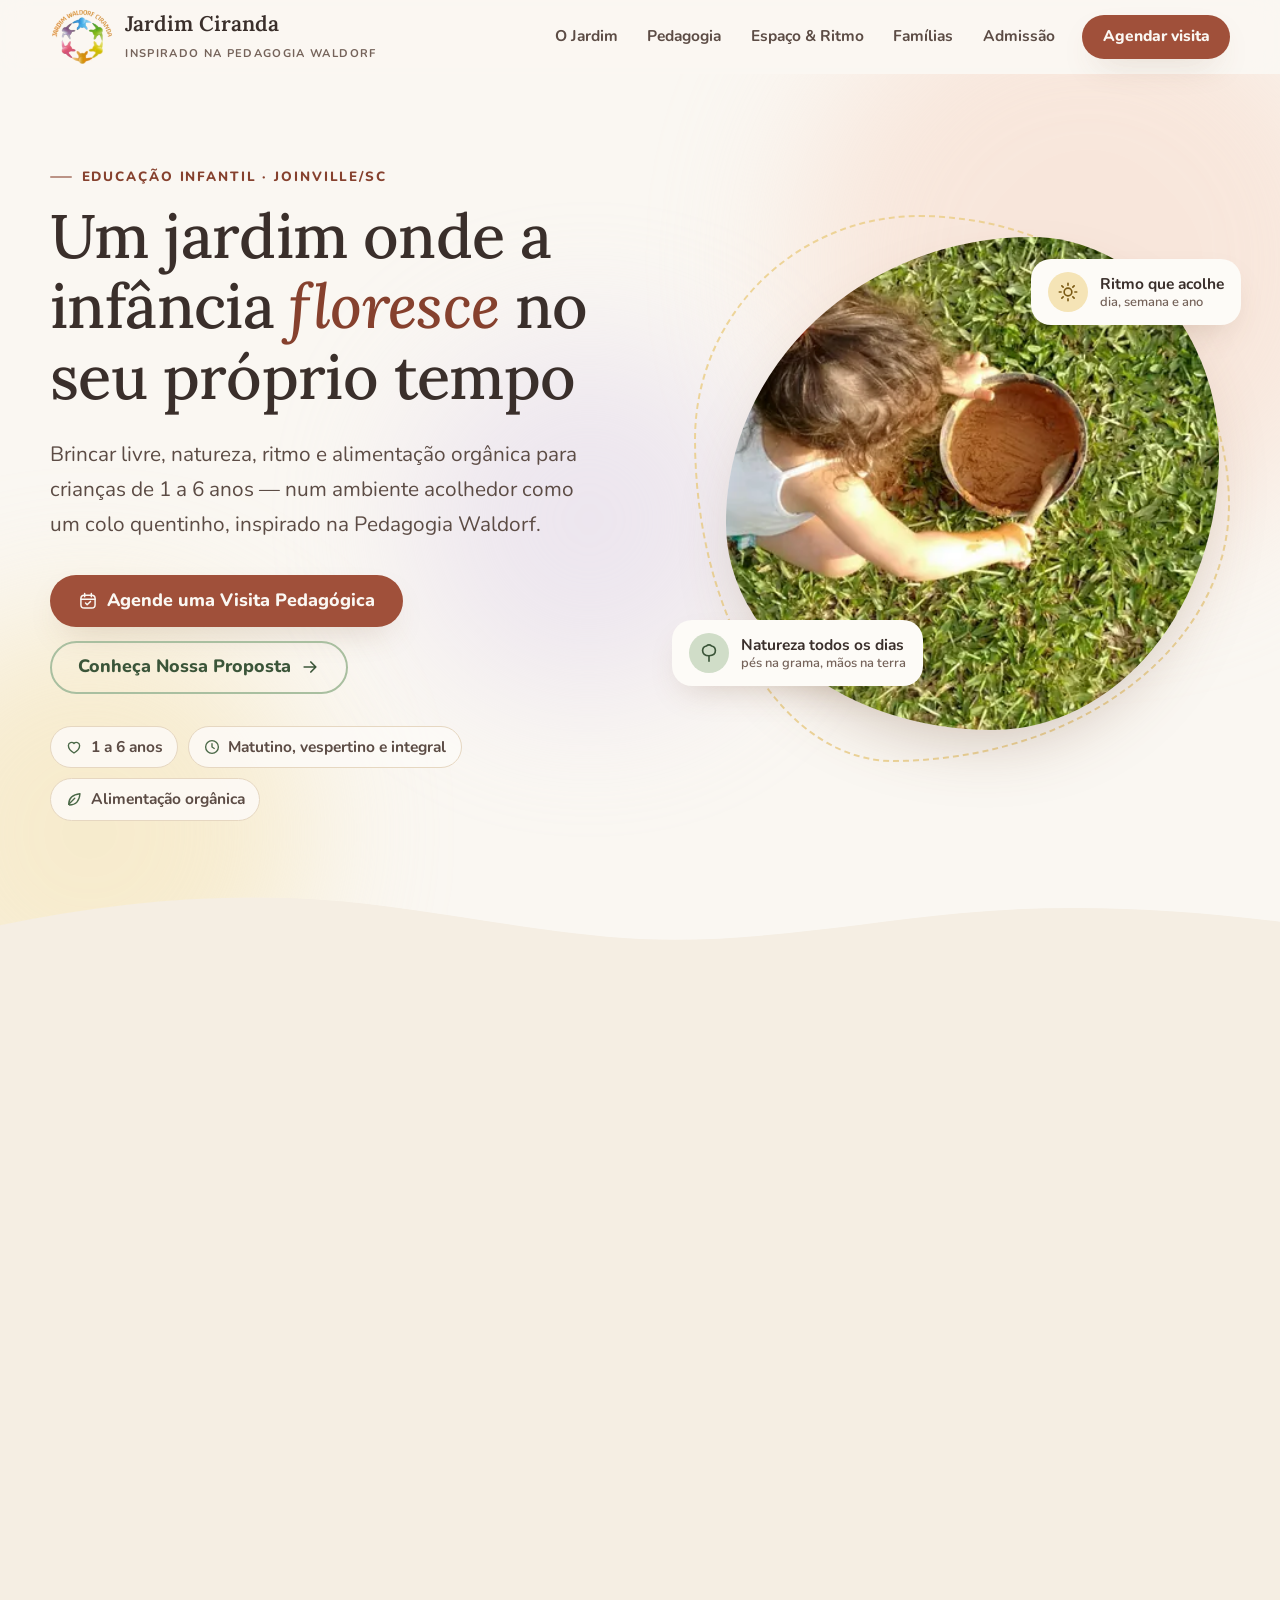
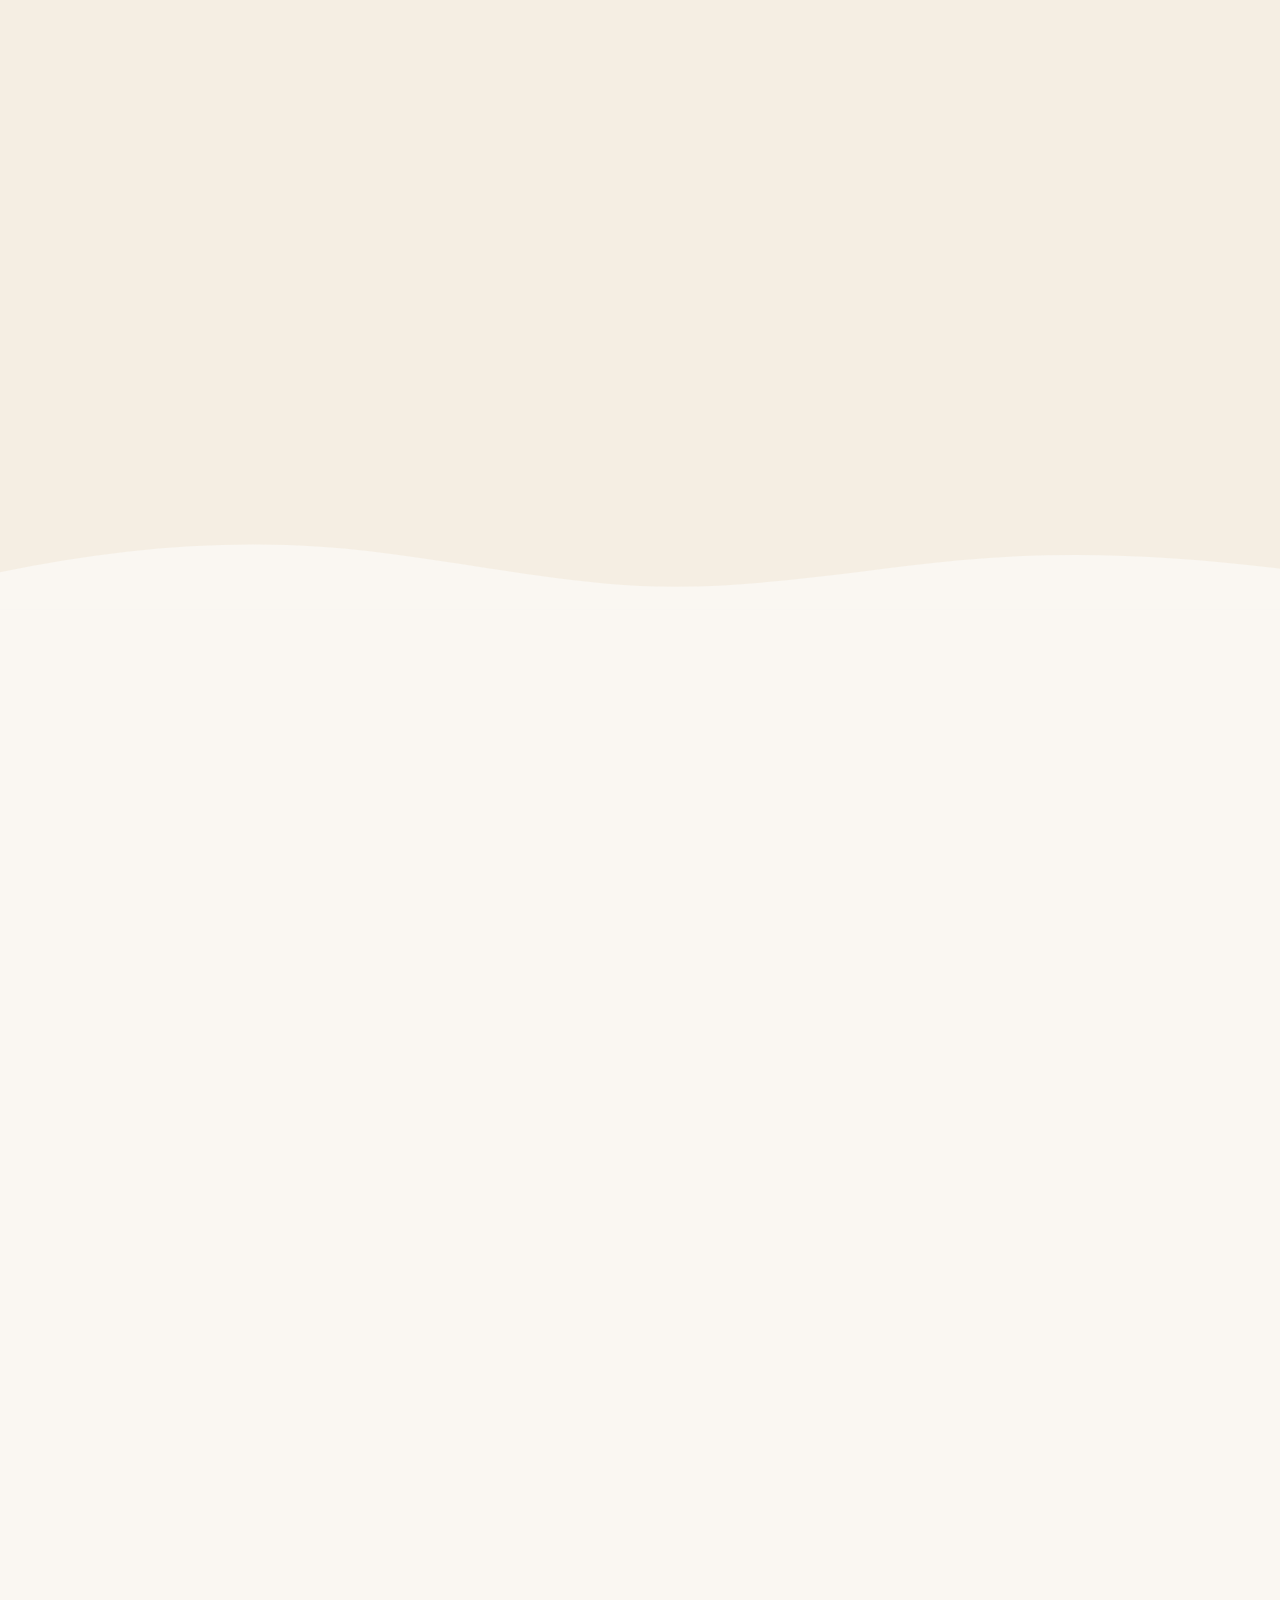
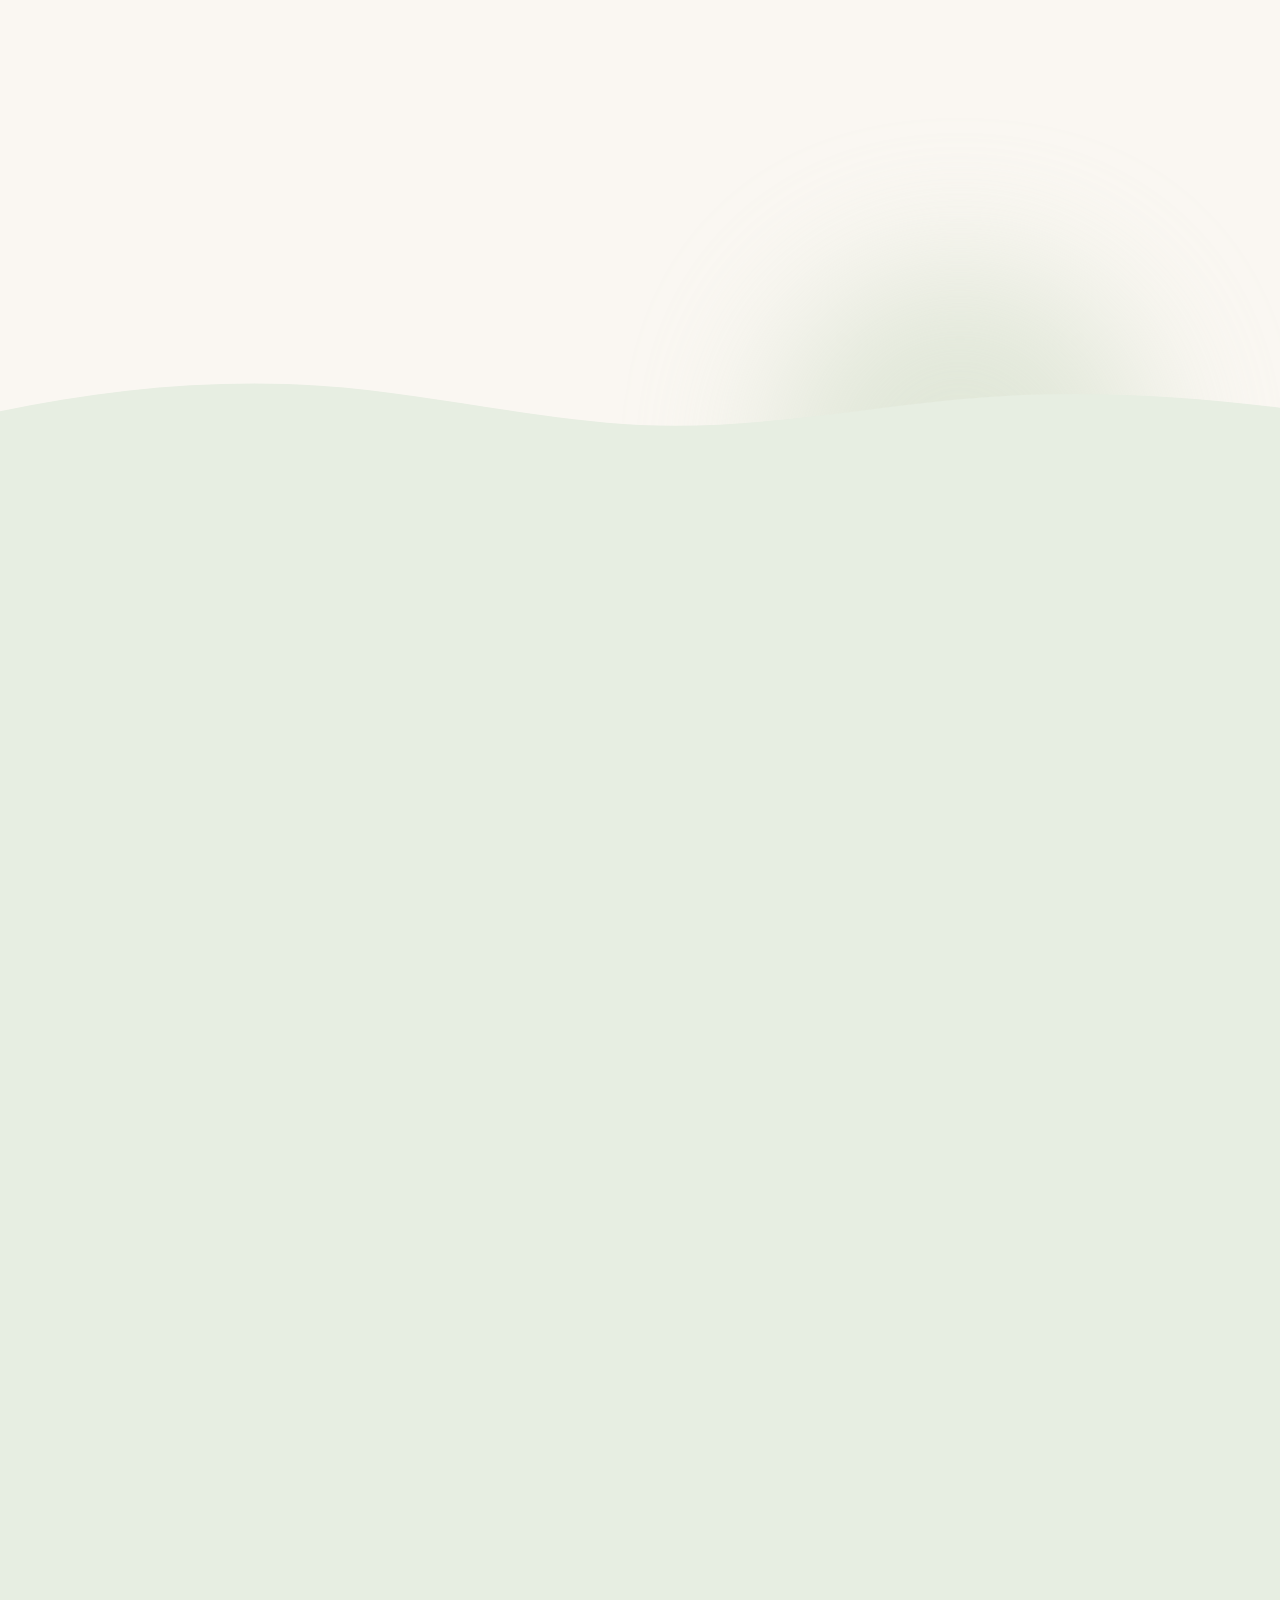
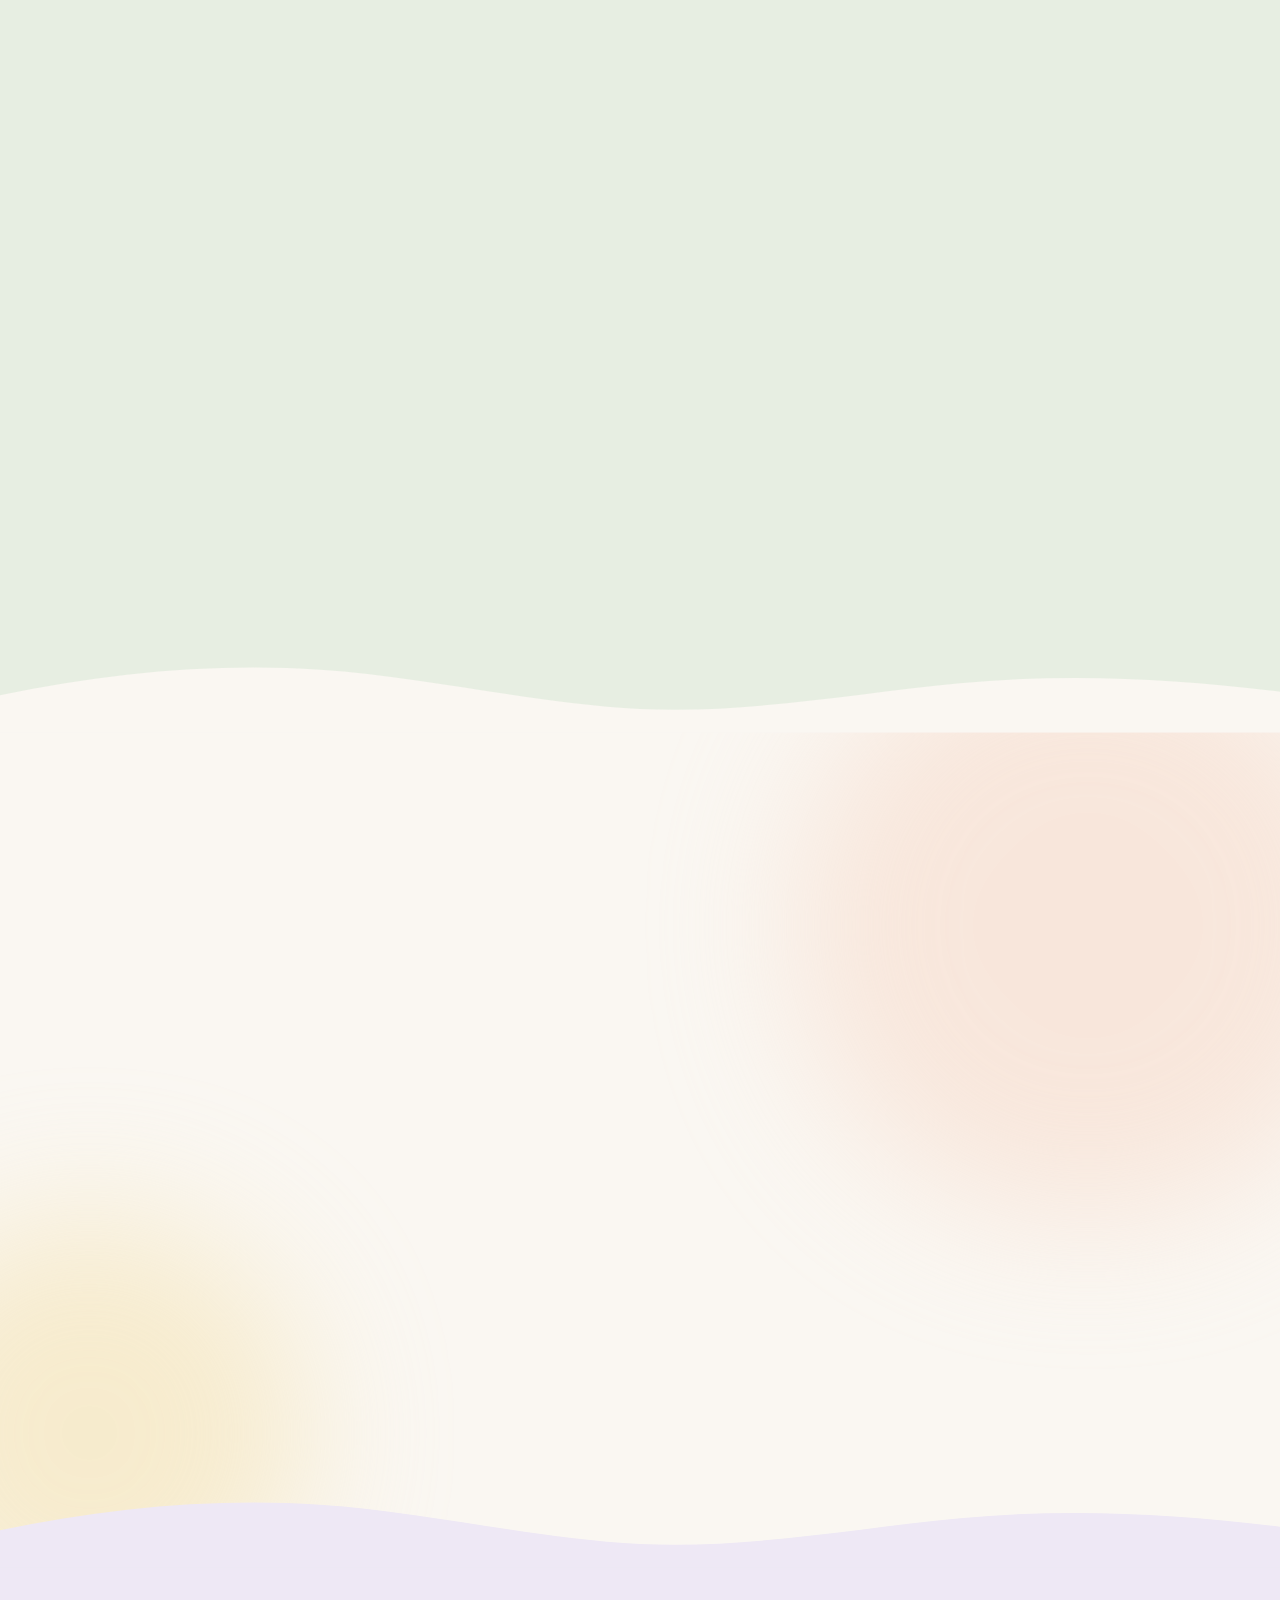
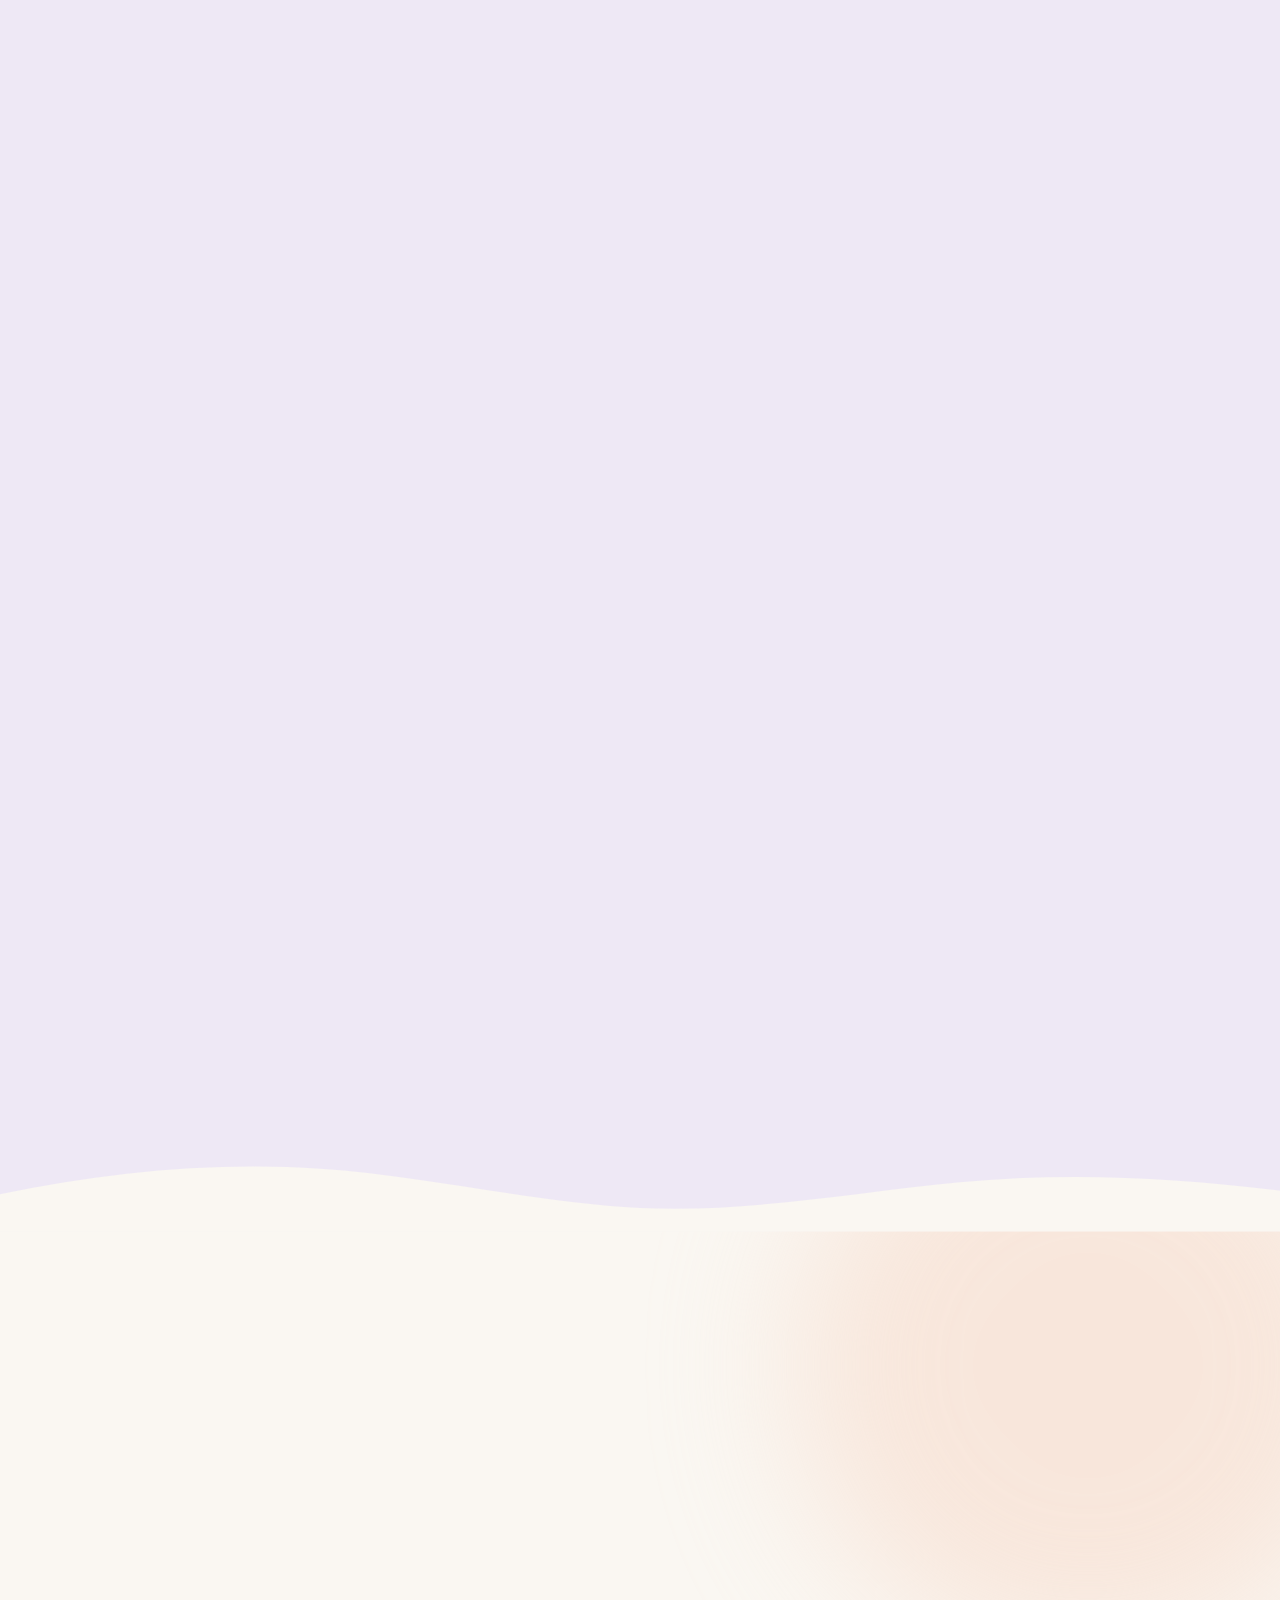
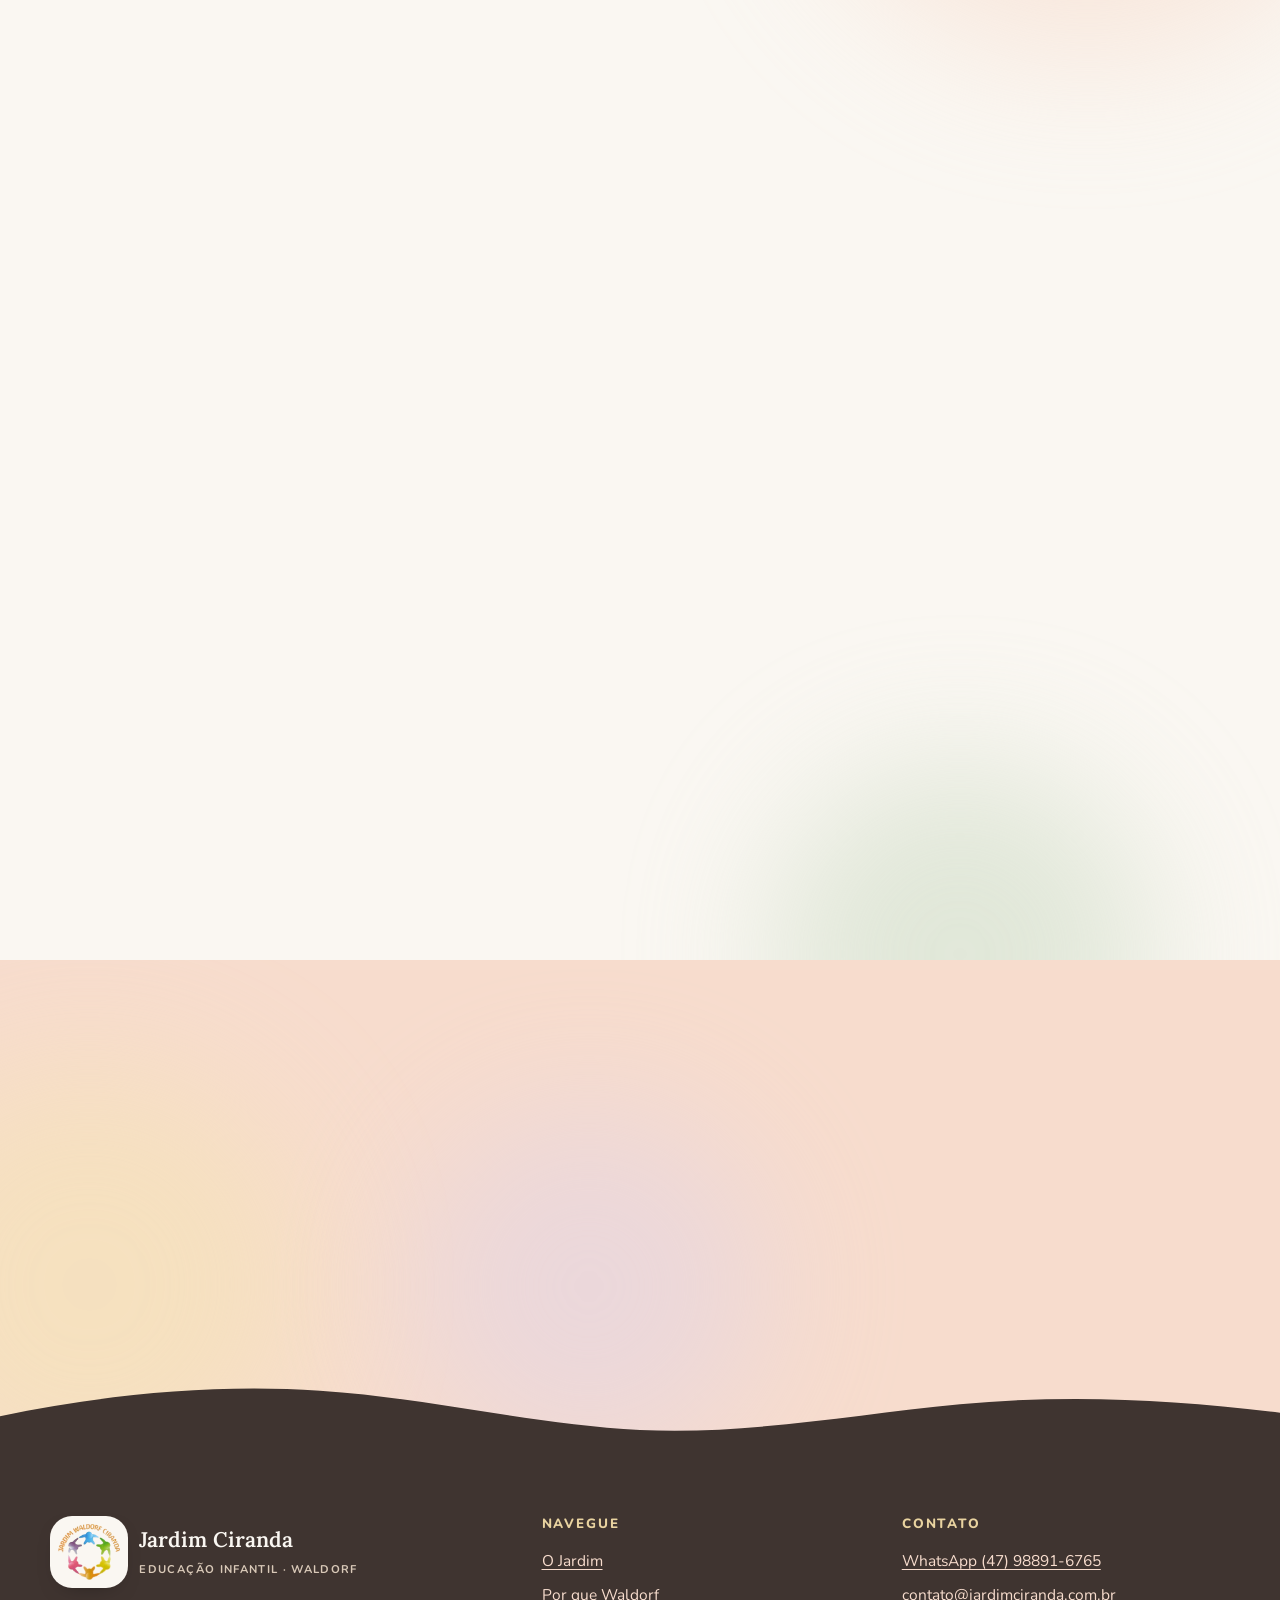
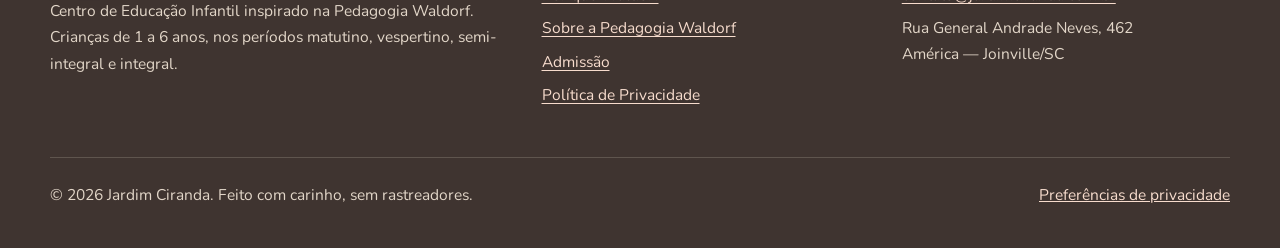
<file: index.html>
<!doctype html>
<html lang="pt-BR">

<head>
  <meta charset="utf-8">
  <meta name="viewport" content="width=device-width, initial-scale=1">

  <!-- =========================================================
       SEGURANÇA (GitHub Pages não permite cabeçalhos HTTP próprios)
       CSP estrita: nenhum script/estilo inline, nada de terceiros
       exceto os endpoints de formulário e iframes sob demanda.
       ========================================================= -->
  <meta http-equiv="Content-Security-Policy"
    content="default-src 'self'; script-src 'self'; style-src 'self'; img-src 'self' data:; font-src 'self'; connect-src 'self' https://api.web3forms.com https://formspree.io; frame-src https://www.openstreetmap.org; form-action 'self' https://api.web3forms.com https://formspree.io; base-uri 'self'; object-src 'none'; manifest-src 'self'; worker-src 'none'; upgrade-insecure-requests">
  <meta name="referrer" content="strict-origin-when-cross-origin">

  <!-- =========================== SEO =========================== -->
  <title>Jardim Ciranda | Educação Infantil Waldorf em Joinville/SC</title>
  <meta name="description"
    content="Jardim de infância inspirado na Pedagogia Waldorf em Joinville/SC. Brincar livre, natureza, ritmo e alimentação orgânica para crianças de 1 a 6 anos. Agende uma visita pedagógica.">
  <link rel="canonical" href="https://jardimciranda.com.br/">
  <link rel="alternate" hreflang="pt-BR" href="https://jardimciranda.com.br/">
  <meta name="robots" content="index, follow, max-image-preview:large">
  <meta name="theme-color" content="#faf7f2">
  <meta name="color-scheme" content="light">
  <meta name="format-detection" content="telephone=no">
  <meta name="geo.region" content="BR-SC">
  <meta name="geo.placename" content="Joinville">
  <meta name="geo.position" content="-26.2799649;-48.8545398">
  <meta name="ICBM" content="-26.2799649, -48.8545398">

  <!-- Open Graph (pré-visualização no WhatsApp, Facebook, Instagram) -->
  <meta property="og:type" content="website">
  <meta property="og:locale" content="pt_BR">
  <meta property="og:site_name" content="Jardim Ciranda">
  <meta property="og:url" content="https://jardimciranda.com.br/">
  <meta property="og:title" content="Jardim Ciranda — Educação Infantil Waldorf em Joinville">
  <meta property="og:description"
    content="Um jardim onde a infância floresce no seu próprio tempo: brincar livre, natureza, ritmo e alimentação orgânica. Agende uma visita.">
  <meta property="og:image" content="https://jardimciranda.com.br/assets/img/og-jardim-ciranda.jpg">
  <meta property="og:image:secure_url" content="https://jardimciranda.com.br/assets/img/og-jardim-ciranda.jpg">
  <meta property="og:image:type" content="image/jpeg">
  <meta property="og:image:width" content="1200">
  <meta property="og:image:height" content="630">
  <meta property="og:image:alt"
    content="Criança de costas brincando com terra e colher de pau sobre a grama do Jardim Ciranda">
  <meta name="twitter:card" content="summary_large_image">
  <meta name="twitter:title" content="Jardim Ciranda — Educação Infantil Waldorf em Joinville">
  <meta name="twitter:description"
    content="Brincar livre, natureza, ritmo e alimentação orgânica para crianças de 1 a 6 anos.">
  <meta name="twitter:image" content="https://jardimciranda.com.br/assets/img/og-jardim-ciranda.jpg">

  <!-- Ícones e manifesto -->
  <link rel="icon" href="assets/img/favicon.ico" sizes="any">
  <link rel="icon" href="assets/img/favicon-64.png" type="image/png">
  <link rel="apple-touch-icon" href="assets/img/apple-touch-icon.png">
  <link rel="manifest" href="site.webmanifest">

  <!-- Performance: fontes e imagem LCP pré-carregadas (mesmo domínio) -->
  <link rel="preload" href="assets/fonts/lora-var.woff2" as="font" type="font/woff2" crossorigin>
  <link rel="preload" href="assets/fonts/nunito-var.woff2" as="font" type="font/woff2" crossorigin>
  <link rel="preload" as="image" type="image/webp"
    imagesrcset="assets/img/jardim-crianca-brincando-terra-640.webp 640w, assets/img/jardim-crianca-brincando-terra-1280.webp 1280w"
    imagesizes="(max-width: 900px) 90vw, 560px" fetchpriority="high">

  <link rel="stylesheet" href="assets/css/styles.css">
  <script src="assets/js/config.js" defer></script>
  <script src="assets/js/main.js" defer></script>
  <script src="assets/js/form.js" defer></script>

  <!-- Dados estruturados (Schema.org) — bloco de dados, não é executado pelo navegador -->
  <script type="application/ld+json">
  {
    "@context": "https://schema.org",
    "@graph": [
      {
        "@type": ["Preschool", "ChildCare"],
        "@id": "https://jardimciranda.com.br/#escola",
        "name": "Jardim Ciranda",
        "alternateName": "Jardim Waldorf Ciranda",
        "description": "Centro de Educação Infantil inspirado na Pedagogia Waldorf para crianças de 1 a 6 anos, com brincar livre, contato com a natureza e alimentação orgânica, inclusiva e integral.",
        "url": "https://jardimciranda.com.br/",
        "logo": "https://jardimciranda.com.br/assets/img/logo-jardim-ciranda.png",
        "image": [
          "https://jardimciranda.com.br/assets/img/og-jardim-ciranda.jpg",
          "https://jardimciranda.com.br/assets/img/jardim-crianca-explorando-grama-1280.webp"
        ],
        "telephone": "+55-47-98891-6765",
        "email": "contato@jardimciranda.com.br",
        "address": {
          "@type": "PostalAddress",
          "streetAddress": "Rua General Andrade Neves, 462 - América",
          "addressLocality": "Joinville",
          "addressRegion": "SC",
          "postalCode": "89204-390",
          "addressCountry": "BR"
        },
        "geo": { "@type": "GeoCoordinates", "latitude": -26.2799649, "longitude": -48.8545398 },
        "hasMap": "https://www.openstreetmap.org/?mlat=-26.2799649&mlon=-48.8545398#map=18/-26.2799649/-48.8545398",
        "areaServed": { "@type": "City", "name": "Joinville" },
        "openingHoursSpecification": [{
          "@type": "OpeningHoursSpecification",
          "dayOfWeek": ["Monday", "Tuesday", "Wednesday", "Thursday", "Friday"],
          "opens": "07:30",
          "closes": "18:30"
        }],
        "audience": { "@type": "EducationalAudience", "educationalRole": "student", "audienceType": "Crianças de 1 a 6 anos" },
        "knowsAbout": ["Pedagogia Waldorf", "Antroposofia", "Educação Infantil", "Brincar livre", "Alimentação orgânica"],
        "contactPoint": {
          "@type": "ContactPoint",
          "telephone": "+55-47-98891-6765",
          "contactType": "admissions",
          "availableLanguage": "Portuguese"
        },
        "potentialAction": {
          "@type": "ReserveAction",
          "name": "Agendar visita pedagógica",
          "target": "https://jardimciranda.com.br/#contato"
        }
      },
      {
        "@type": "WebSite",
        "@id": "https://jardimciranda.com.br/#website",
        "url": "https://jardimciranda.com.br/",
        "name": "Jardim Ciranda",
        "inLanguage": "pt-BR",
        "publisher": { "@id": "https://jardimciranda.com.br/#escola" }
      },
      {
        "@type": "FAQPage",
        "mainEntity": [
          { "@type": "Question", "name": "Qual a idade das crianças atendidas?", "acceptedAnswer": { "@type": "Answer", "text": "Acolhemos crianças de 1 a 6 anos, em grupos organizados conforme a fase de desenvolvimento." } },
          { "@type": "Question", "name": "Quais são os horários?", "acceptedAnswer": { "@type": "Answer", "text": "Oferecemos os períodos matutino, vespertino, semi-integral e integral." } },
          { "@type": "Question", "name": "Como é a alimentação?", "acceptedAnswer": { "@type": "Answer", "text": "A alimentação é principalmente orgânica, inclusiva e integral, preparada com carinho e com um cardápio que segue um ritmo semanal." } }
        ]
      }
    ]
  }
  </script>
</head>

<body>
  <a class="skip-link" href="#conteudo">Pular para o conteúdo</a>

  <!-- Sprite de ícones (SVG inline é permitido pela CSP) -->
  <svg xmlns="http://www.w3.org/2000/svg" class="sr-only" aria-hidden="true" focusable="false">
    <symbol id="i-whatsapp" viewBox="0 0 24 24">
      <path fill="currentColor"
        d="M12.04 2a9.9 9.9 0 0 0-8.5 15l-1.4 5.1 5.2-1.4A9.9 9.9 0 1 0 12.04 2Zm0 18.1a8.2 8.2 0 0 1-4.2-1.2l-.3-.2-3.1.8.8-3-.2-.3a8.2 8.2 0 1 1 7 3.9Zm4.5-6.1c-.2-.1-1.5-.7-1.7-.8-.2-.1-.4-.1-.6.1l-.8 1c-.1.2-.3.2-.5.1a6.7 6.7 0 0 1-3.3-2.9c-.3-.4.3-.4.7-1.3.1-.2 0-.3 0-.4l-.8-1.8c-.2-.5-.4-.4-.6-.4h-.5a1 1 0 0 0-.7.3 3 3 0 0 0-.9 2.2 5.2 5.2 0 0 0 1.1 2.7 11.8 11.8 0 0 0 4.5 4c1.7.7 2.3.8 3.2.6a2.7 2.7 0 0 0 1.8-1.2 2.2 2.2 0 0 0 .1-1.3c0-.1-.2-.2-.5-.3Z" />
    </symbol>
    <symbol id="i-calendar" viewBox="0 0 24 24" fill="none" stroke="currentColor" stroke-width="1.8"
      stroke-linecap="round" stroke-linejoin="round">
      <rect x="3.5" y="5" width="17" height="15.5" rx="4" />
      <path d="M8 3v4M16 3v4M3.5 10h17M9 14.5l2 2 4-4" />
    </symbol>
    <symbol id="i-leaf" viewBox="0 0 24 24" fill="none" stroke="currentColor" stroke-width="1.8" stroke-linecap="round"
      stroke-linejoin="round">
      <path d="M5 19c0-8 5-13 15-14-1 10-6 15-14 15" />
      <path d="M5 19 13 11" />
    </symbol>
    <symbol id="i-sun" viewBox="0 0 24 24" fill="none" stroke="currentColor" stroke-width="1.8" stroke-linecap="round">
      <circle cx="12" cy="12" r="4.2" />
      <path
        d="M12 2.5v2M12 19.5v2M2.5 12h2M19.5 12h2M5.3 5.3l1.4 1.4M17.3 17.3l1.4 1.4M5.3 18.7l1.4-1.4M17.3 6.7l1.4-1.4" />
    </symbol>
    <symbol id="i-rhythm" viewBox="0 0 24 24" fill="none" stroke="currentColor" stroke-width="1.8"
      stroke-linecap="round">
      <path d="M2.5 12c2.4-6 4.8-6 7.1 0s4.8 6 7.2 0 3.6-3 4.7-1.5" />
    </symbol>
    <symbol id="i-play" viewBox="0 0 24 24" fill="none" stroke="currentColor" stroke-width="1.8" stroke-linecap="round"
      stroke-linejoin="round">
      <path d="M4 20h16M6 20V10l6-5 6 5v10" />
      <rect x="10" y="13" width="4" height="7" rx="1" />
    </symbol>
    <symbol id="i-tree" viewBox="0 0 24 24" fill="none" stroke="currentColor" stroke-width="1.8" stroke-linecap="round"
      stroke-linejoin="round">
      <path d="M12 21v-6" />
      <path
        d="M12 15c-4.5 0-7-2.4-7-5.6A5.3 5.3 0 0 1 9 4.4a4.6 4.6 0 0 1 6 0 5.3 5.3 0 0 1 4 5c0 3.2-2.5 5.6-7 5.6Z" />
    </symbol>
    <symbol id="i-bread" viewBox="0 0 24 24" fill="none" stroke="currentColor" stroke-width="1.8" stroke-linecap="round"
      stroke-linejoin="round">
      <path
        d="M5 11a4 4 0 0 1 1-7.5C8 3 10 4 12 4s4-1 6-.5A4 4 0 0 1 19 11v8a1.5 1.5 0 0 1-1.5 1.5h-11A1.5 1.5 0 0 1 5 19Z" />
      <path d="M9 9l1.5 1.5M13 8l1.5 1.5" />
    </symbol>
    <symbol id="i-heart" viewBox="0 0 24 24" fill="none" stroke="currentColor" stroke-width="1.8" stroke-linecap="round"
      stroke-linejoin="round">
      <path d="M12 20s-7.5-4.4-7.5-10A4.3 4.3 0 0 1 12 7.4 4.3 4.3 0 0 1 19.5 10c0 5.6-7.5 10-7.5 10Z" />
    </symbol>
    <symbol id="i-family" viewBox="0 0 24 24" fill="none" stroke="currentColor" stroke-width="1.8"
      stroke-linecap="round" stroke-linejoin="round">
      <circle cx="7" cy="6" r="2.3" />
      <circle cx="17" cy="6" r="2.3" />
      <circle cx="12" cy="12.5" r="1.8" />
      <path d="M3.5 20v-5a3.5 3.5 0 0 1 7 0M13.5 15a3.5 3.5 0 0 1 7 0v5M9.5 20v-2a2.5 2.5 0 0 1 5 0v2" />
    </symbol>
    <symbol id="i-pin" viewBox="0 0 24 24" fill="none" stroke="currentColor" stroke-width="1.8" stroke-linecap="round"
      stroke-linejoin="round">
      <path d="M12 21s-7-6.1-7-11.5a7 7 0 0 1 14 0C19 14.9 12 21 12 21Z" />
      <circle cx="12" cy="9.5" r="2.5" />
    </symbol>
    <symbol id="i-mail" viewBox="0 0 24 24" fill="none" stroke="currentColor" stroke-width="1.8" stroke-linecap="round"
      stroke-linejoin="round">
      <rect x="3" y="5" width="18" height="14" rx="3.5" />
      <path d="m4 7 8 6 8-6" />
    </symbol>
    <symbol id="i-clock" viewBox="0 0 24 24" fill="none" stroke="currentColor" stroke-width="1.8"
      stroke-linecap="round">
      <circle cx="12" cy="12" r="8.5" />
      <path d="M12 7.5V12l3 2" />
    </symbol>
    <symbol id="i-shield" viewBox="0 0 24 24" fill="none" stroke="currentColor" stroke-width="1.8"
      stroke-linecap="round" stroke-linejoin="round">
      <path d="M12 3 5 6v5.5c0 4.4 3 8 7 9.5 4-1.5 7-5.1 7-9.5V6Z" />
      <path d="m9 12 2 2 4-4" />
    </symbol>
    <symbol id="i-star" viewBox="0 0 24 24">
      <path fill="currentColor" d="m12 3 2.7 5.6 6.1.9-4.4 4.3 1 6.1L12 17l-5.4 2.9 1-6.1-4.4-4.3 6.1-.9Z" />
    </symbol>
    <symbol id="i-arrow" viewBox="0 0 24 24" fill="none" stroke="currentColor" stroke-width="2" stroke-linecap="round"
      stroke-linejoin="round">
      <path d="M5 12h14M13 6l6 6-6 6" />
    </symbol>
    <symbol id="i-wave" viewBox="0 0 1440 90" preserveAspectRatio="none">
      <path d="M0 46c120-26 240-38 360-30s240 40 360 46 240-18 360-30 240-6 360 10V90H0Z" />
    </symbol>
  </svg>

  <!-- ============================ CABEÇALHO ============================ -->
  <header class="site-header" id="topo">
    <div class="container">
      <a class="brand" href="./" aria-label="Jardim Ciranda — página inicial">
        <img class="brand__logo" src="assets/img/logo-jardim-ciranda.webp" width="212" height="192" alt=""
          decoding="async">
        <span>
          <span class="brand__name">Jardim Ciranda</span>
          <span class="brand__tag">Inspirado na Pedagogia Waldorf</span>
        </span>
      </a>

      <button class="nav-toggle" type="button" aria-expanded="false" aria-controls="menu-principal"
        aria-label="Abrir menu">
        <span></span>
      </button>

      <nav class="nav" id="menu-principal" aria-label="Menu principal">
        <ul class="nav__list" role="list">
          <li><a href="#sobre">O Jardim</a></li>
          <li><a href="#pedagogia">Pedagogia</a></li>
          <li><a href="#espaco">Espaço &amp; Ritmo</a></li>
          <li><a href="#familias">Famílias</a></li>
          <li><a href="#admissao">Admissão</a></li>
        </ul>
        <a class="btn btn--sm" href="#contato">Agendar visita</a>
      </nav>
    </div>
  </header>

  <main id="conteudo" tabindex="-1">

    <!-- ============================ 1. HERO ============================ -->
    <section class="hero" aria-labelledby="hero-titulo">
      <div class="lazur" aria-hidden="true"><span class="l1"></span><span class="l2"></span><span class="l3"></span>
      </div>

      <div class="container hero__grid">
        <div>
          <p class="eyebrow">Educação Infantil · Joinville/SC</p>
          <h1 id="hero-titulo">Um jardim onde a infância <em>floresce</em> no seu próprio tempo</h1>
          <p class="hero__lead">
            Brincar livre, natureza, ritmo e alimentação orgânica para crianças de 1 a 6 anos —
            num ambiente acolhedor como um colo quentinho, inspirado na Pedagogia Waldorf.
          </p>
          <div class="hero__ctas">
            <a class="btn" href="#contato" id="cta-hero-visita">
              <svg aria-hidden="true">
                <use href="#i-calendar" />
              </svg>
              Agende uma Visita Pedagógica
            </a>
            <a class="btn btn--ghost" href="#pedagogia" id="cta-hero-proposta">
              Conheça Nossa Proposta
              <svg aria-hidden="true">
                <use href="#i-arrow" />
              </svg>
            </a>
          </div>
          <ul class="hero__chips" role="list">
            <li class="chip"><svg aria-hidden="true">
                <use href="#i-heart" />
              </svg>1 a 6 anos</li>
            <li class="chip"><svg aria-hidden="true">
                <use href="#i-clock" />
              </svg>Matutino, vespertino e integral</li>
            <li class="chip"><svg aria-hidden="true">
                <use href="#i-leaf" />
              </svg>Alimentação orgânica</li>
          </ul>
        </div>

        <div class="hero__media">
          <span class="hero__ring" aria-hidden="true"></span>
          <div class="hero__blob">
            <!-- Imagem original do site (criança de costas, sem rosto) — LCP: sem lazy-loading -->
            <img src="assets/img/jardim-crianca-brincando-terra-1280.webp"
              srcset="assets/img/jardim-crianca-brincando-terra-640.webp 640w, assets/img/jardim-crianca-brincando-terra-1280.webp 1280w"
              sizes="(max-width: 900px) 90vw, 560px" width="1280" height="806"
              alt="Vista de cima de uma criança, de costas, mexendo terra numa panela com colher de pau sobre a grama"
              fetchpriority="high" decoding="async">
          </div>
          <div class="hero__card hero__card--a" aria-hidden="true">
            <span class="dot"><svg>
                <use href="#i-tree" />
              </svg></span>
            <span>Natureza todos os dias<small>pés na grama, mãos na terra</small></span>
          </div>
          <div class="hero__card hero__card--b" aria-hidden="true">
            <span class="dot"><svg>
                <use href="#i-sun" />
              </svg></span>
            <span>Ritmo que acolhe<small>dia, semana e ano</small></span>
          </div>
        </div>
      </div>

      <svg class="wave wave--bottom wave--to-alt" aria-hidden="true" viewBox="0 0 1440 90" preserveAspectRatio="none">
        <use href="#i-wave" />
      </svg>
    </section>

    <!-- ============================ MANIFESTO / SOBRE ============================ -->
    <section class="section section--alt" id="sobre" aria-labelledby="sobre-titulo">
      <div class="container manifesto">
        <div class="manifesto__media reveal">
          <img src="assets/img/jardim-crianca-explorando-grama-1280.webp"
            srcset="assets/img/jardim-crianca-explorando-grama-640.webp 640w, assets/img/jardim-crianca-explorando-grama-1280.webp 1280w"
            sizes="(max-width: 860px) 92vw, 480px" width="1280" height="960"
            alt="Criança descalça, com o rosto voltado para baixo, apoiando as mãos numa tábua de madeira inclinada sobre a grama ensolarada"
            loading="lazy" decoding="async">
          <span class="stamp" aria-hidden="true">Aqui é assim!</span>
        </div>

        <div class="manifesto__text reveal d1">
          <p class="eyebrow">O Jardim Ciranda</p>
          <h2 id="sobre-titulo">Imagine…</h2>
          <p>
            …um Jardim de Infância daqueles que traz o cheiro da flor e da terra, da brisa do vento e do calor do sol,
            da música de roda e do aconchego. Que segue o ritmo tranquilo da vida, que permite o sono que restabelece
            e a alimentação que revigora.
          </p>
          <p>
            Um Jardim com colo quentinho que acolhe, que conta uma história e deixa a criança brincar. Onde a criança
            sente-se em casa, com brinquedos feitos com o carinho das mãos e em materiais naturais.
          </p>
          <p class="highlight">Aqui tudo vibra em alegria, respira brincar livre e se envolve na Natureza.</p>
          <p>
            Fundado para trazer às crianças de Joinville uma educação inspirada na Pedagogia Waldorf, o Jardim Ciranda
            existe para contribuir com a formação de seres humanos livres. E os pais? Participam ativamente,
            trazendo o exemplo do cuidado e do trabalho comunitário — fazendo do nosso jardim um lugar ainda mais vivo.
          </p>
          <figure class="quote">
            <blockquote>
              <p>“A nossa mais elevada tarefa deve ser a de formar seres humanos livres que sejam capazes de, por si
                mesmos, encontrar propósito e direção para suas vidas.”</p>
            </blockquote>
            <figcaption><cite>— Rudolf Steiner</cite></figcaption>
          </figure>
        </div>
      </div>
      <svg class="wave wave--bottom wave--to-cream" aria-hidden="true" viewBox="0 0 1440 90" preserveAspectRatio="none">
        <use href="#i-wave" />
      </svg>
    </section>

    <!-- ============================ 2. POR QUE WALDORF ============================ -->
    <section class="section" id="pedagogia" aria-labelledby="pedagogia-titulo">
      <div class="lazur" aria-hidden="true"><span class="l4"></span></div>
      <div class="container">
        <header class="section-head reveal">
          <p class="eyebrow">Por que a Pedagogia Waldorf</p>
          <h2 id="pedagogia-titulo">Uma infância inteira, vivida com <em>presença</em></h2>
          <p>
            No primeiro setênio (0 a 7 anos), a criança aprende pela imitação, pelo movimento e pelos sentidos.
            Por isso cuidamos do ambiente, do ritmo e do exemplo — e não da antecipação de conteúdos.
          </p>
        </header>

        <ul class="pillars" role="list">
          <li class="pillar tint-ochre reveal">
            <span class="pillar__icon" aria-hidden="true"><svg>
                <use href="#i-rhythm" />
              </svg></span>
            <h3>Ritmo que dá segurança</h3>
            <p>A alternância entre concentração e expansão — o “inspirar e expirar” do dia — traz previsibilidade, calma
              e confiança para a criança.</p>
          </li>
          <li class="pillar tint-peach reveal d1">
            <span class="pillar__icon" aria-hidden="true"><svg>
                <use href="#i-play" />
              </svg></span>
            <h3>Brincar livre</h3>
            <p>Brinquedos simples e naturais, muitos feitos à mão, convidam a fantasia a dar o “acabamento” — a
              imaginação é a grande professora.</p>
          </li>
          <li class="pillar tint-sage reveal d2">
            <span class="pillar__icon" aria-hidden="true"><svg>
                <use href="#i-tree" />
              </svg></span>
            <h3>Natureza todos os dias</h3>
            <p>Explorar, correr, subir, balançar, pisar na grama e mexer na terra: o corpo saudável é a base de um
              pensar vivo e ativo.</p>
          </li>
          <li class="pillar tint-rose reveal">
            <span class="pillar__icon" aria-hidden="true"><svg>
                <use href="#i-bread" />
              </svg></span>
            <h3>Alimentação que revigora</h3>
            <p>Comida principalmente orgânica, inclusiva e integral, com cereais, frutas, legumes e mel — preparada com
              as crianças, num cardápio com ritmo semanal.</p>
          </li>
          <li class="pillar tint-lavender reveal d1">
            <span class="pillar__icon" aria-hidden="true"><svg>
                <use href="#i-heart" />
              </svg></span>
            <h3>Respeito ao tempo da infância</h3>
            <p>Sem aceleração nem ensino formal precoce. Cada conquista — andar, falar, pensar — é vivida plenamente,
              com qualidade acima de quantidade.</p>
          </li>
          <li class="pillar tint-sky reveal d2">
            <span class="pillar__icon" aria-hidden="true"><svg>
                <use href="#i-family" />
              </svg></span>
            <h3>Escola e família juntas</h3>
            <p>Encontros, festas, mutirões e grupos de estudo: os pais participam ativamente e caminham conosco na
              educação de seus filhos.</p>
          </li>
        </ul>

        <div class="cta-inline reveal">
          <p>Quer sentir esse ambiente de perto?</p>
          <a class="btn" href="#contato" id="cta-pedagogia-visita">
            <svg aria-hidden="true">
              <use href="#i-calendar" />
            </svg>
            Agende uma Visita Pedagógica
          </a>
          <p class="note"><a href="pedagogia-waldorf/">Leia mais sobre a Pedagogia Waldorf e Rudolf Steiner →</a></p>
        </div>
      </div>
      <svg class="wave wave--bottom wave--to-sage" aria-hidden="true" viewBox="0 0 1440 90" preserveAspectRatio="none">
        <use href="#i-wave" />
      </svg>
    </section>

    <!-- ============================ 3. ESPAÇO & RITMO ============================ -->
    <section class="section section--sage" id="espaco" aria-labelledby="espaco-titulo">
      <div class="container">
        <header class="section-head reveal">
          <p class="eyebrow">Nosso espaço e rotina</p>
          <h2 id="espaco-titulo">Um lugar pensado para os <em>sentidos</em></h2>
          <p>Cada objeto tem seu valor e seu lugar. Materiais naturais, cores suaves e muito verde: um prolongamento do
            lar.</p>
        </header>

        <!-- Galeria: imagens sem rostos geradas por IA (mãos, costas, materiais e infância) -->
        <div class="gallery">
          <figure class="tall wide reveal">
            <img src="assets/img/caminho-no-jardim-1280.webp"
              srcset="assets/img/caminho-no-jardim-640.webp 640w, assets/img/caminho-no-jardim-1280.webp 1280w"
              sizes="(max-width: 860px) 92vw, 580px" width="1280" height="714"
              alt="Três crianças de costas, de mãos dadas, caminhando descalças por uma trilha de grama em direção a uma grande mangueira ao entardecer"
              loading="lazy" decoding="async">
          </figure>
          <figure class="reveal d1">
            <img src="assets/img/brinquedos-naturais-640.webp"
              srcset="assets/img/brinquedos-naturais-640.webp 640w, assets/img/brinquedos-naturais-1280.webp 1200w"
              sizes="(max-width: 860px) 46vw, 280px" width="1200" height="896"
              alt="Sala com brinquedos de madeira natural, arco-íris de madeira, sedas coloridas, cesto de bolas de lã e boneca Waldorf de pano"
              loading="lazy" decoding="async">
          </figure>
          <figure class="tall reveal d2">
            <img src="assets/img/horta-colheita-640.webp"
              srcset="assets/img/horta-colheita-640.webp 640w, assets/img/horta-colheita-1280.webp 1200w"
              sizes="(max-width: 860px) 46vw, 280px" width="1200" height="896"
              alt="Mãos pequenas sujas de terra segurando cenouras e alface recém-colhidas na horta" loading="lazy"
              decoding="async">
          </figure>
          <figure class="reveal d1">
            <img src="assets/img/mesa-da-epoca-640.webp"
              srcset="assets/img/mesa-da-epoca-640.webp 640w, assets/img/mesa-da-epoca-1280.webp 1200w"
              sizes="(max-width: 860px) 46vw, 280px" width="1200" height="896"
              alt="Mesa da época com sedas em tons pêssego e sálvia, pinhas, folhas de outono, pedras, vela de cera e gnomos de feltro"
              loading="lazy" decoding="async">
          </figure>
          <figure class="wide reveal">
            <img src="assets/img/maos-amassando-pao-640.webp"
              srcset="assets/img/maos-amassando-pao-640.webp 640w, assets/img/maos-amassando-pao-1280.webp 1200w"
              sizes="(max-width: 860px) 92vw, 580px" width="1200" height="700"
              alt="Mãos de criança amassando pão integral sobre mesa de madeira polvilhada de farinha" loading="lazy"
              decoding="async">
          </figure>
          <figure class="reveal d1">
            <img src="assets/img/pintura-aquarela-640.webp"
              srcset="assets/img/pintura-aquarela-640.webp 640w, assets/img/pintura-aquarela-1280.webp 1200w"
              sizes="(max-width: 860px) 46vw, 280px" width="1200" height="896"
              alt="Pintura em aquarela molhado sobre molhado com tons suaves de amarelo, rosa e azul"
              loading="lazy" decoding="async">
          </figure>
          <figure class="reveal d2">
            <img src="assets/img/maos-tecendo-la-640.webp"
              srcset="assets/img/maos-tecendo-la-640.webp 640w, assets/img/maos-tecendo-la-1280.webp 1200w"
              sizes="(max-width: 860px) 46vw, 280px" width="1200" height="896"
              alt="Mãos de criança tricotando com os dedos fios de lã natural creme e rosa, ao lado de um cesto de novelos"
              loading="lazy" decoding="async">
          </figure>
        </div>

        <div class="rhythm rhythm--single">
          <div class="reveal">
            <h3><svg aria-hidden="true">
                <use href="#i-sun" />
              </svg>Um dia no Jardim</h3>
            <p class="rhythm__intro">O dia respira como uma canção: momentos de expansão alternam com momentos de
              recolhimento.</p>
            <ol class="timeline">
              <li><strong>Acolhida</strong><span>Chegada tranquila, com cantigas e o abraço de quem espera.</span></li>
              <li><strong>Brincar livre</strong><span>Dentro e fora da sala, com materiais naturais e muita
                  imaginação.</span></li>
              <li><strong>Roda rítmica</strong><span>Cirandas, versos e gestos inspirados na natureza e nas
                  estações.</span></li>
              <li><strong>Lanche partilhado</strong><span>Preparado junto com as crianças, com gratidão à mesa.</span>
              </li>
              <li><strong>Jardim e parque</strong><span>Terra, areia, água, árvores e balanços — corpo em
                  movimento.</span></li>
              <li><strong>Momento da história</strong><span>A história do dia, contada (nunca lida) com calma e
                  repetição.</span></li>
              <li><strong>Descanso e despedida</strong><span>Para o integral: almoço, sono reparador e brincar da
                  tarde.</span></li>
            </ol>
          </div>

          <!-- OCULTO por enquanto (a pedido): para reexibir, remova o atributo `hidden` abaixo
               e a classe `rhythm--single` do .rhythm acima. -->
          <div class="reveal d1" hidden>
            <h3><svg aria-hidden="true">
                <use href="#i-calendar" />
              </svg>O ritmo da semana</h3>
            <p class="rhythm__intro">Cada dia tem sua atividade artística — a repetição traz segurança e profundidade.
            </p>
            <ul class="week" role="list">
              <li class="week__day">
                <img src="assets/img/pintura-aquarela-640.webp" width="640" height="478" alt="" loading="lazy"
                  decoding="async">
                <div><b>Segunda</b><span>Pintura em aquarela (úmido sobre úmido)</span></div>
              </li>
              <li class="week__day">
                <img src="assets/img/maos-amassando-pao-640.webp" width="640" height="373" alt="" loading="lazy"
                  decoding="async">
                <div><b>Terça</b><span>Dia do pão: amassar, esperar, assar</span></div>
              </li>
              <li class="week__day">
                <img src="assets/img/modelagem-cera-640.webp" width="640" height="480" alt="" loading="lazy"
                  decoding="async">
                <div><b>Quarta</b><span>Modelagem com cera de abelha</span></div>
              </li>
              <li class="week__day">
                <img src="assets/img/horta-colheita-640.webp" width="640" height="478" alt="" loading="lazy"
                  decoding="async">
                <div><b>Quinta</b><span>Horta e cuidado com o jardim</span></div>
              </li>
              <li class="week__day">
                <img src="assets/img/maos-tecendo-la-640.webp" width="640" height="478" alt="" loading="lazy"
                  decoding="async">
                <div><b>Sexta</b><span>Trabalhos manuais e arrumação amorosa da sala</span></div>
              </li>
            </ul>
            <!-- ⚠️ CONFIRMAR com a equipe pedagógica o ritmo semanal exato antes de publicar -->
            <p class="note">* Ritmo ilustrativo; pode variar conforme a turma e a época do ano.</p>
          </div>
        </div>
      </div>
      <svg class="wave wave--bottom wave--to-cream" aria-hidden="true" viewBox="0 0 1440 90" preserveAspectRatio="none">
        <use href="#i-wave" />
      </svg>
    </section>

    <!-- ============================ 4. DEPOIMENTOS ============================ -->
    <!--
      ⚠️ ATENÇÃO — CONTEÚDO DE EXEMPLO
      Os depoimentos abaixo são TEXTOS MODELO para diagramação. Antes de publicar, substitua-os por
      relatos REAIS, com autorização por escrito das famílias (LGPD art. 7º, I). Não identifique as crianças
      pelo nome completo; prefira "Mãe da L., 4 anos" ou apenas o primeiro nome do responsável.
      Publicar depoimentos fictícios configura publicidade enganosa (CDC art. 37).
    -->
    <section class="section" id="familias" aria-labelledby="familias-titulo">
      <div class="lazur" aria-hidden="true"><span class="l1"></span><span class="l2"></span></div>
      <div class="container">
        <header class="section-head reveal">
          <p class="eyebrow">Palavra das famílias</p>
          <h2 id="familias-titulo">O que muda quando a infância é <em>respeitada</em></h2>
          <p>Relatos de quem vive o Jardim Ciranda no dia a dia.</p>
        </header>

        <div class="testimonials">
          <figure class="testimonial reveal">
            <div class="stars" aria-label="5 de 5 estrelas"><svg aria-hidden="true">
                <use href="#i-star" />
              </svg><svg aria-hidden="true">
                <use href="#i-star" />
              </svg><svg aria-hidden="true">
                <use href="#i-star" />
              </svg><svg aria-hidden="true">
                <use href="#i-star" />
              </svg><svg aria-hidden="true">
                <use href="#i-star" />
              </svg></div>
            <blockquote>
              <p>Nosso filho chegava em casa agitado de outra escola. Aqui ele encontrou ritmo: dorme melhor, come de
                tudo e canta as cantigas da roda o dia inteiro.</p>
            </blockquote>
            <figcaption><span class="avatar tint-peach"
                aria-hidden="true">M</span><span><strong>Mariana</strong><span>mãe do P., 4 anos</span></span>
            </figcaption>
          </figure>
          <figure class="testimonial reveal d1">
            <div class="stars" aria-label="5 de 5 estrelas"><svg aria-hidden="true">
                <use href="#i-star" />
              </svg><svg aria-hidden="true">
                <use href="#i-star" />
              </svg><svg aria-hidden="true">
                <use href="#i-star" />
              </svg><svg aria-hidden="true">
                <use href="#i-star" />
              </svg><svg aria-hidden="true">
                <use href="#i-star" />
              </svg></div>
            <blockquote>
              <p>A adaptação foi feita com tanto cuidado que nos sentimos acolhidos também. Ver a nossa filha voltar com
                as mãos sujas de terra e o coração feliz não tem preço.</p>
            </blockquote>
            <figcaption><span class="avatar tint-sage" aria-hidden="true">R</span><span><strong>Rafael</strong><span>pai
                  da L., 2 anos</span></span></figcaption>
          </figure>
          <figure class="testimonial reveal d2">
            <div class="stars" aria-label="5 de 5 estrelas"><svg aria-hidden="true">
                <use href="#i-star" />
              </svg><svg aria-hidden="true">
                <use href="#i-star" />
              </svg><svg aria-hidden="true">
                <use href="#i-star" />
              </svg><svg aria-hidden="true">
                <use href="#i-star" />
              </svg><svg aria-hidden="true">
                <use href="#i-star" />
              </svg></div>
            <blockquote>
              <p>Participar dos mutirões e das festas transformou a nossa família. A escola nos ensinou a desacelerar e
                a olhar para a infância com mais presença.</p>
            </blockquote>
            <figcaption><span class="avatar tint-lavender"
                aria-hidden="true">C</span><span><strong>Camila</strong><span>mãe do T., 5 anos</span></span>
            </figcaption>
          </figure>
        </div>
      </div>
      <svg class="wave wave--bottom wave--to-lavender" aria-hidden="true" viewBox="0 0 1440 90"
        preserveAspectRatio="none">
        <use href="#i-wave" />
      </svg>
    </section>

    <!-- ============================ 5. ADMISSÃO ============================ -->
    <section class="section section--lavender" id="admissao" aria-labelledby="admissao-titulo">
      <div class="container">
        <header class="section-head reveal">
          <p class="eyebrow">Como ingressar</p>
          <h2 id="admissao-titulo">Três passos, sem pressa</h2>
          <p>Acreditamos em uma escolha consciente. Por isso, o caminho começa com um encontro.</p>
        </header>

        <ol class="steps" role="list">
          <li class="step tint-peach reveal">
            <span class="step__num" aria-hidden="true">1</span>
            <h3>Agende uma visita</h3>
            <p>Pelo formulário ou WhatsApp. Você conhece o espaço, sente o ambiente e tira suas primeiras dúvidas.</p>
          </li>
          <li class="step tint-ochre reveal d1">
            <span class="step__num" aria-hidden="true">2</span>
            <h3>Conversa pedagógica</h3>
            <p>Um encontro com a equipe para apresentar a proposta Waldorf e conhecer a história da sua criança e da sua
              família.</p>
          </li>
          <li class="step tint-sage reveal d2">
            <span class="step__num" aria-hidden="true">3</span>
            <h3>Vivência e matrícula</h3>
            <p>Combinamos uma adaptação gradual e respeitosa. Tudo no tempo da criança — e dos pais também.</p>
          </li>
        </ol>

        <div class="faq reveal">
          <h3>Perguntas frequentes</h3>
          <details>
            <summary>Qual a idade das crianças atendidas?</summary>
            <div>
              <p>Acolhemos crianças de <strong>1 a 6 anos</strong>, com ritmo e atividades adequados a cada fase do
                desenvolvimento.</p>
            </div>
          </details>
          <details>
            <summary>Quais são os períodos disponíveis?</summary>
            <div>
              <p>Matutino, vespertino, semi-integral e integral. Consulte as vagas disponíveis para cada turma.</p>
            </div>
          </details>
          <details>
            <summary>Como é a alimentação?</summary>
            <div>
              <p>Principalmente orgânica, inclusiva e integral, evitando açúcar refinado. Restrições e alergias são
                acolhidas com atenção.</p>
            </div>
          </details>
          <details>
            <summary>Preciso conhecer a Pedagogia Waldorf para matricular?</summary>
            <div>
              <p>Não! Apresentamos a proposta com calma na conversa pedagógica e oferecemos encontros e grupos de estudo
                para as famílias.</p>
            </div>
          </details>
          <details>
            <summary>As crianças são alfabetizadas no jardim?</summary>
            <div>
              <p>Na Pedagogia Waldorf, o primeiro setênio é dedicado ao corpo, aos sentidos e à imaginação. A
                alfabetização formal acontece no Ensino Fundamental, quando a criança está madura para ela — e chega lá
                com bases sólidas.</p>
            </div>
          </details>
        </div>
      </div>
      <svg class="wave wave--bottom wave--to-cream" aria-hidden="true" viewBox="0 0 1440 90" preserveAspectRatio="none">
        <use href="#i-wave" />
      </svg>
    </section>

    <!-- ============================ 6. CONTATO / CAPTAÇÃO ============================ -->
    <section class="section" id="contato" aria-labelledby="contato-titulo">
      <div class="lazur" aria-hidden="true"><span class="l1"></span><span class="l4"></span></div>
      <div class="container">
        <header class="section-head reveal">
          <p class="eyebrow">Agende sua visita</p>
          <h2 id="contato-titulo">Será uma alegria receber sua família</h2>
          <p>Conte um pouquinho sobre vocês. Respondemos com carinho, geralmente no mesmo dia útil.</p>
        </header>

        <div class="contact">
          <div class="form-card reveal">
            <h3>Visita pedagógica</h3>
            <p>Preencha os campos e escolha como prefere falar com a secretaria.</p>

            <!--
              Sem JavaScript, o formulário é enviado nativamente ao Web3Forms (fallback).
              Com JavaScript, form.js intercepta o envio: valida, sanitiza e
              (a) abre o WhatsApp com mensagem pronta, ou (b) envia via fetch() sem recarregar.
            -->
            <form id="form-visita" action="https://api.web3forms.com/submit" method="POST" accept-charset="UTF-8"
              autocomplete="on">
              <!-- Chave pública do Web3Forms (é segura no front-end; restrinja o domínio no painel). -->
              <input type="hidden" name="access_key" value="0b811835-ebb6-4576-9d59-e49eecf11194">
              <input type="hidden" name="subject" value="Novo pedido de visita pedagógica — site Jardim Ciranda">
              <input type="hidden" name="from_name" value="Site Jardim Ciranda">

              <!-- Honeypot anti-spam: invisível para humanos (classe CSS, sem style inline por causa da CSP) -->
              <div class="hp-field" aria-hidden="true">
                <label for="botcheck">Não marque este campo</label>
                <input type="checkbox" name="botcheck" id="botcheck" class="hidden" tabindex="-1" autocomplete="off">
              </div>

              <div class="form-grid">
                <div class="field field--full">
                  <label for="nome">Seu nome</label>
                  <input id="nome" name="nome" type="text" required minlength="3" maxlength="80"
                    pattern="[A-Za-zÀ-ÖØ-öø-ÿ' .\-]{3,80}" autocomplete="name" placeholder="Ex.: Ana Souza"
                    aria-describedby="nome-erro">
                  <span class="field__error" id="nome-erro" role="alert"></span>
                </div>

                <div class="field">
                  <label for="idade">Idade da criança</label>
                  <select id="idade" name="idade" required aria-describedby="idade-erro">
                    <option value="">Selecione…</option>
                    <option>1 a 2 anos</option>
                    <option>2 a 3 anos</option>
                    <option>3 a 4 anos</option>
                    <option>4 a 5 anos</option>
                    <option>5 a 6 anos</option>
                  </select>
                  <span class="field__error" id="idade-erro" role="alert"></span>
                </div>

                <div class="field">
                  <label for="turno">Turno de interesse</label>
                  <select id="turno" name="turno" required aria-describedby="turno-erro">
                    <option value="">Selecione…</option>
                    <option>Matutino</option>
                    <option>Vespertino</option>
                    <option>Semi-integral</option>
                    <option>Integral</option>
                    <option>Ainda não sei</option>
                  </select>
                  <span class="field__error" id="turno-erro" role="alert"></span>
                </div>

                <div class="field">
                  <label for="telefone">WhatsApp <span class="opt">(opcional)</span></label>
                  <input id="telefone" name="telefone" type="tel" inputmode="tel" maxlength="16"
                    pattern="\(?[1-9]{2}\)? ?9?[0-9]{4}-?[0-9]{4}" autocomplete="tel-national"
                    placeholder="(47) 99999-9999" aria-describedby="telefone-erro">
                  <span class="field__error" id="telefone-erro" role="alert"></span>
                </div>

                <div class="field">
                  <label for="email">E-mail <span class="opt">(p/ envio por e-mail)</span></label>
                  <input id="email" name="email" type="email" maxlength="120" autocomplete="email"
                    placeholder="voce@email.com" aria-describedby="email-erro">
                  <span class="field__error" id="email-erro" role="alert"></span>
                </div>

                <div class="field field--full">
                  <label for="mensagem">Quer contar algo? <span class="opt">(opcional)</span></label>
                  <textarea id="mensagem" name="mensagem" maxlength="500" rows="3"
                    placeholder="Ex.: melhor dia para visita, dúvidas, alergias…"
                    aria-describedby="mensagem-dica"></textarea>
                  <span class="field__hint" id="mensagem-dica"><span data-counter="mensagem">0</span>/500 caracteres.
                    Não inclua dados de saúde ou documentos.</span>
                </div>

                <div class="field field--full">
                  <div class="consent">
                    <input id="consentimento" name="consentimento" type="checkbox" value="sim" required
                      aria-describedby="consentimento-erro">
                    <label for="consentimento">
                      Li e concordo com a <a href="politica-de-privacidade.html">Política de Privacidade</a> e autorizo
                      o
                      Jardim Ciranda a usar estes dados apenas para responder ao meu pedido de visita.
                    </label>
                  </div>
                  <span class="field__error" id="consentimento-erro" role="alert"></span>
                </div>
              </div>

              <div class="form-actions">
                <button class="btn btn--whatsapp" type="submit" name="canal" value="whatsapp" id="btn-enviar-whatsapp">
                  <svg aria-hidden="true">
                    <use href="#i-whatsapp" />
                  </svg>
                  Enviar pelo WhatsApp
                </button>
                <button class="btn btn--ghost" type="submit" name="canal" value="email" id="btn-enviar-email">
                  <svg aria-hidden="true">
                    <use href="#i-mail" />
                  </svg>
                  Enviar por e-mail
                </button>
              </div>

              <p class="form-secure">
                <svg aria-hidden="true">
                  <use href="#i-shield" />
                </svg>
                Seus dados não são armazenados neste site nem compartilhados com terceiros.
              </p>

              <div class="form-status" id="form-status" role="status" aria-live="polite" hidden></div>
            </form>
          </div>

          <aside class="contact-aside" aria-label="Informações de contato e localização">
            <div class="info-card reveal d1">
              <h3>Fale conosco</h3>
              <ul class="info-list" role="list">
                <li>
                  <span class="ic" aria-hidden="true"><svg>
                      <use href="#i-whatsapp" />
                    </svg></span>
                  <div><b>WhatsApp</b><a href="https://wa.me/5547988916765" target="_blank" rel="noopener noreferrer"
                      data-wa-link>(47) 98891-6765</a></div>
                </li>
                <li>
                  <span class="ic" aria-hidden="true"><svg>
                      <use href="#i-mail" />
                    </svg></span>
                  <div><b>E-mail</b><a href="mailto:contato@jardimciranda.com.br">contato@jardimciranda.com.br</a></div>
                </li>
                <li>
                  <span class="ic" aria-hidden="true"><svg>
                      <use href="#i-pin" />
                    </svg></span>
                  <div><b>Endereço</b><span>Rua General Andrade Neves, 462 — América, Joinville/SC · CEP
                      89204-390</span></div>
                </li>
                <li>
                  <span class="ic" aria-hidden="true"><svg>
                      <use href="#i-clock" />
                    </svg></span>
                  <!-- ⚠️ CONFIRMAR horário com a escola (também no JSON-LD) -->
                  <div><b>Atendimento</b><span>Segunda a sexta, das 7h30 às 18h30</span></div>
                </li>
              </ul>
            </div>

            <!-- Mapa: só carrega o iframe do OpenStreetMap após clique ou consentimento (privacidade + desempenho) -->
            <div class="map reveal d2" id="mapa">
              <div class="map__facade">
                <svg class="map__pin" aria-hidden="true">
                  <use href="#i-pin" />
                </svg>
                <button type="button" class="btn btn--sm" id="btn-carregar-mapa">Ver mapa interativo</button>
                <p>O mapa é fornecido pelo OpenStreetMap e só é carregado com a sua permissão.</p>
                <div class="map__links">
                  <a class="btn btn--ghost btn--sm"
                    href="https://www.google.com/maps/dir/?api=1&amp;destination=Rua%20General%20Andrade%20Neves%2C%20462%2C%20Am%C3%A9rica%2C%20Joinville%20-%20SC"
                    target="_blank" rel="noopener noreferrer">Como chegar</a>
                </div>
              </div>
            </div>
          </aside>
        </div>
      </div>
    </section>

    <!-- ============================ CTA FINAL ============================ -->
    <section class="final-cta" aria-labelledby="cta-final-titulo">
      <div class="lazur" aria-hidden="true"><span class="l2"></span><span class="l3"></span></div>
      <div class="container">
        <h2 id="cta-final-titulo" class="reveal">Venha nos conhecer. A ciranda está aberta para vocês. 🌻</h2>
        <p class="reveal d1">Agende uma visita e sinta, de perto, o ritmo tranquilo de um jardim de infância Waldorf.
        </p>
        <div class="hero__ctas reveal d2">
          <a class="btn" href="#contato" id="cta-final-visita"><svg aria-hidden="true">
              <use href="#i-calendar" />
            </svg>Agende uma Visita Pedagógica</a>
          <a class="btn btn--whatsapp" href="https://wa.me/5547988916765" target="_blank" rel="noopener noreferrer"
            data-wa-link id="cta-final-whatsapp"><svg aria-hidden="true">
              <use href="#i-whatsapp" />
            </svg>Conversar no WhatsApp</a>
        </div>
      </div>
      <svg class="wave wave--bottom wave--to-ink" aria-hidden="true" viewBox="0 0 1440 90" preserveAspectRatio="none">
        <use href="#i-wave" />
      </svg>
    </section>
  </main>

  <!-- ============================ RODAPÉ ============================ -->
  <footer class="site-footer">
    <div class="container">
      <div class="footer-grid">
        <div>
          <a class="brand" href="./" aria-label="Jardim Ciranda — voltar ao topo">
            <img class="brand__logo" src="assets/img/logo-jardim-ciranda.webp" width="212" height="192" alt=""
              loading="lazy" decoding="async">
            <span><span class="brand__name">Jardim Ciranda</span><span class="brand__tag">Educação Infantil ·
                Waldorf</span></span>
          </a>
          <p>Centro de Educação Infantil inspirado na Pedagogia Waldorf. Crianças de 1 a 6 anos, nos períodos matutino,
            vespertino, semi-integral e integral.</p>
        </div>
        <div>
          <h2>Navegue</h2>
          <ul role="list">
            <li><a href="#sobre">O Jardim</a></li>
            <li><a href="#pedagogia">Por que Waldorf</a></li>
            <li><a href="pedagogia-waldorf/">Sobre a Pedagogia Waldorf</a></li>
            <li><a href="#admissao">Admissão</a></li>
            <li><a href="politica-de-privacidade.html">Política de Privacidade</a></li>
          </ul>
        </div>
        <div>
          <h2>Contato</h2>
          <ul role="list">
            <li><a href="https://wa.me/5547988916765" target="_blank" rel="noopener noreferrer" data-wa-link>WhatsApp
                (47) 98891-6765</a></li>
            <li><a href="mailto:contato@jardimciranda.com.br">contato@jardimciranda.com.br</a></li>
            <li>Rua General Andrade Neves, 462<br>América — Joinville/SC</li>
          </ul>
        </div>
      </div>
      <div class="footer-bottom">
        <p>© <span data-year>2026</span> Jardim Ciranda. Feito com carinho, sem rastreadores.</p>
        <p><button type="button" data-open-consent>Preferências de privacidade</button></p>
      </div>
    </div>
  </footer>

  <!-- Botão flutuante de WhatsApp -->
  <a class="wa-float" href="https://wa.me/5547988916765" target="_blank" rel="noopener noreferrer" data-wa-link
    id="whatsapp-flutuante" aria-label="Conversar com a secretaria pelo WhatsApp (abre em nova aba)">
    <svg aria-hidden="true">
      <use href="#i-whatsapp" />
    </svg>
    <span class="wa-float__label">Fale conosco</span>
  </a>

  <!-- Aviso de privacidade (LGPD) — exibido por main.js -->
  <div class="consent-banner" id="aviso-privacidade" role="dialog" aria-modal="false" aria-labelledby="aviso-titulo"
    aria-describedby="aviso-texto" hidden>
    <h2 id="aviso-titulo">🌿 Sua privacidade importa</h2>
    <p id="aviso-texto">
      Este site <strong>não usa cookies nem rastreadores</strong>. Conteúdos externos (como o mapa do OpenStreetMap)
      só são carregados se você permitir. Saiba mais na <a href="politica-de-privacidade.html">Política de
        Privacidade</a>.
    </p>
    <div class="consent-banner__actions">
      <button type="button" class="btn btn--sm" data-consent="externos">Permitir conteúdos externos</button>
      <button type="button" class="btn btn--ghost btn--sm" data-consent="essencial">Apenas o essencial</button>
    </div>
  </div>
</body>

</html>
</file>
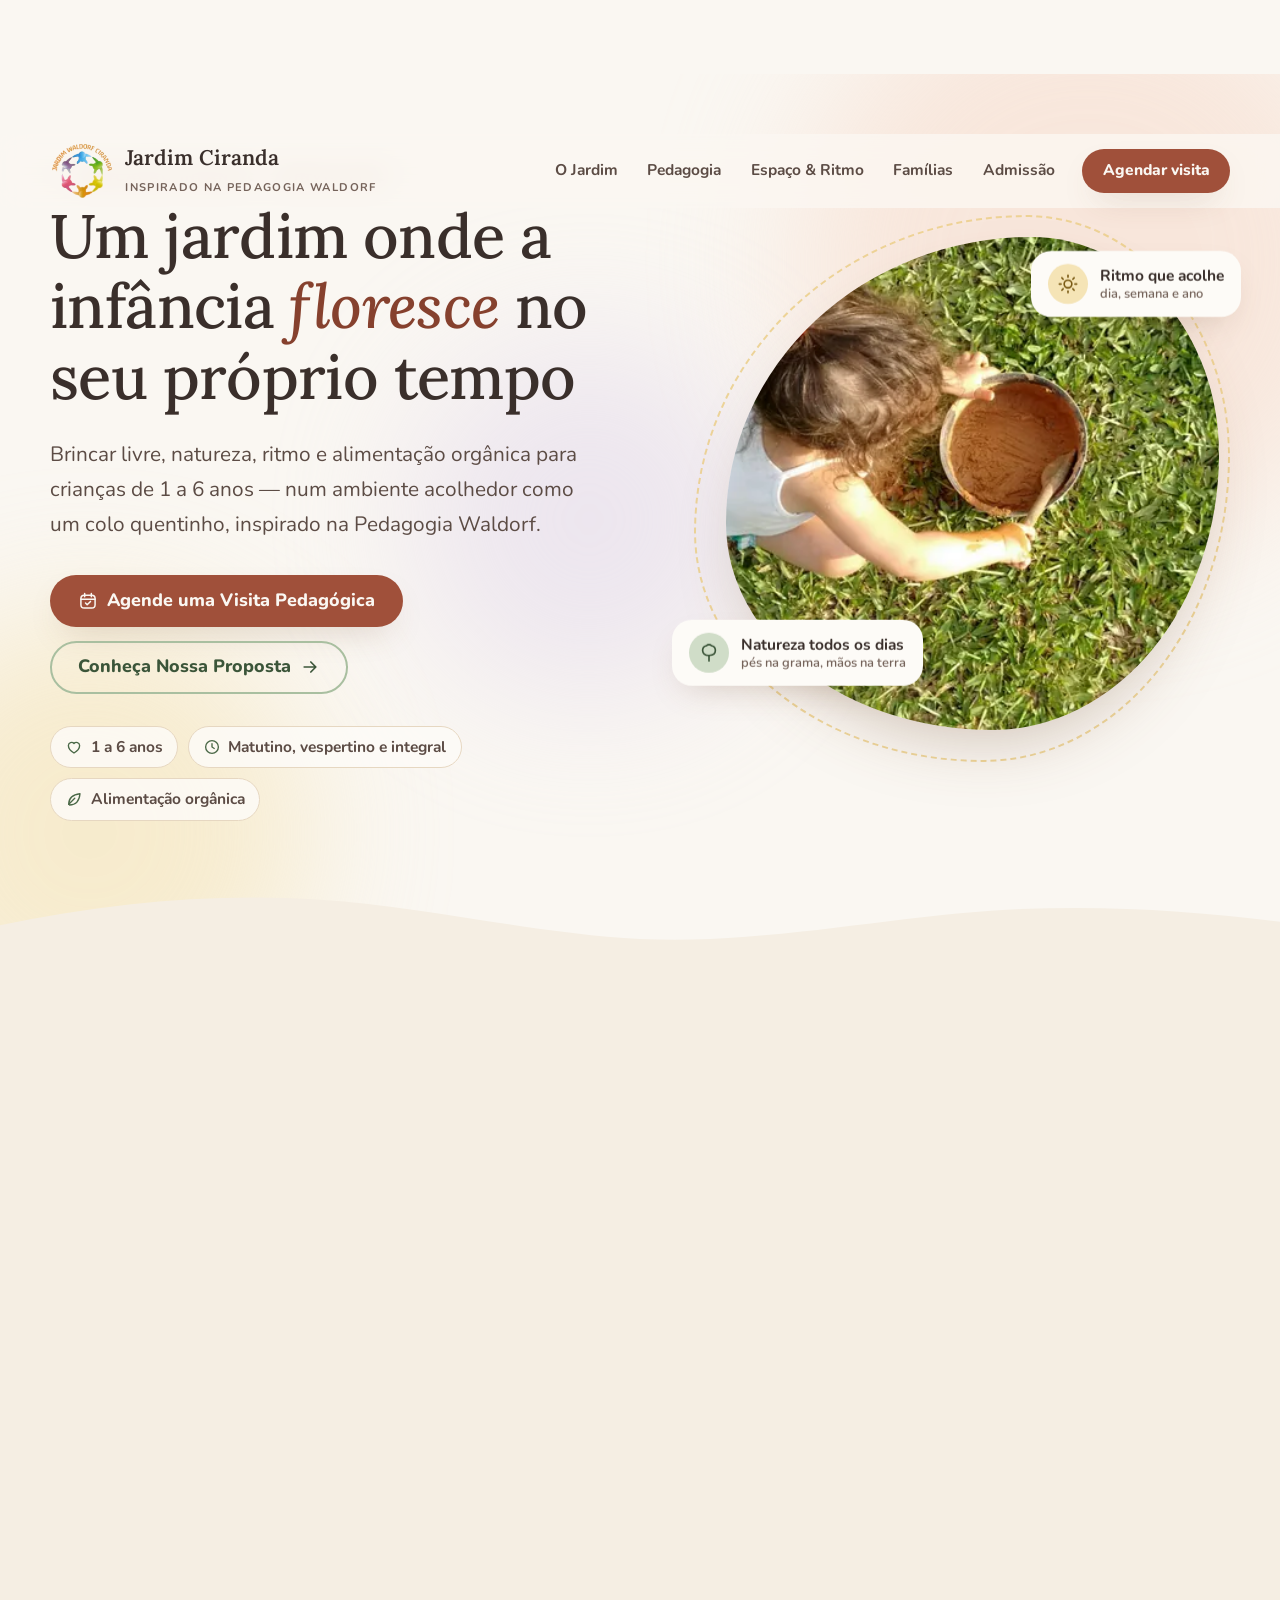
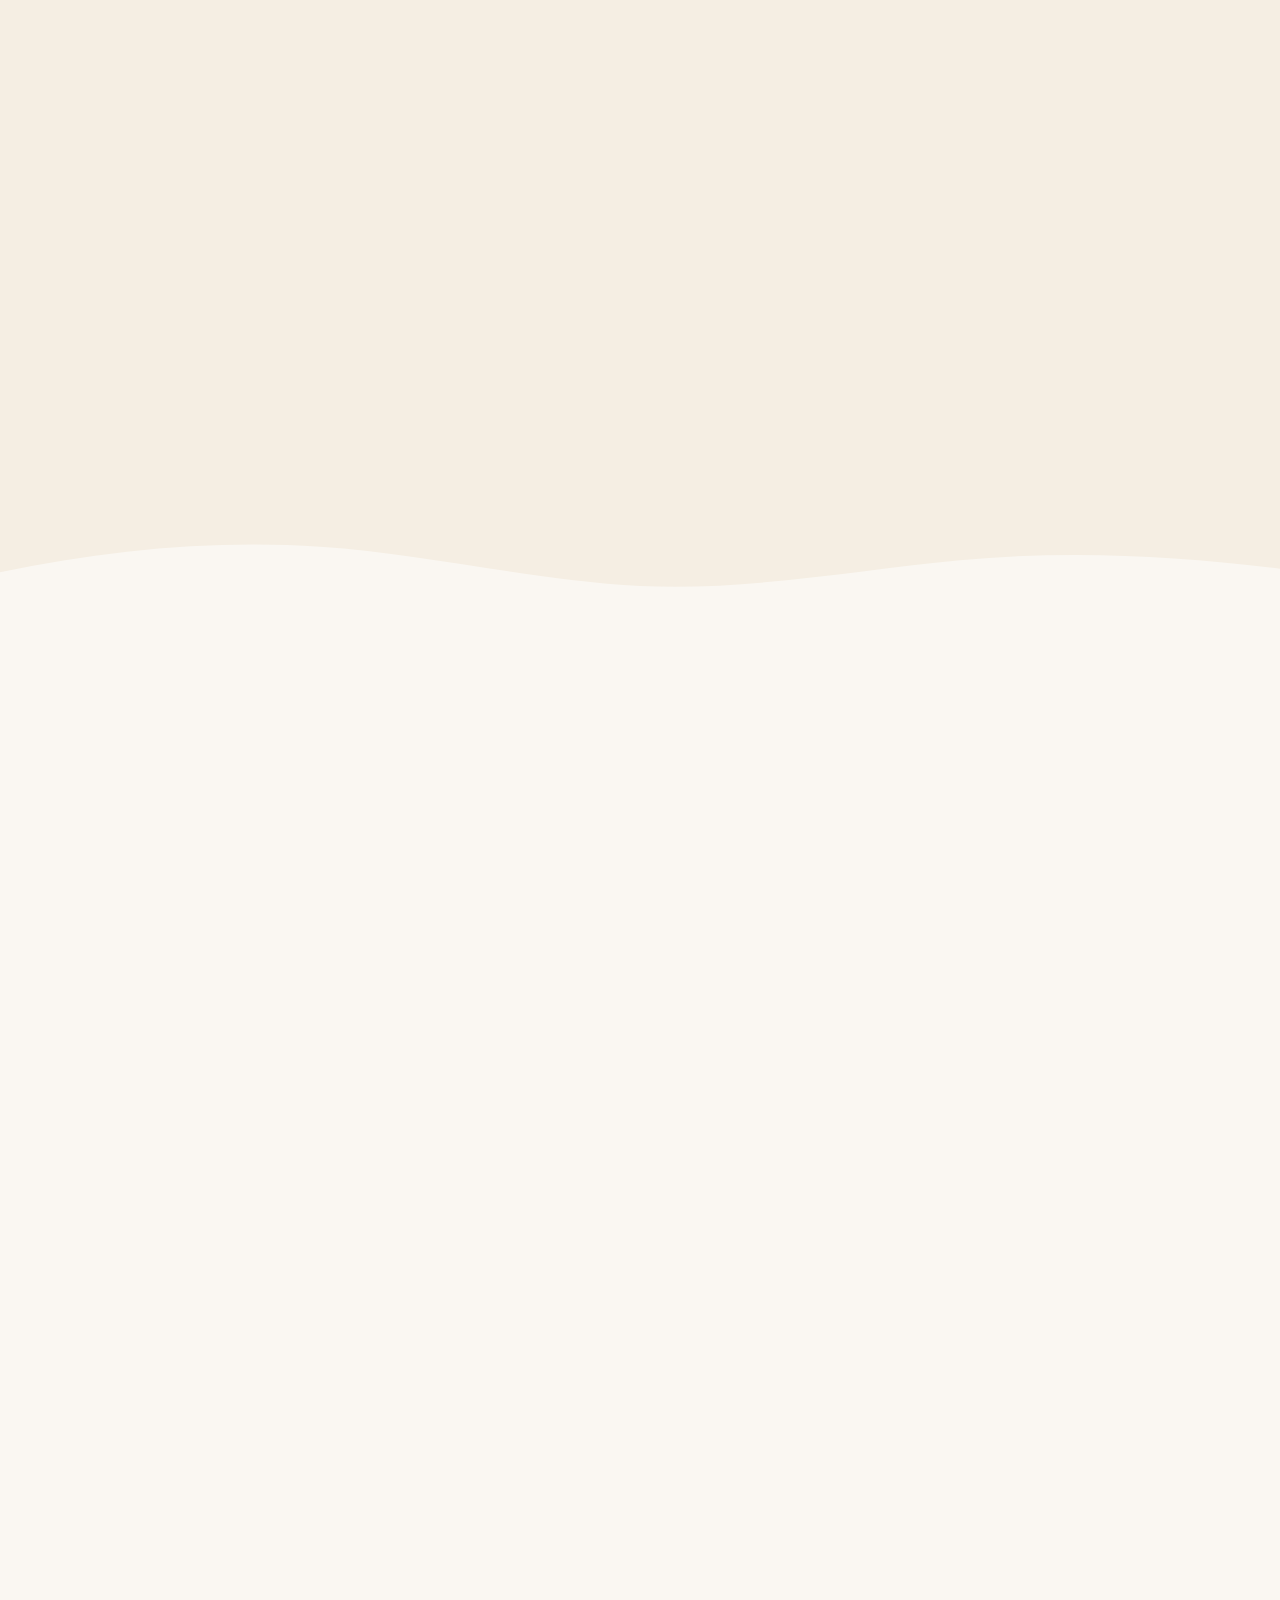
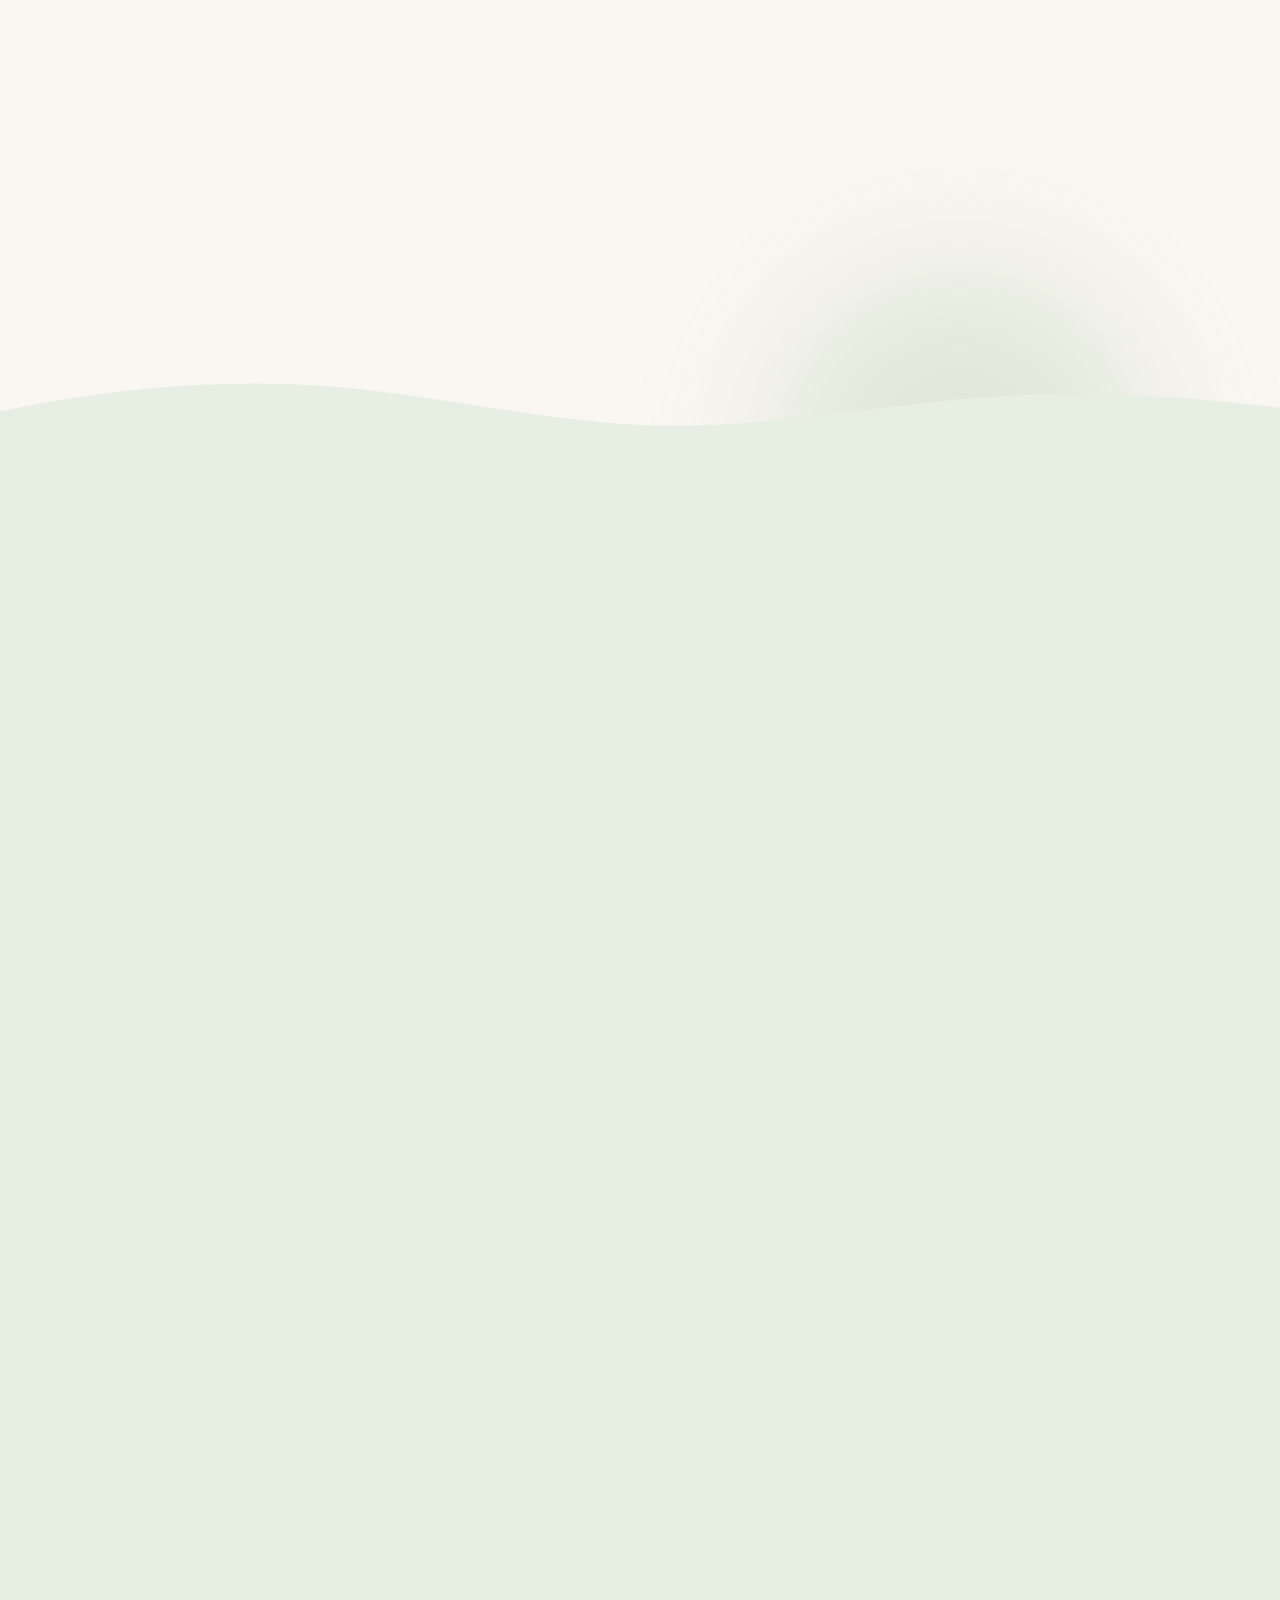
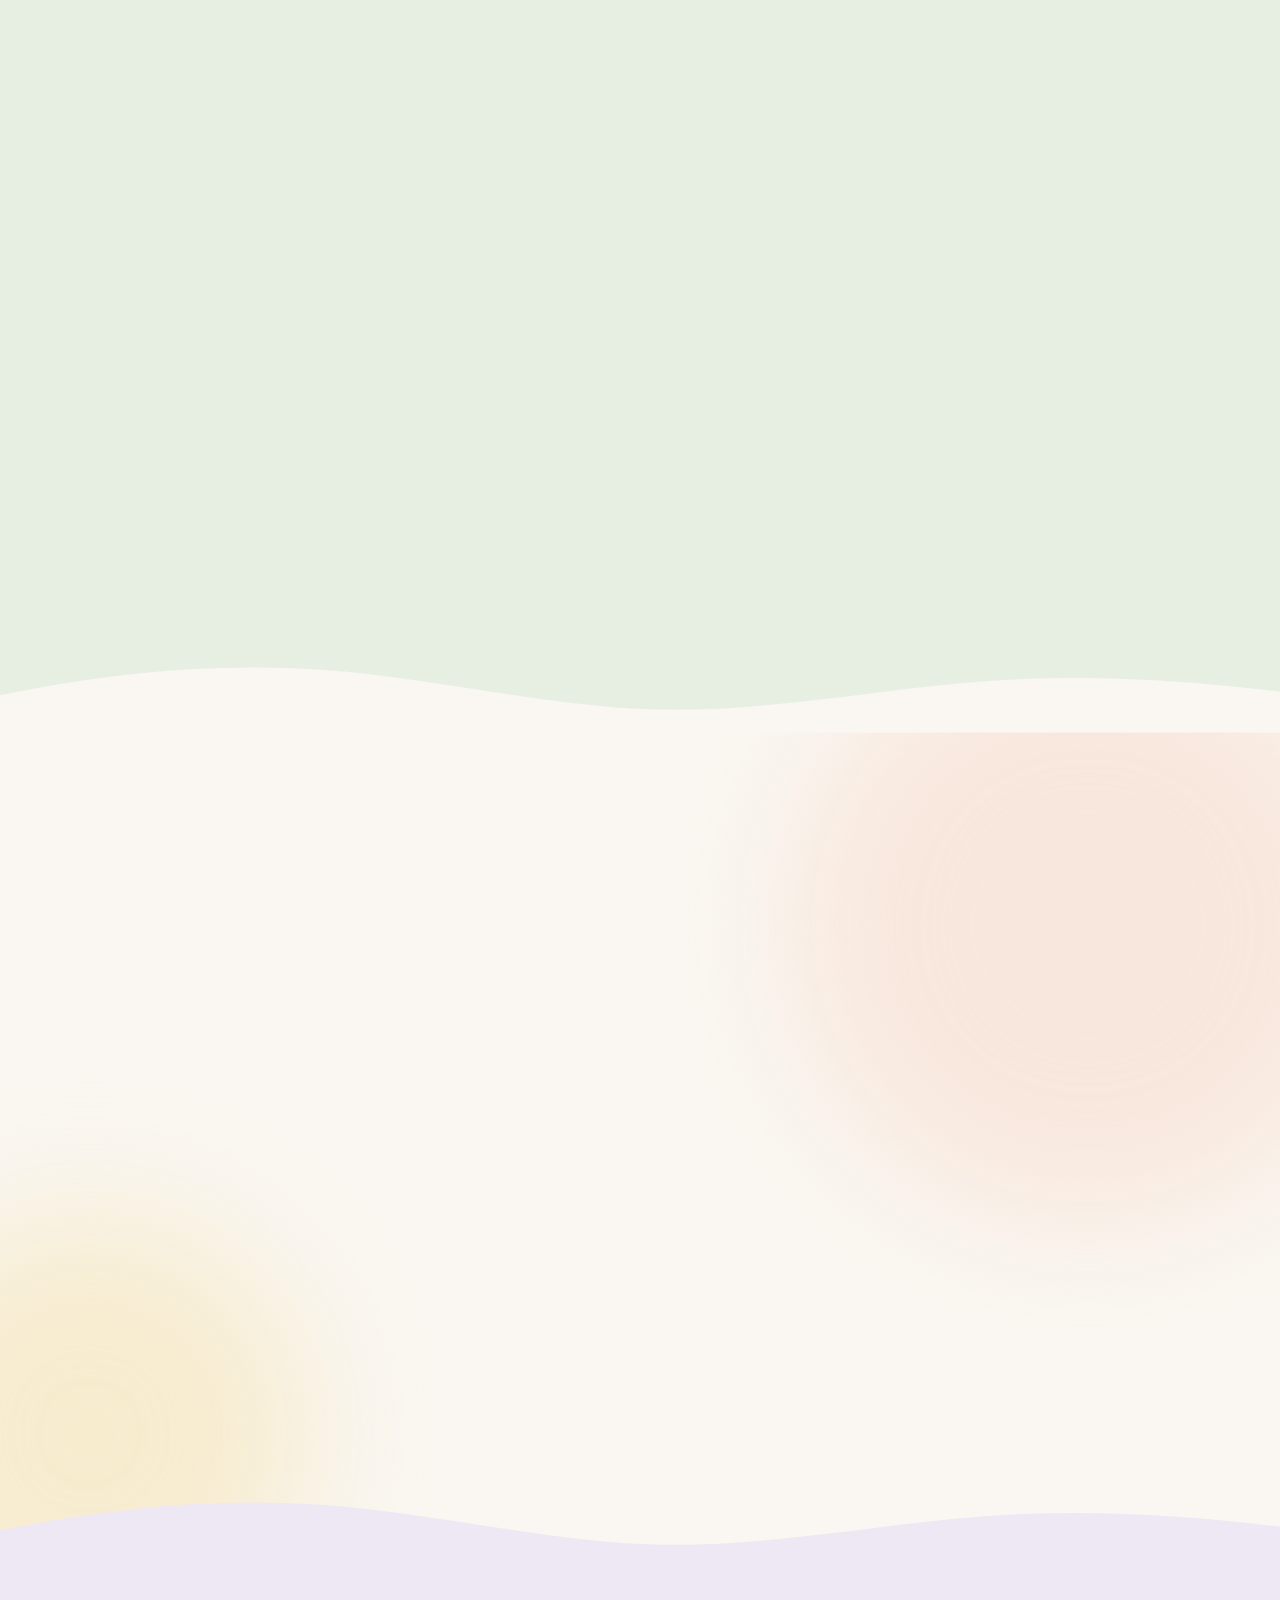
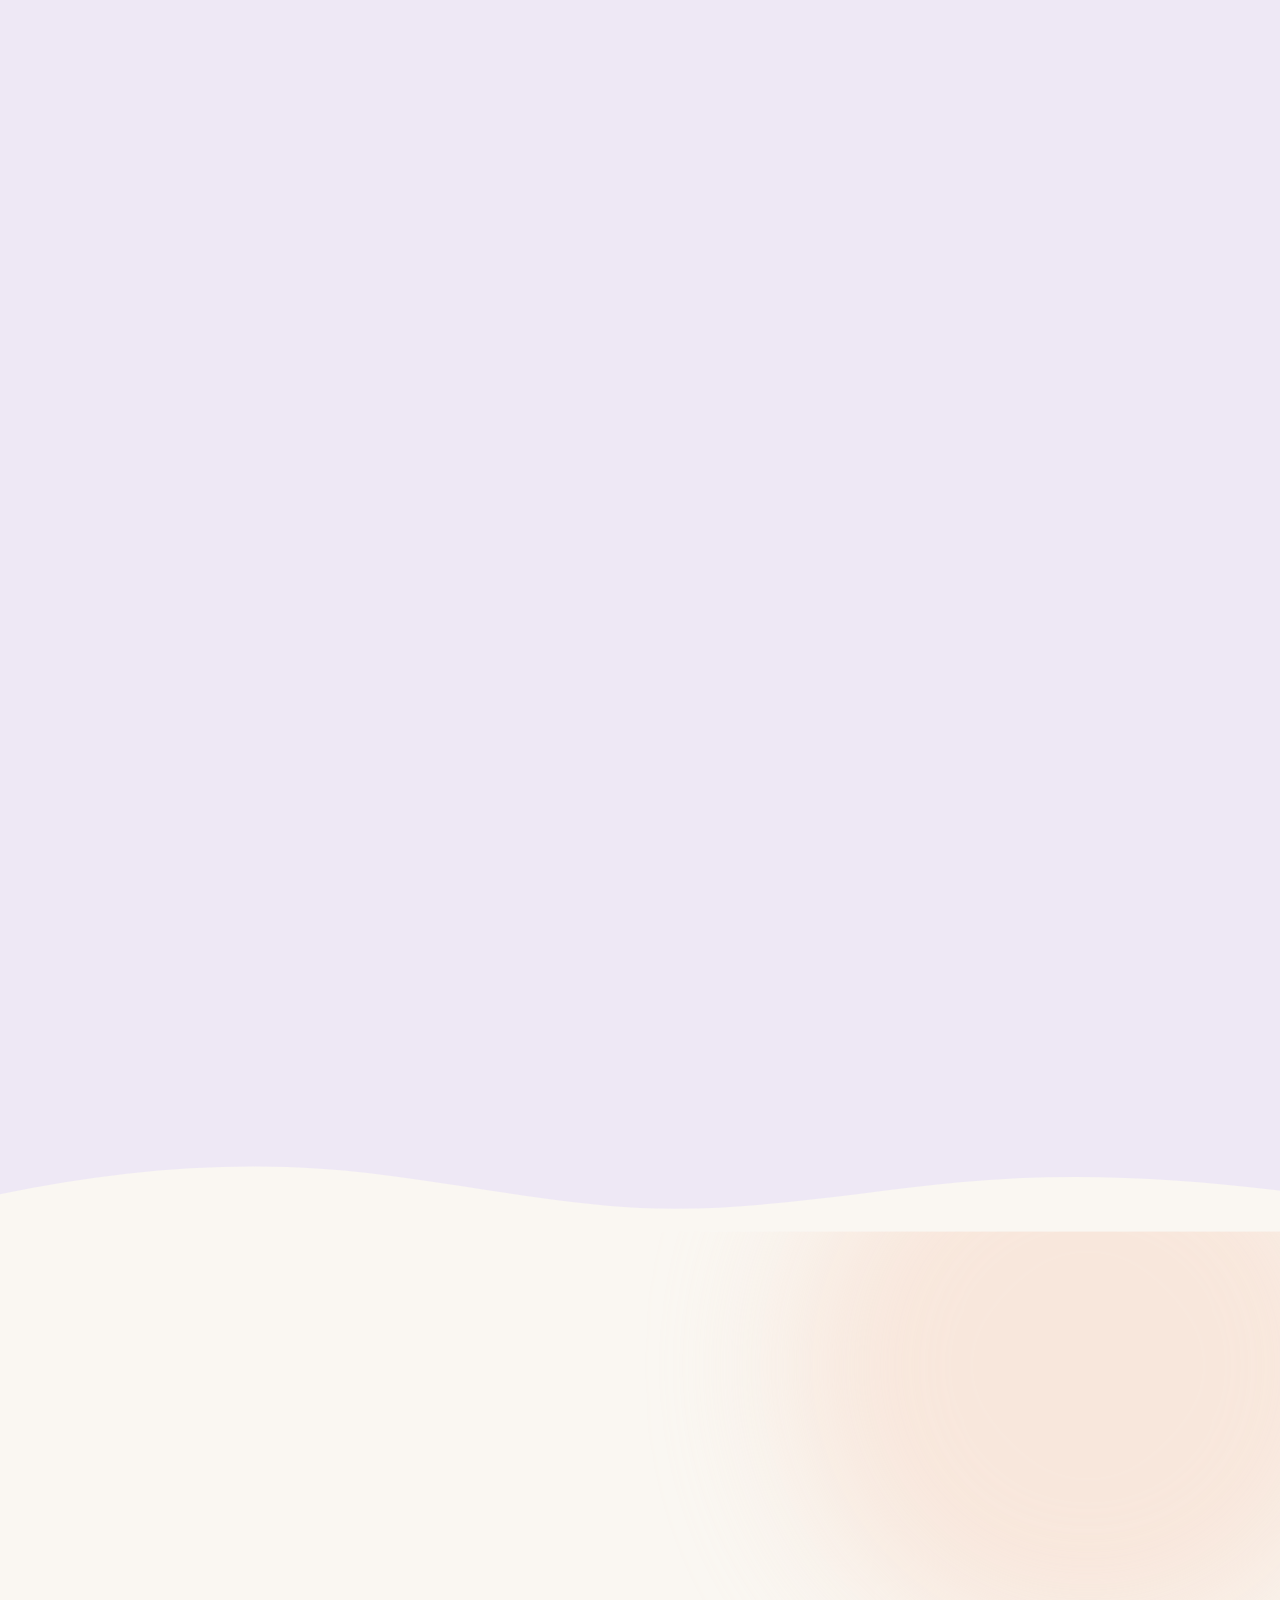
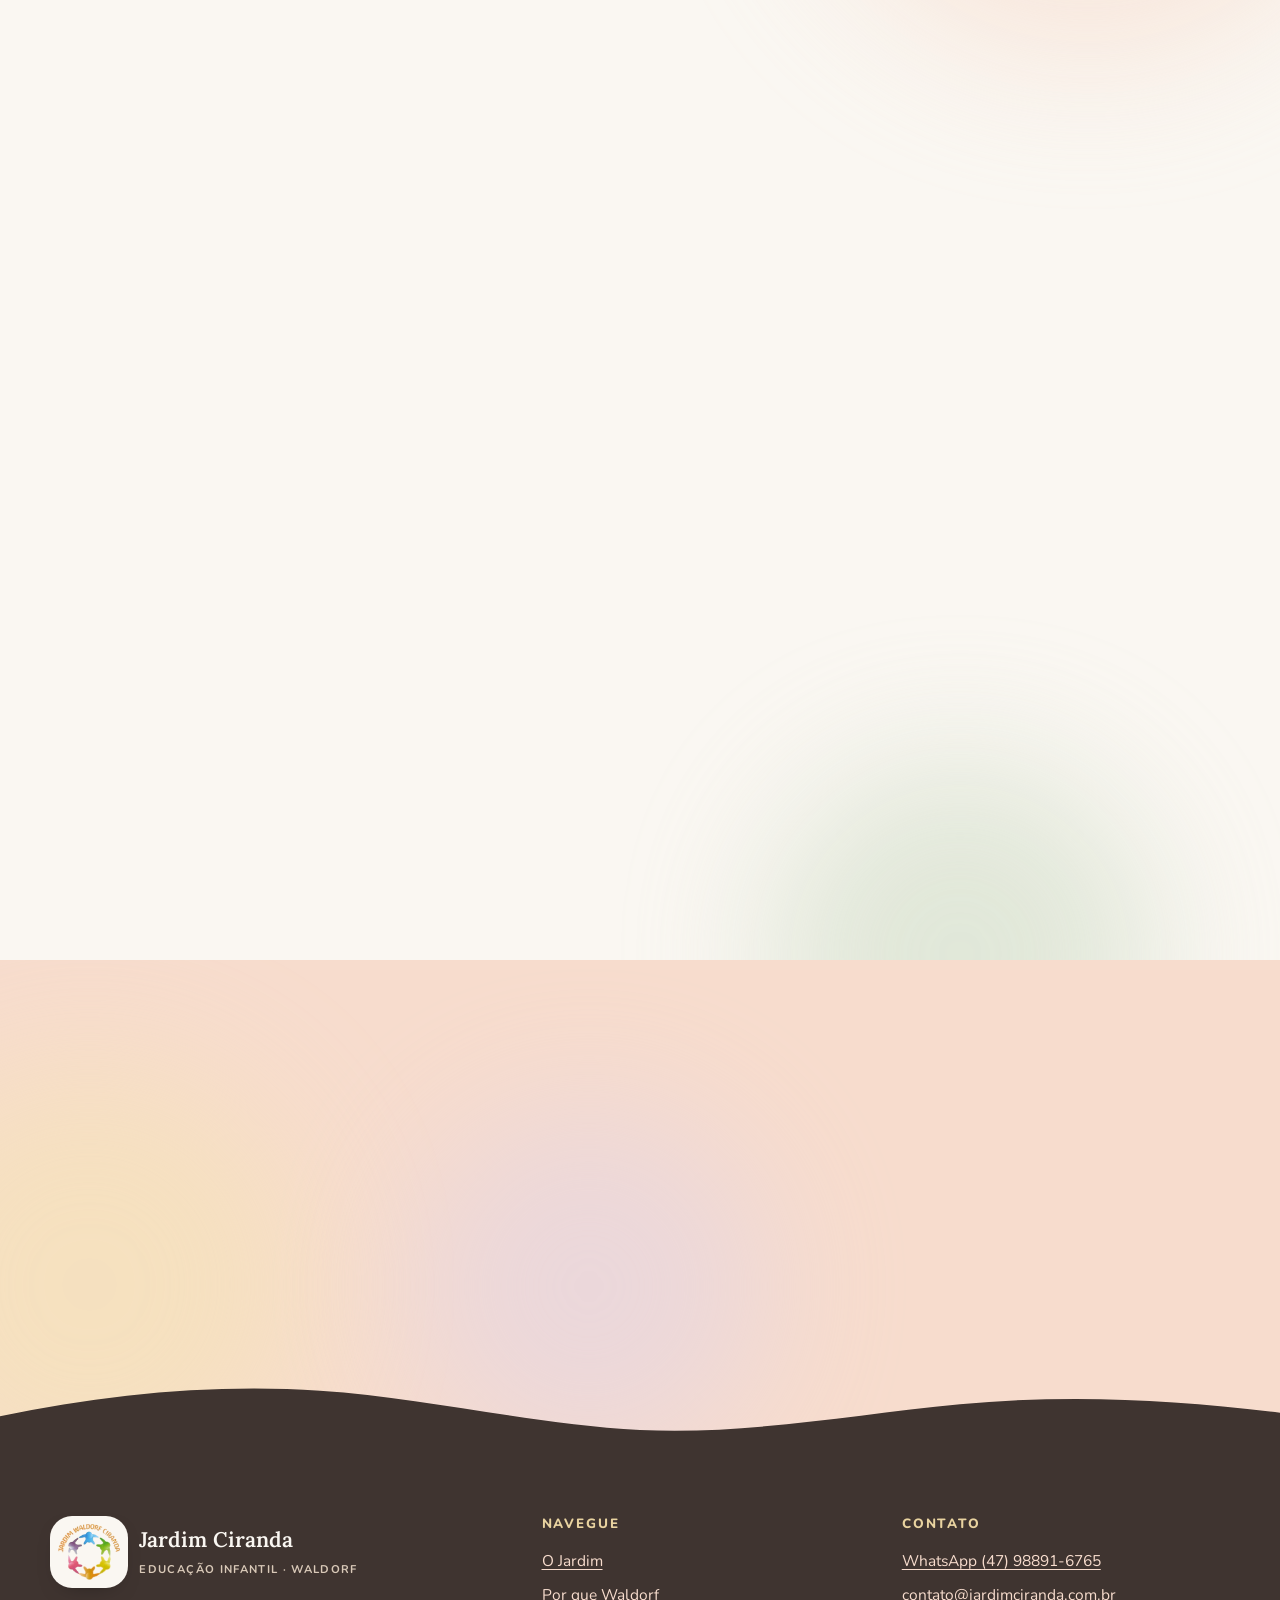
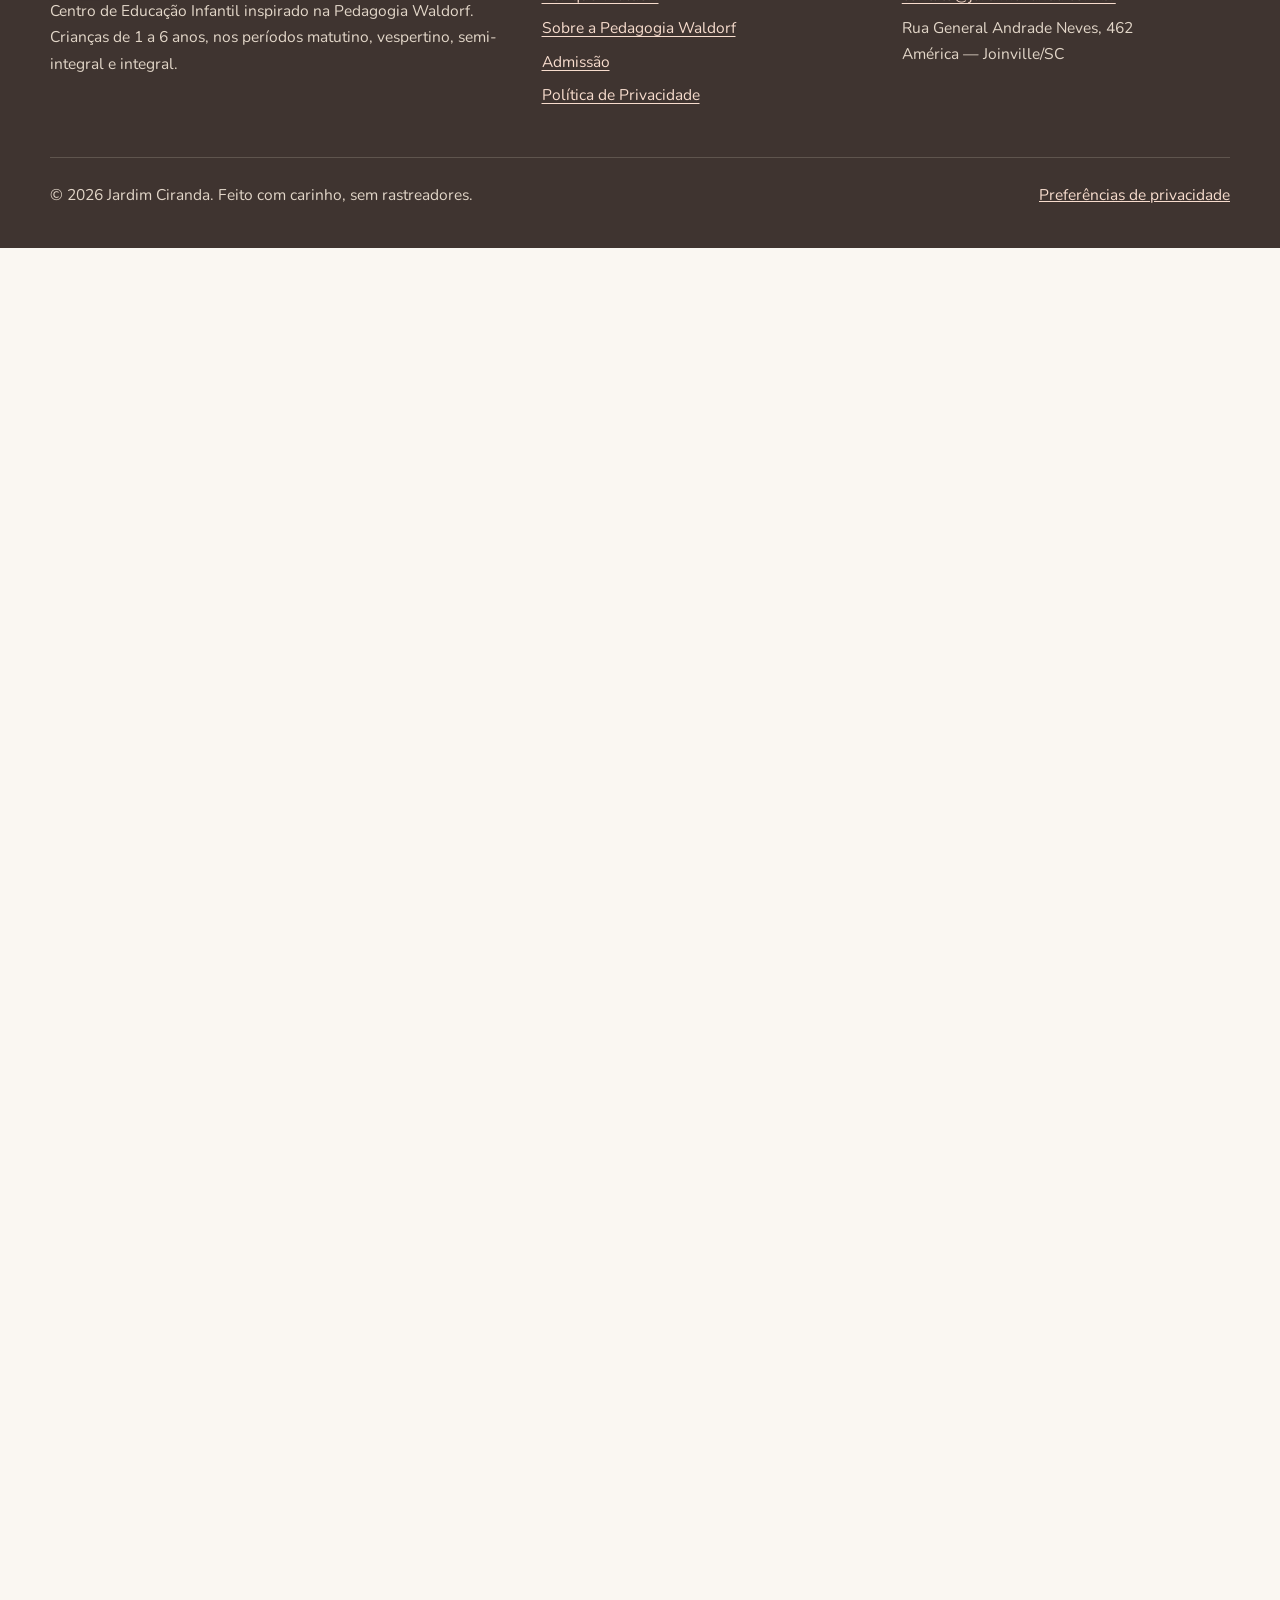
<file: contato/index.html>
<!doctype html>
<html lang="pt-BR">
<head>
  <meta charset="utf-8">
  <meta http-equiv="Content-Security-Policy" content="default-src 'none'; base-uri 'none'; form-action 'none'">
  <title>Contato — Jardim Ciranda</title>
  <!-- URL do site antigo preservada (SEO): GitHub Pages não faz 301, então usamos meta refresh + canonical -->
  <link rel="canonical" href="https://jardimciranda.com.br/#contato">
  <meta name="robots" content="noindex, follow">
  <meta http-equiv="refresh" content="0; url=../#contato">
</head>
<body>
  <p>Esta página mudou de endereço. <a href="../#contato">Clique aqui se não for redirecionado.</a></p>
</body>
</html>
</file>
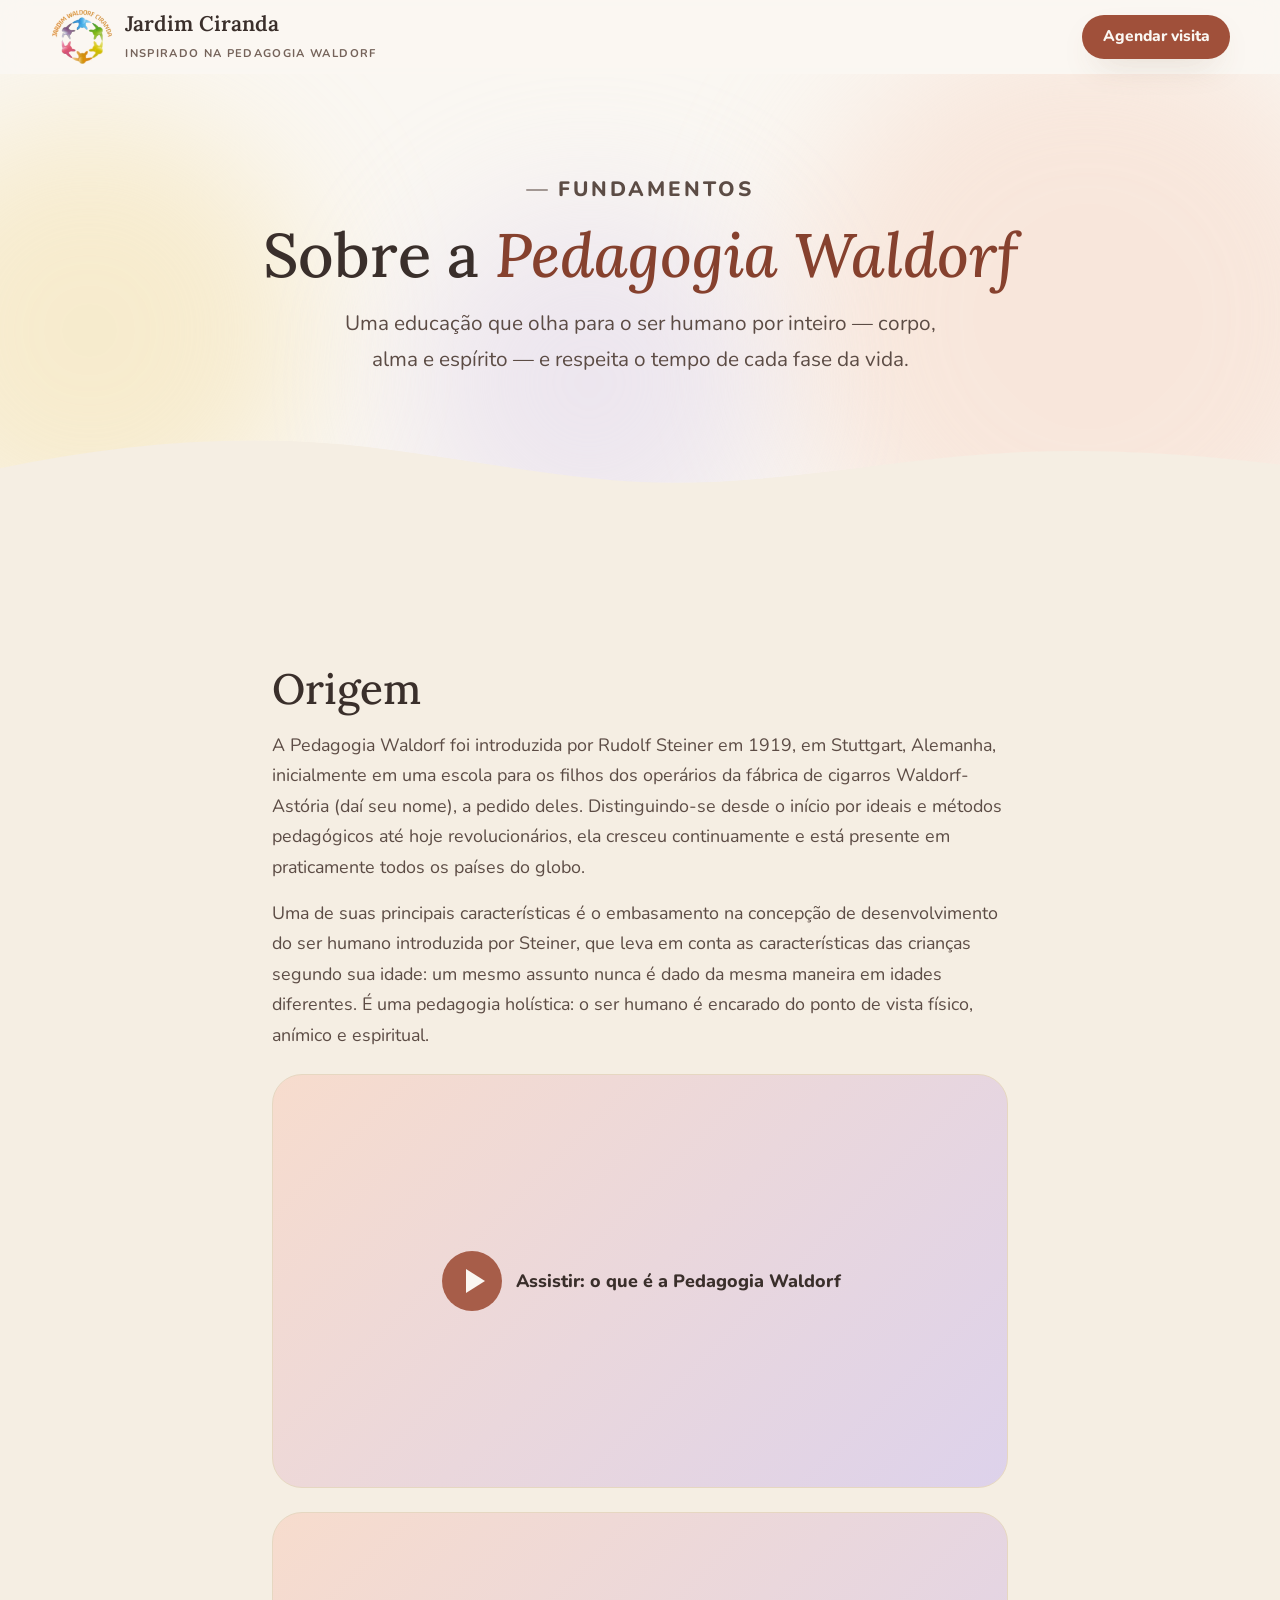
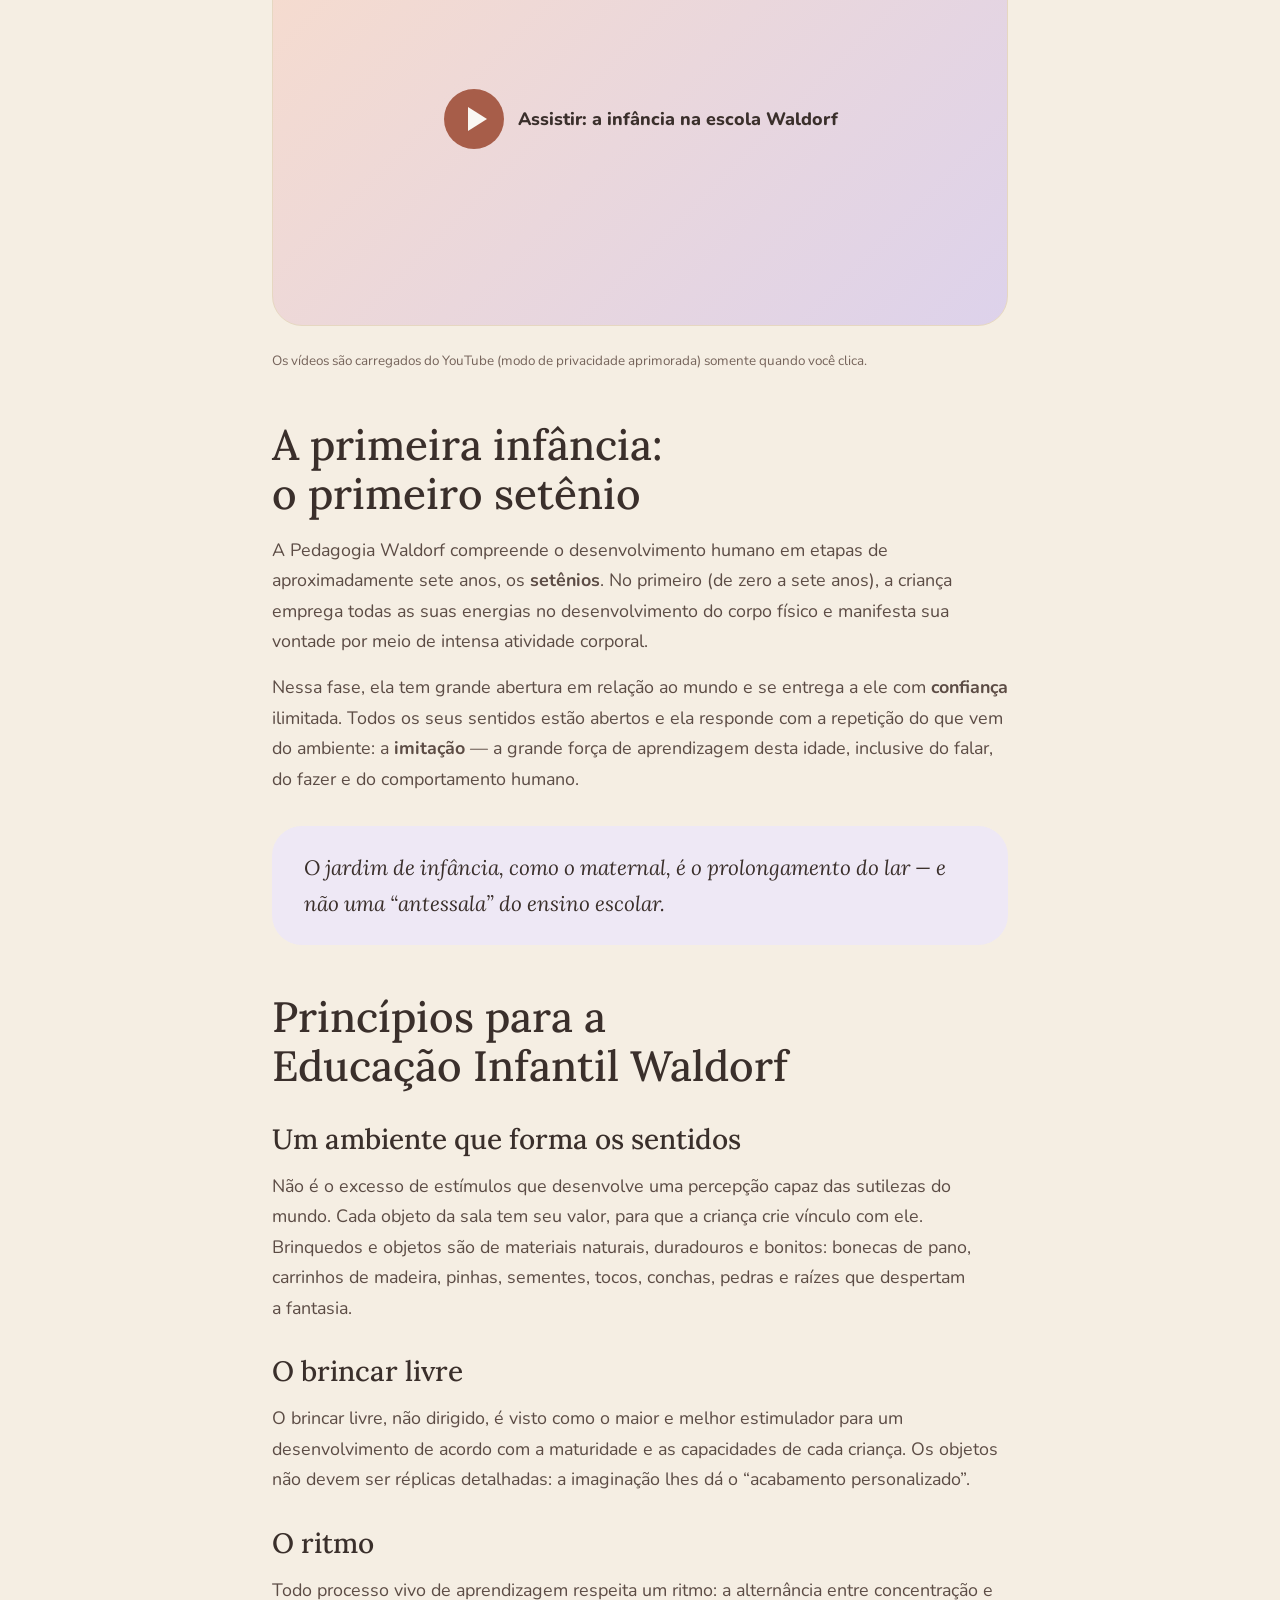
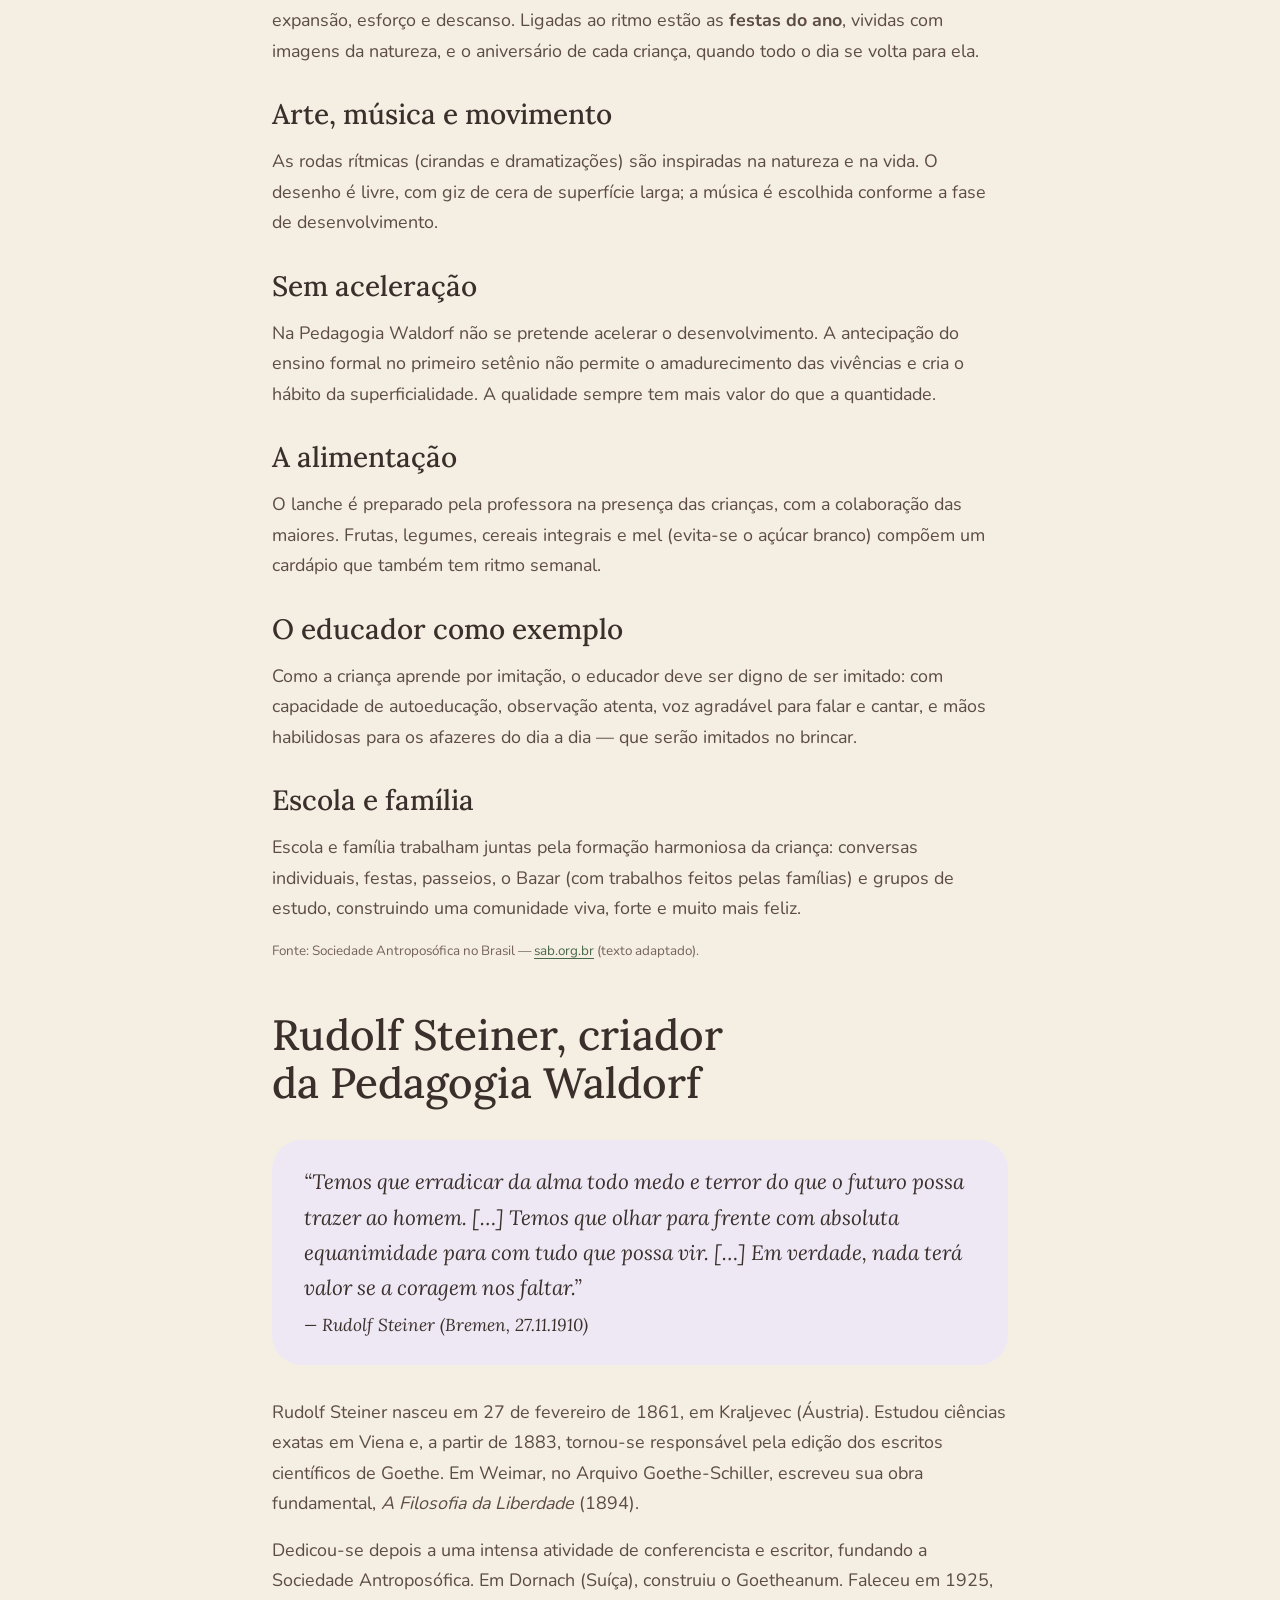
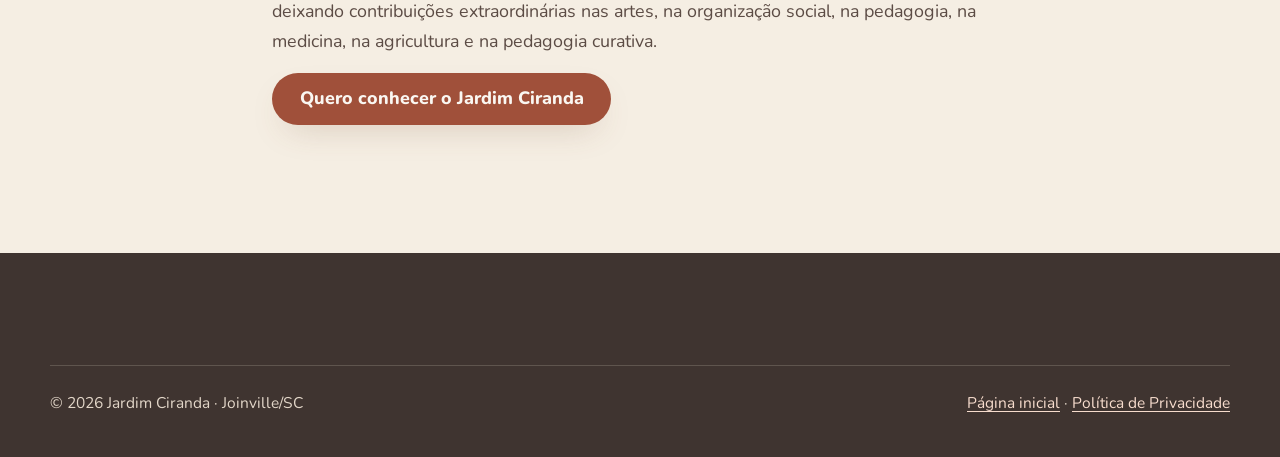
<file: pedagogia-waldorf/index.html>
<!doctype html>
<html lang="pt-BR">
<head>
  <meta charset="utf-8">
  <meta name="viewport" content="width=device-width, initial-scale=1">
  <meta http-equiv="Content-Security-Policy" content="default-src 'self'; script-src 'self'; style-src 'self'; img-src 'self' data:; font-src 'self'; connect-src 'self'; frame-src https://www.youtube-nocookie.com; form-action 'self'; base-uri 'self'; object-src 'none'; manifest-src 'self'; upgrade-insecure-requests">
  <meta name="referrer" content="strict-origin-when-cross-origin">
  <title>Pedagogia Waldorf na Primeira Infância | Jardim Ciranda</title>
  <meta name="description" content="Entenda a Pedagogia Waldorf: origem com Rudolf Steiner, o primeiro setênio, o brincar livre, o ritmo, as festas do ano e a parceria entre escola e família.">
  <link rel="canonical" href="https://jardimciranda.com.br/pedagogia-waldorf/">
  <meta name="robots" content="index, follow, max-image-preview:large">
  <meta name="theme-color" content="#faf7f2">
  <meta property="og:type" content="article">
  <meta property="og:locale" content="pt_BR">
  <meta property="og:site_name" content="Jardim Ciranda">
  <meta property="og:title" content="Pedagogia Waldorf na Primeira Infância — Jardim Ciranda">
  <meta property="og:description" content="Origem, princípios e o dia a dia de um jardim de infância Waldorf.">
  <meta property="og:url" content="https://jardimciranda.com.br/pedagogia-waldorf/">
  <meta property="og:image" content="https://jardimciranda.com.br/assets/img/og-jardim-ciranda.jpg">
  <meta property="og:image:width" content="1200">
  <meta property="og:image:height" content="630">
  <meta name="twitter:card" content="summary_large_image">
  <link rel="icon" href="../assets/img/favicon.ico" sizes="any">
  <link rel="icon" href="../assets/img/favicon-64.png" type="image/png">
  <link rel="apple-touch-icon" href="../assets/img/apple-touch-icon.png">
  <link rel="preload" href="../assets/fonts/lora-var.woff2" as="font" type="font/woff2" crossorigin>
  <link rel="preload" href="../assets/fonts/nunito-var.woff2" as="font" type="font/woff2" crossorigin>
  <link rel="stylesheet" href="../assets/css/styles.css">
  <script src="../assets/js/config.js" defer></script>
  <script src="../assets/js/main.js" defer></script>
  <script src="../assets/js/video.js" defer></script>
  <script type="application/ld+json">
  {
    "@context": "https://schema.org",
    "@type": "Article",
    "headline": "Pedagogia Waldorf na Primeira Infância",
    "inLanguage": "pt-BR",
    "about": ["Pedagogia Waldorf", "Rudolf Steiner", "Educação Infantil"],
    "image": "https://jardimciranda.com.br/assets/img/og-jardim-ciranda.jpg",
    "publisher": { "@id": "https://jardimciranda.com.br/#escola" },
    "mainEntityOfPage": "https://jardimciranda.com.br/pedagogia-waldorf/",
    "isBasedOn": "https://www.sab.org.br/"
  }
  </script>
</head>
<body>
  <a class="skip-link" href="#conteudo">Pular para o conteúdo</a>
  <svg xmlns="http://www.w3.org/2000/svg" class="sr-only" aria-hidden="true" focusable="false">
    <symbol id="i-whatsapp" viewBox="0 0 24 24"><path fill="currentColor" d="M12.04 2a9.9 9.9 0 0 0-8.5 15l-1.4 5.1 5.2-1.4A9.9 9.9 0 1 0 12.04 2Zm0 18.1a8.2 8.2 0 0 1-4.2-1.2l-.3-.2-3.1.8.8-3-.2-.3a8.2 8.2 0 1 1 7 3.9Zm4.5-6.1c-.2-.1-1.5-.7-1.7-.8-.2-.1-.4-.1-.6.1l-.8 1c-.1.2-.3.2-.5.1a6.7 6.7 0 0 1-3.3-2.9c-.3-.4.3-.4.7-1.3.1-.2 0-.3 0-.4l-.8-1.8c-.2-.5-.4-.4-.6-.4h-.5a1 1 0 0 0-.7.3 3 3 0 0 0-.9 2.2 5.2 5.2 0 0 0 1.1 2.7 11.8 11.8 0 0 0 4.5 4c1.7.7 2.3.8 3.2.6a2.7 2.7 0 0 0 1.8-1.2 2.2 2.2 0 0 0 .1-1.3c0-.1-.2-.2-.5-.3Z"/></symbol>
    <symbol id="i-play-video" viewBox="0 0 64 64"><circle cx="32" cy="32" r="30" fill="currentColor" opacity=".9"/><path d="M26 20v24l19-12Z" fill="#faf7f2"/></symbol>
    <symbol id="i-wave" viewBox="0 0 1440 90" preserveAspectRatio="none"><path d="M0 46c120-26 240-38 360-30s240 40 360 46 240-18 360-30 240-6 360 10V90H0Z"/></symbol>
  </svg>

  <header class="site-header">
    <div class="container">
      <a class="brand" href="../" aria-label="Jardim Ciranda — página inicial">
        <img class="brand__logo" src="../assets/img/logo-jardim-ciranda.webp" width="212" height="192" alt="" decoding="async">
        <span><span class="brand__name">Jardim Ciranda</span><span class="brand__tag">Inspirado na Pedagogia Waldorf</span></span>
      </a>
      <a class="btn btn--sm" href="../#contato">Agendar visita</a>
    </div>
  </header>

  <main id="conteudo" tabindex="-1">
    <section class="page-hero">
      <div class="lazur" aria-hidden="true"><span class="l1"></span><span class="l2"></span><span class="l3"></span></div>
      <div class="container">
        <p class="eyebrow">Fundamentos</p>
        <h1>Sobre a <em>Pedagogia Waldorf</em></h1>
        <p>Uma educação que olha para o ser humano por inteiro — corpo, alma e espírito — e respeita o tempo de cada fase da vida.</p>
      </div>
      <svg class="wave wave--bottom wave--to-alt" aria-hidden="true" viewBox="0 0 1440 90" preserveAspectRatio="none"><use href="#i-wave"/></svg>
    </section>

    <section class="section section--alt">
      <article class="container prose">
        <h2>Origem</h2>
        <p>
          A Pedagogia Waldorf foi introduzida por Rudolf Steiner em 1919, em Stuttgart, Alemanha, inicialmente em uma escola para os
          filhos dos operários da fábrica de cigarros Waldorf-Astória (daí seu nome), a pedido deles. Distinguindo-se desde o início por
          ideais e métodos pedagógicos até hoje revolucionários, ela cresceu continuamente e está presente em praticamente todos os países do globo.
        </p>
        <p>
          Uma de suas principais características é o embasamento na concepção de desenvolvimento do ser humano introduzida por Steiner,
          que leva em conta as características das crianças segundo sua idade: um mesmo assunto nunca é dado da mesma maneira em idades diferentes.
          É uma pedagogia holística: o ser humano é encarado do ponto de vista físico, anímico e espiritual.
        </p>

        <!-- Vídeos do site original: carregados apenas após clique, pelo domínio sem cookies do YouTube -->
        <button type="button" class="video-facade" data-video="shIelJdBSKQ" data-start="30" data-title="Vídeo sobre a Pedagogia Waldorf">
          <svg aria-hidden="true"><use href="#i-play-video"/></svg> Assistir: o que é a Pedagogia Waldorf
        </button>
        <button type="button" class="video-facade" data-video="S_zcEdvK9Io" data-title="Vídeo sobre a Pedagogia Waldorf na infância">
          <svg aria-hidden="true"><use href="#i-play-video"/></svg> Assistir: a infância na escola Waldorf
        </button>
        <p class="source">Os vídeos são carregados do YouTube (modo de privacidade aprimorada) somente quando você clica.</p>

        <h2>A primeira infância: o primeiro setênio</h2>
        <p>
          A Pedagogia Waldorf compreende o desenvolvimento humano em etapas de aproximadamente sete anos, os <strong>setênios</strong>.
          No primeiro (de zero a sete anos), a criança emprega todas as suas energias no desenvolvimento do corpo físico e manifesta
          sua vontade por meio de intensa atividade corporal.
        </p>
        <p>
          Nessa fase, ela tem grande abertura em relação ao mundo e se entrega a ele com <strong>confiança</strong> ilimitada. Todos os
          seus sentidos estão abertos e ela responde com a repetição do que vem do ambiente: a <strong>imitação</strong> — a grande força
          de aprendizagem desta idade, inclusive do falar, do fazer e do comportamento humano.
        </p>
        <blockquote>O jardim de infância, como o maternal, é o prolongamento do lar — e não uma “antessala” do ensino escolar.</blockquote>

        <h2>Princípios para a Educação Infantil Waldorf</h2>
        <h3>Um ambiente que forma os sentidos</h3>
        <p>
          Não é o excesso de estímulos que desenvolve uma percepção capaz das sutilezas do mundo. Cada objeto da sala tem seu valor,
          para que a criança crie vínculo com ele. Brinquedos e objetos são de materiais naturais, duradouros e bonitos: bonecas de pano,
          carrinhos de madeira, pinhas, sementes, tocos, conchas, pedras e raízes que despertam a fantasia.
        </p>
        <h3>O brincar livre</h3>
        <p>
          O brincar livre, não dirigido, é visto como o maior e melhor estimulador para um desenvolvimento de acordo com a maturidade e
          as capacidades de cada criança. Os objetos não devem ser réplicas detalhadas: a imaginação lhes dá o “acabamento personalizado”.
        </p>
        <h3>O ritmo</h3>
        <p>
          Todo processo vivo de aprendizagem respeita um ritmo: a alternância entre concentração e expansão, esforço e descanso. Ligadas
          ao ritmo estão as <strong>festas do ano</strong>, vividas com imagens da natureza, e o aniversário de cada criança, quando todo o
          dia se volta para ela.
        </p>
        <h3>Arte, música e movimento</h3>
        <p>
          As rodas rítmicas (cirandas e dramatizações) são inspiradas na natureza e na vida. O desenho é livre, com giz de cera de superfície
          larga; a música é escolhida conforme a fase de desenvolvimento.
        </p>
        <h3>Sem aceleração</h3>
        <p>
          Na Pedagogia Waldorf não se pretende acelerar o desenvolvimento. A antecipação do ensino formal no primeiro setênio não permite o
          amadurecimento das vivências e cria o hábito da superficialidade. A qualidade sempre tem mais valor do que a quantidade.
        </p>
        <h3>A alimentação</h3>
        <p>
          O lanche é preparado pela professora na presença das crianças, com a colaboração das maiores. Frutas, legumes, cereais integrais
          e mel (evita-se o açúcar branco) compõem um cardápio que também tem ritmo semanal.
        </p>
        <h3>O educador como exemplo</h3>
        <p>
          Como a criança aprende por imitação, o educador deve ser digno de ser imitado: com capacidade de autoeducação, observação atenta,
          voz agradável para falar e cantar, e mãos habilidosas para os afazeres do dia a dia — que serão imitados no brincar.
        </p>
        <h3>Escola e família</h3>
        <p>
          Escola e família trabalham juntas pela formação harmoniosa da criança: conversas individuais, festas, passeios, o Bazar
          (com trabalhos feitos pelas famílias) e grupos de estudo, construindo uma comunidade viva, forte e muito mais feliz.
        </p>
        <p class="source">Fonte: Sociedade Antroposófica no Brasil — <a href="https://www.sab.org.br/" target="_blank" rel="noopener noreferrer">sab.org.br</a> (texto adaptado).</p>

        <h2>Rudolf Steiner, criador da Pedagogia Waldorf</h2>
        <blockquote>
          “Temos que erradicar da alma todo medo e terror do que o futuro possa trazer ao homem. […] Temos que olhar para frente com
          absoluta equanimidade para com tudo que possa vir. […] Em verdade, nada terá valor se a coragem nos faltar.”
          <br><small>— Rudolf Steiner (Bremen, 27.11.1910)</small>
        </blockquote>
        <p>
          Rudolf Steiner nasceu em 27 de fevereiro de 1861, em Kraljevec (Áustria). Estudou ciências exatas em Viena e, a partir de 1883,
          tornou-se responsável pela edição dos escritos científicos de Goethe. Em Weimar, no Arquivo Goethe-Schiller, escreveu sua obra
          fundamental, <em>A Filosofia da Liberdade</em> (1894).
        </p>
        <p>
          Dedicou-se depois a uma intensa atividade de conferencista e escritor, fundando a Sociedade Antroposófica. Em Dornach (Suíça),
          construiu o Goetheanum. Faleceu em 1925, deixando contribuições extraordinárias nas artes, na organização social, na pedagogia,
          na medicina, na agricultura e na pedagogia curativa.
        </p>

        <p><a class="btn" href="../#contato">Quero conhecer o Jardim Ciranda</a></p>
      </article>
    </section>
  </main>

  <footer class="site-footer">
    <div class="container">
      <div class="footer-bottom">
        <p>© <span data-year>2026</span> Jardim Ciranda · Joinville/SC</p>
        <p><a href="../">Página inicial</a> · <a href="../politica-de-privacidade.html">Política de Privacidade</a></p>
      </div>
    </div>
  </footer>

  <a class="wa-float" href="https://wa.me/5547988916765" target="_blank" rel="noopener noreferrer" data-wa-link aria-label="Conversar com a secretaria pelo WhatsApp (abre em nova aba)">
    <svg aria-hidden="true"><use href="#i-whatsapp"/></svg><span class="wa-float__label">Fale conosco</span>
  </a>
</body>
</html>
</file>
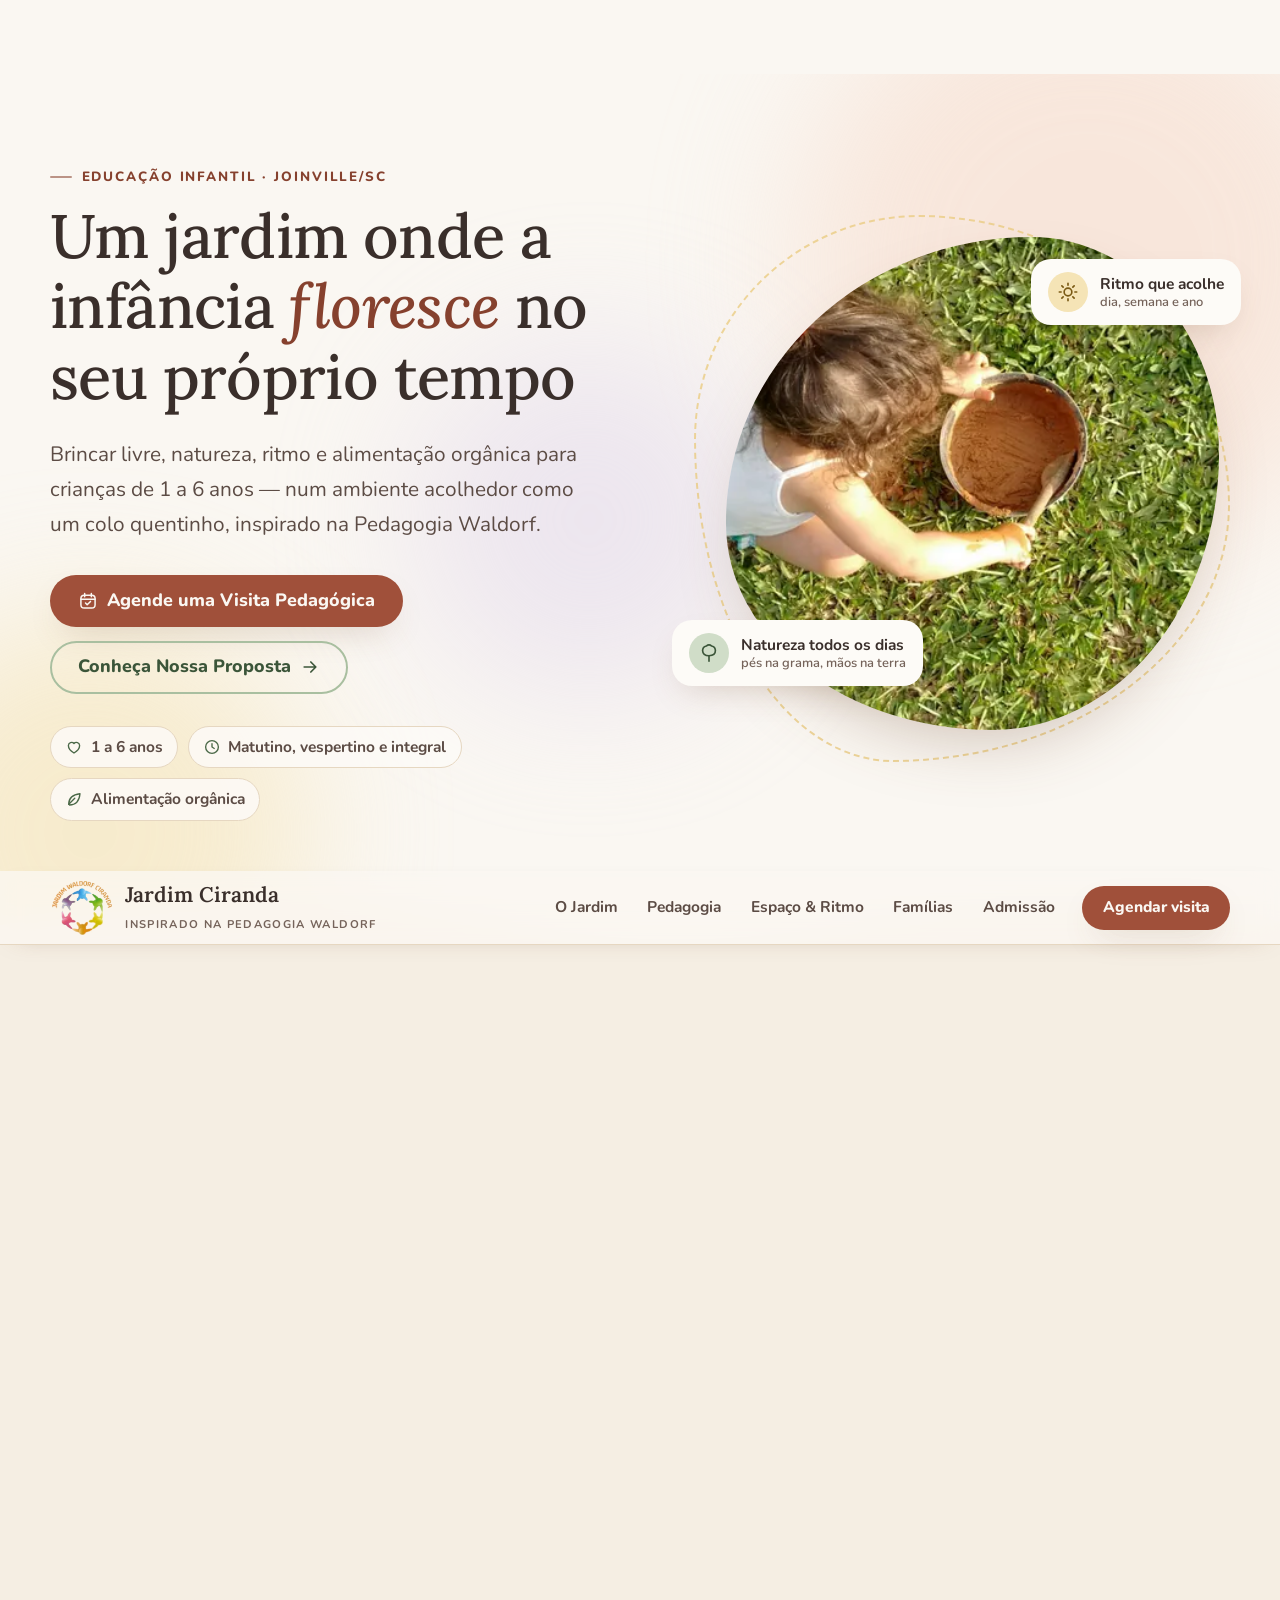
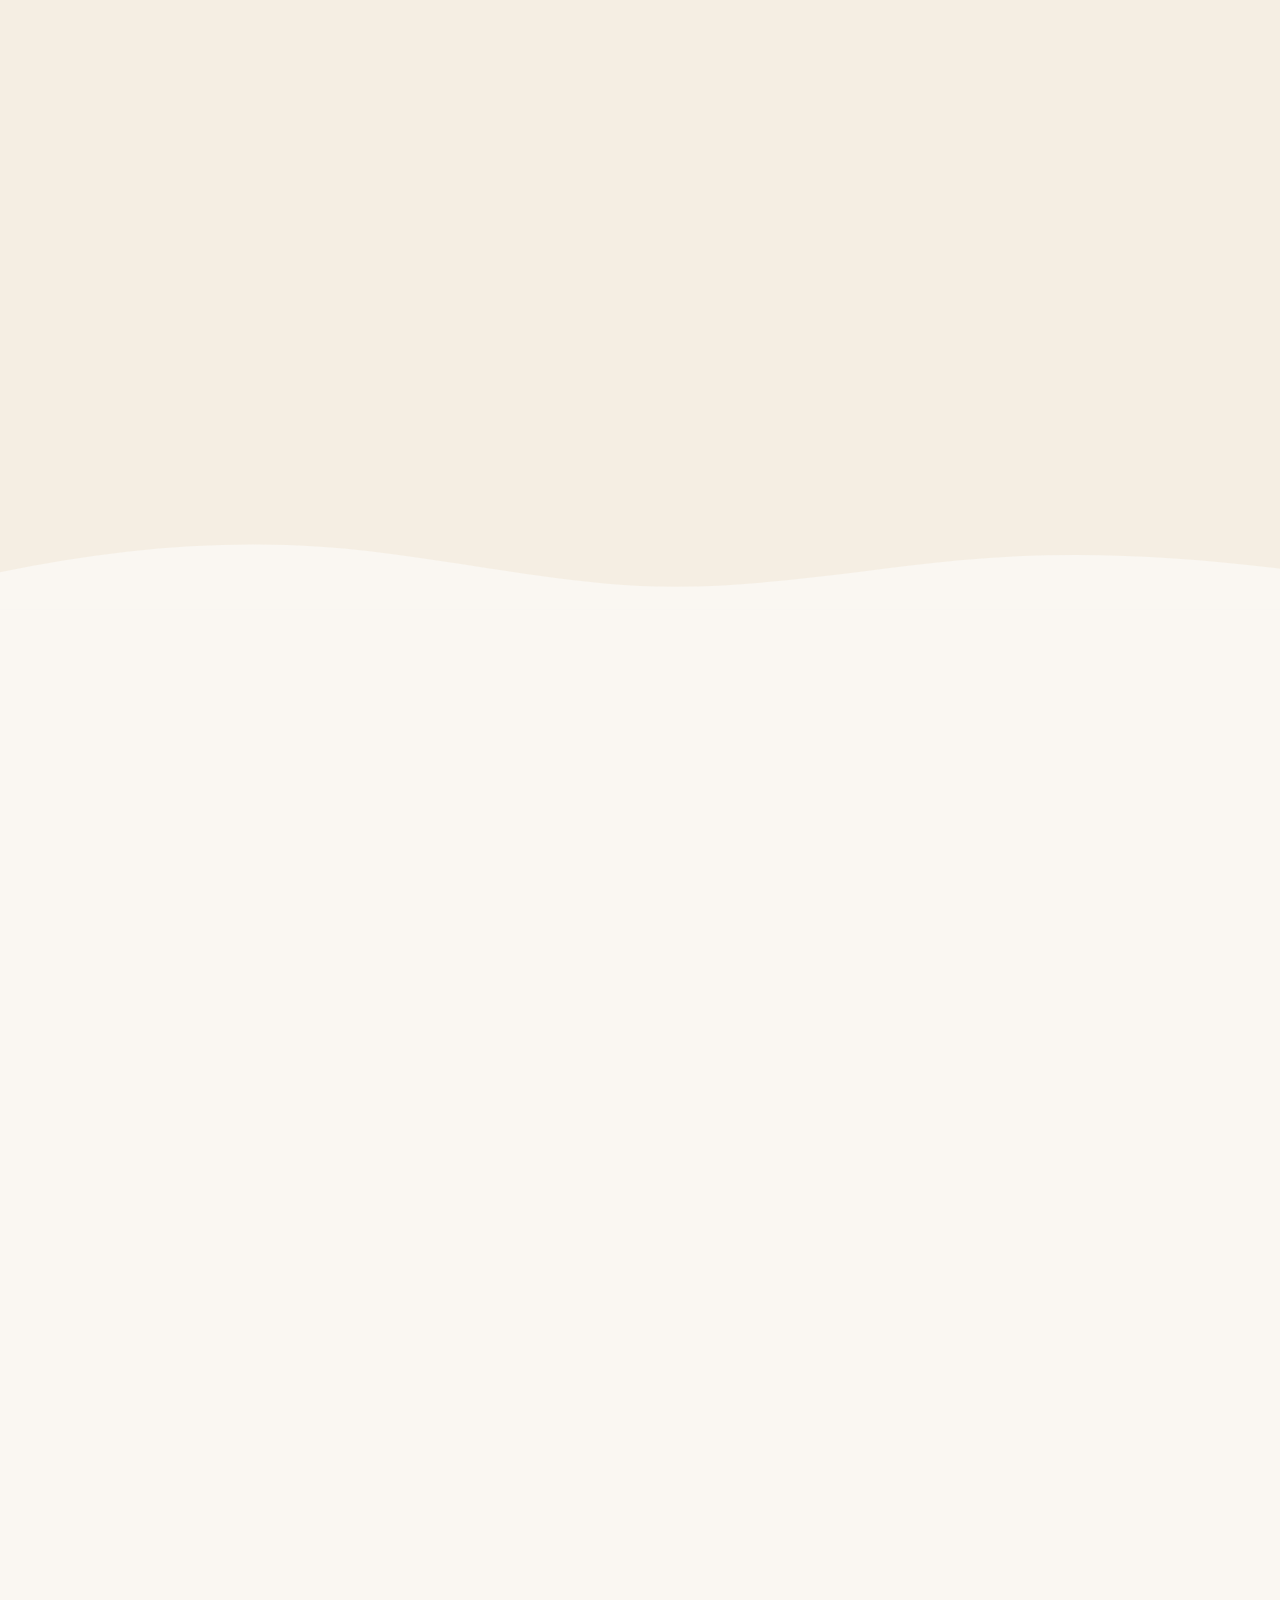
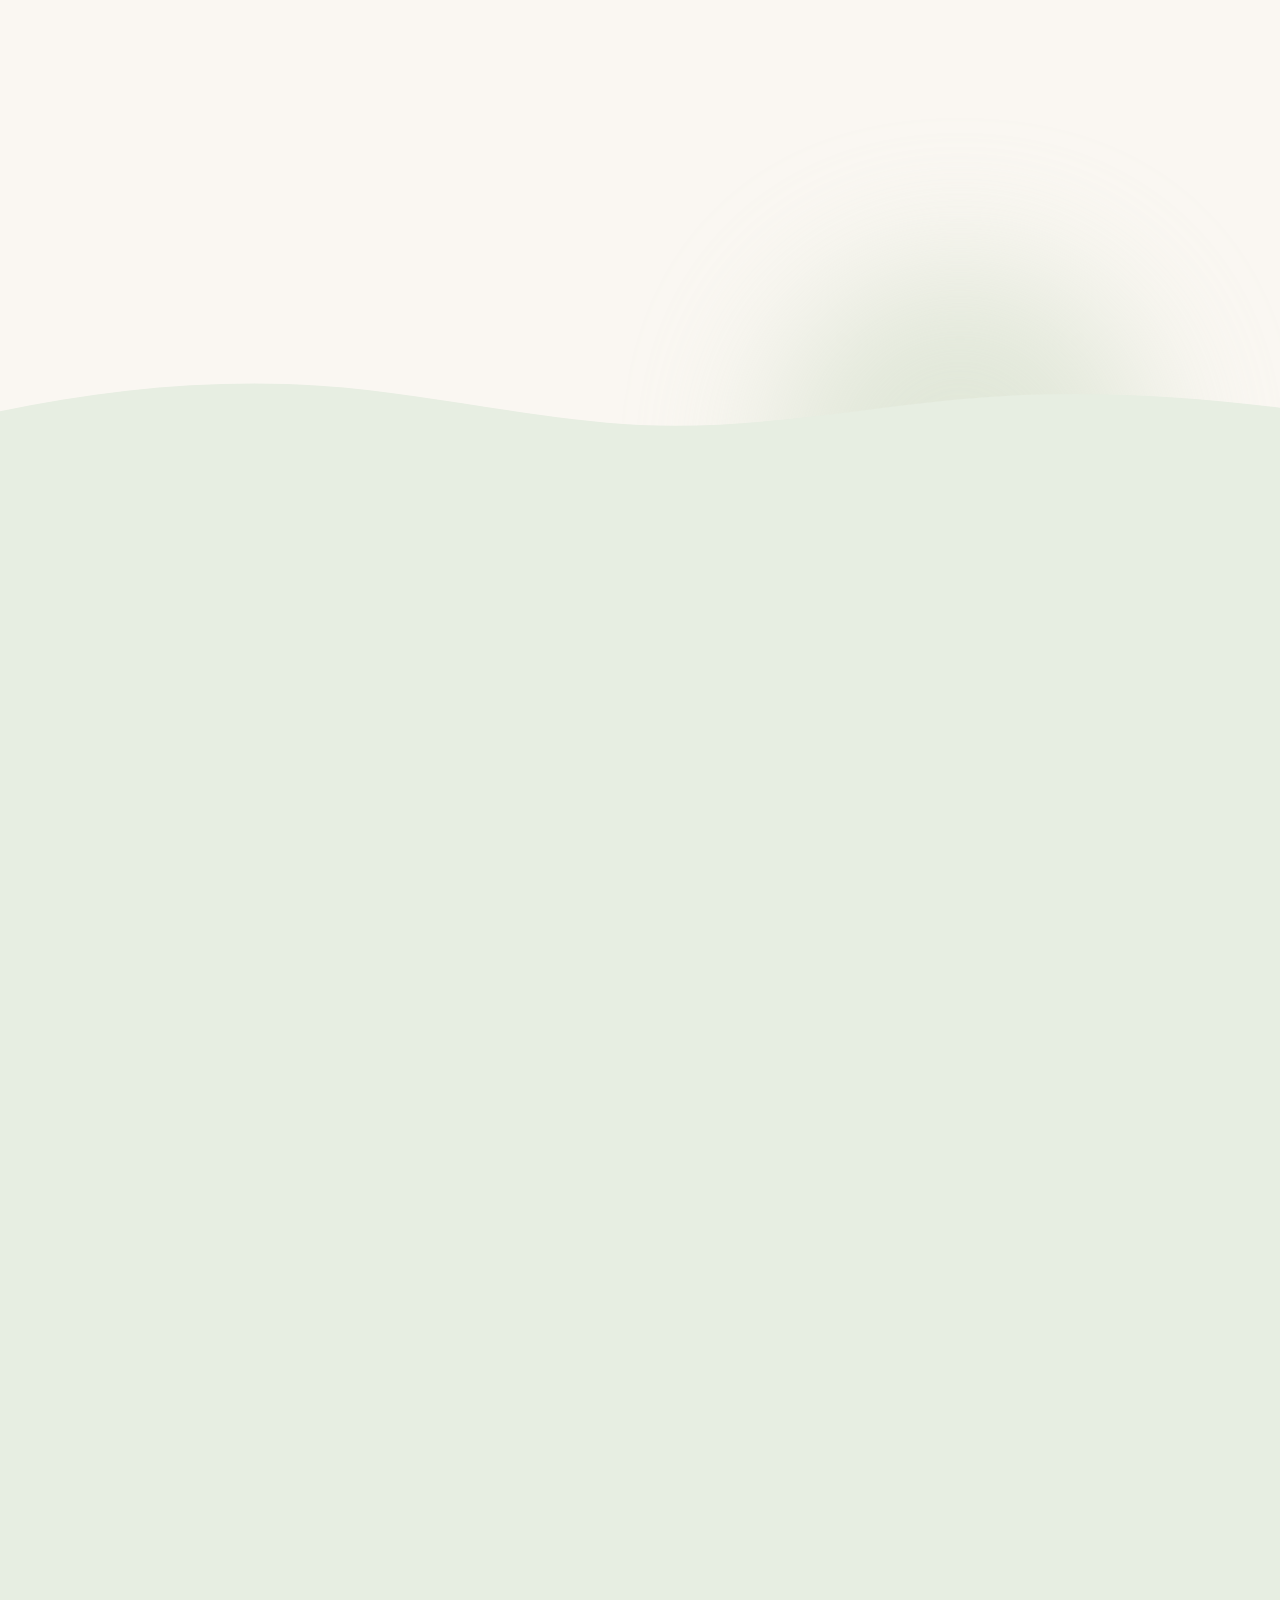
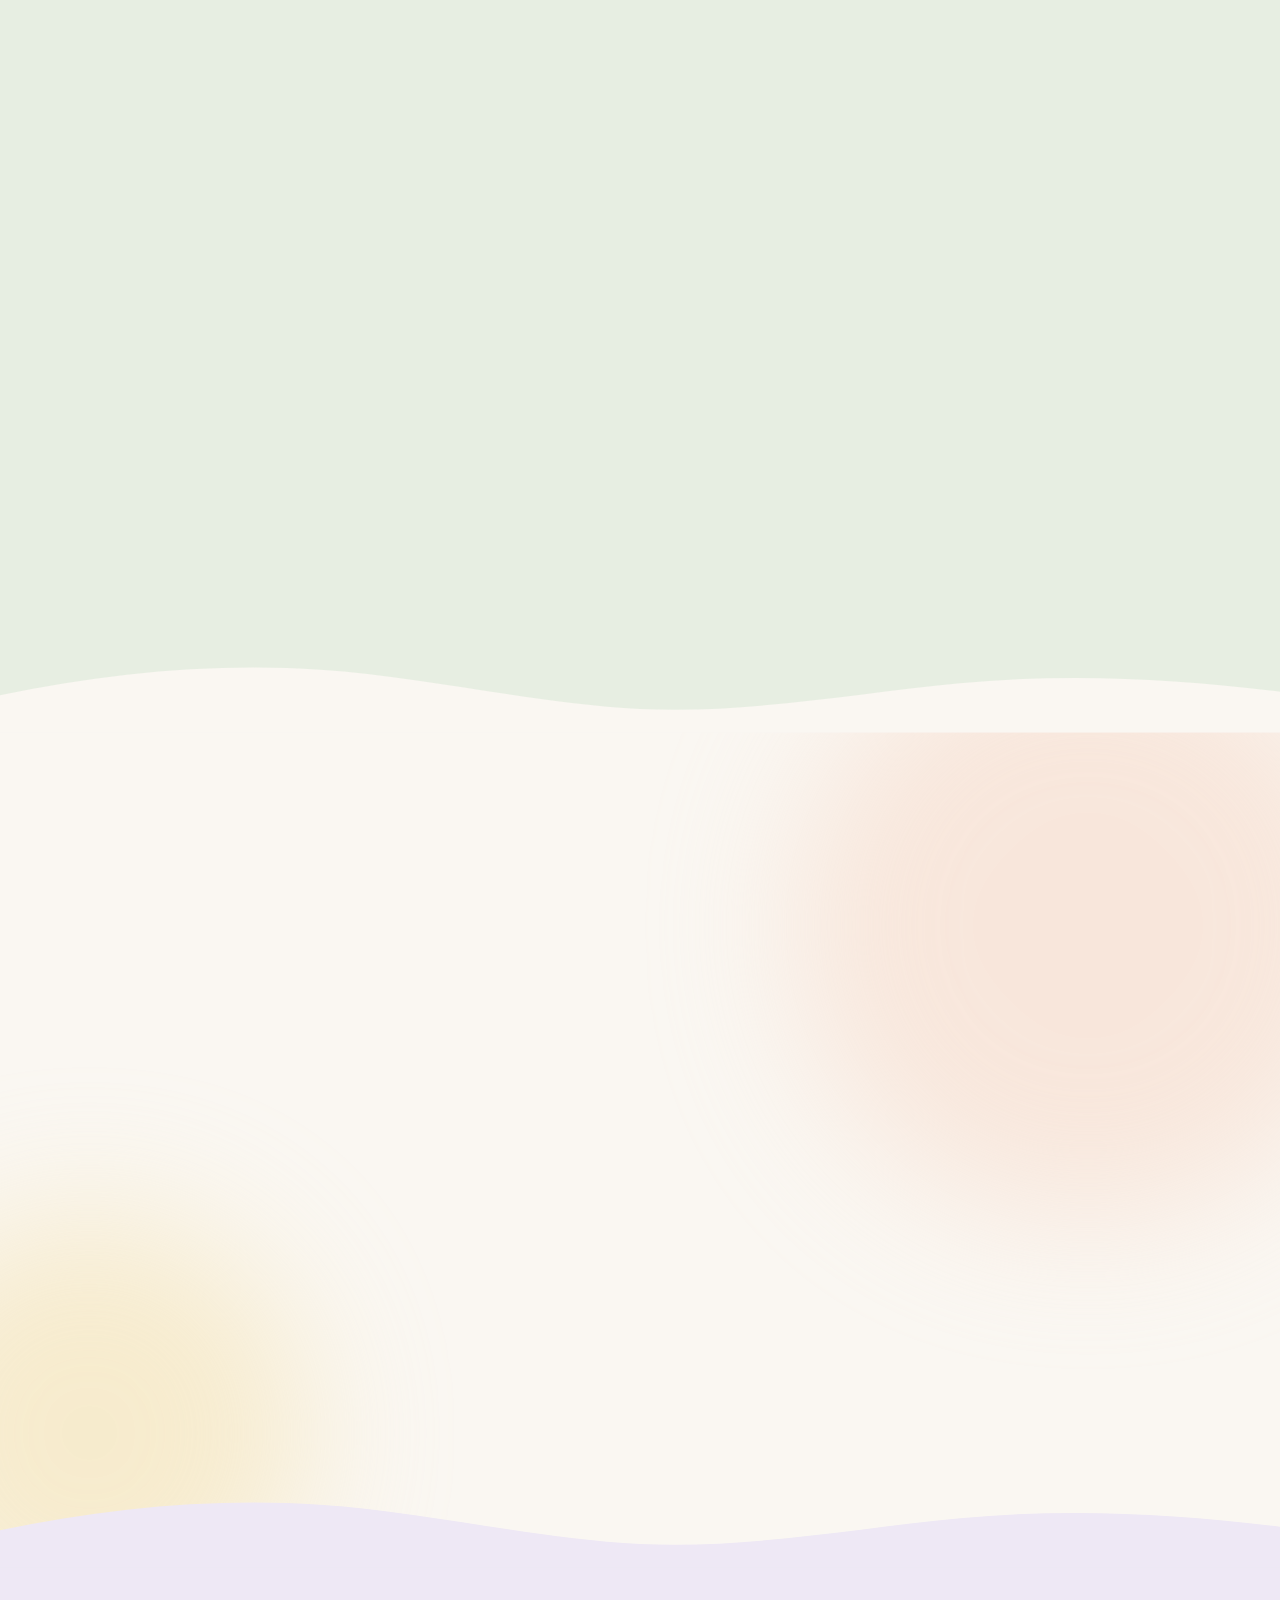
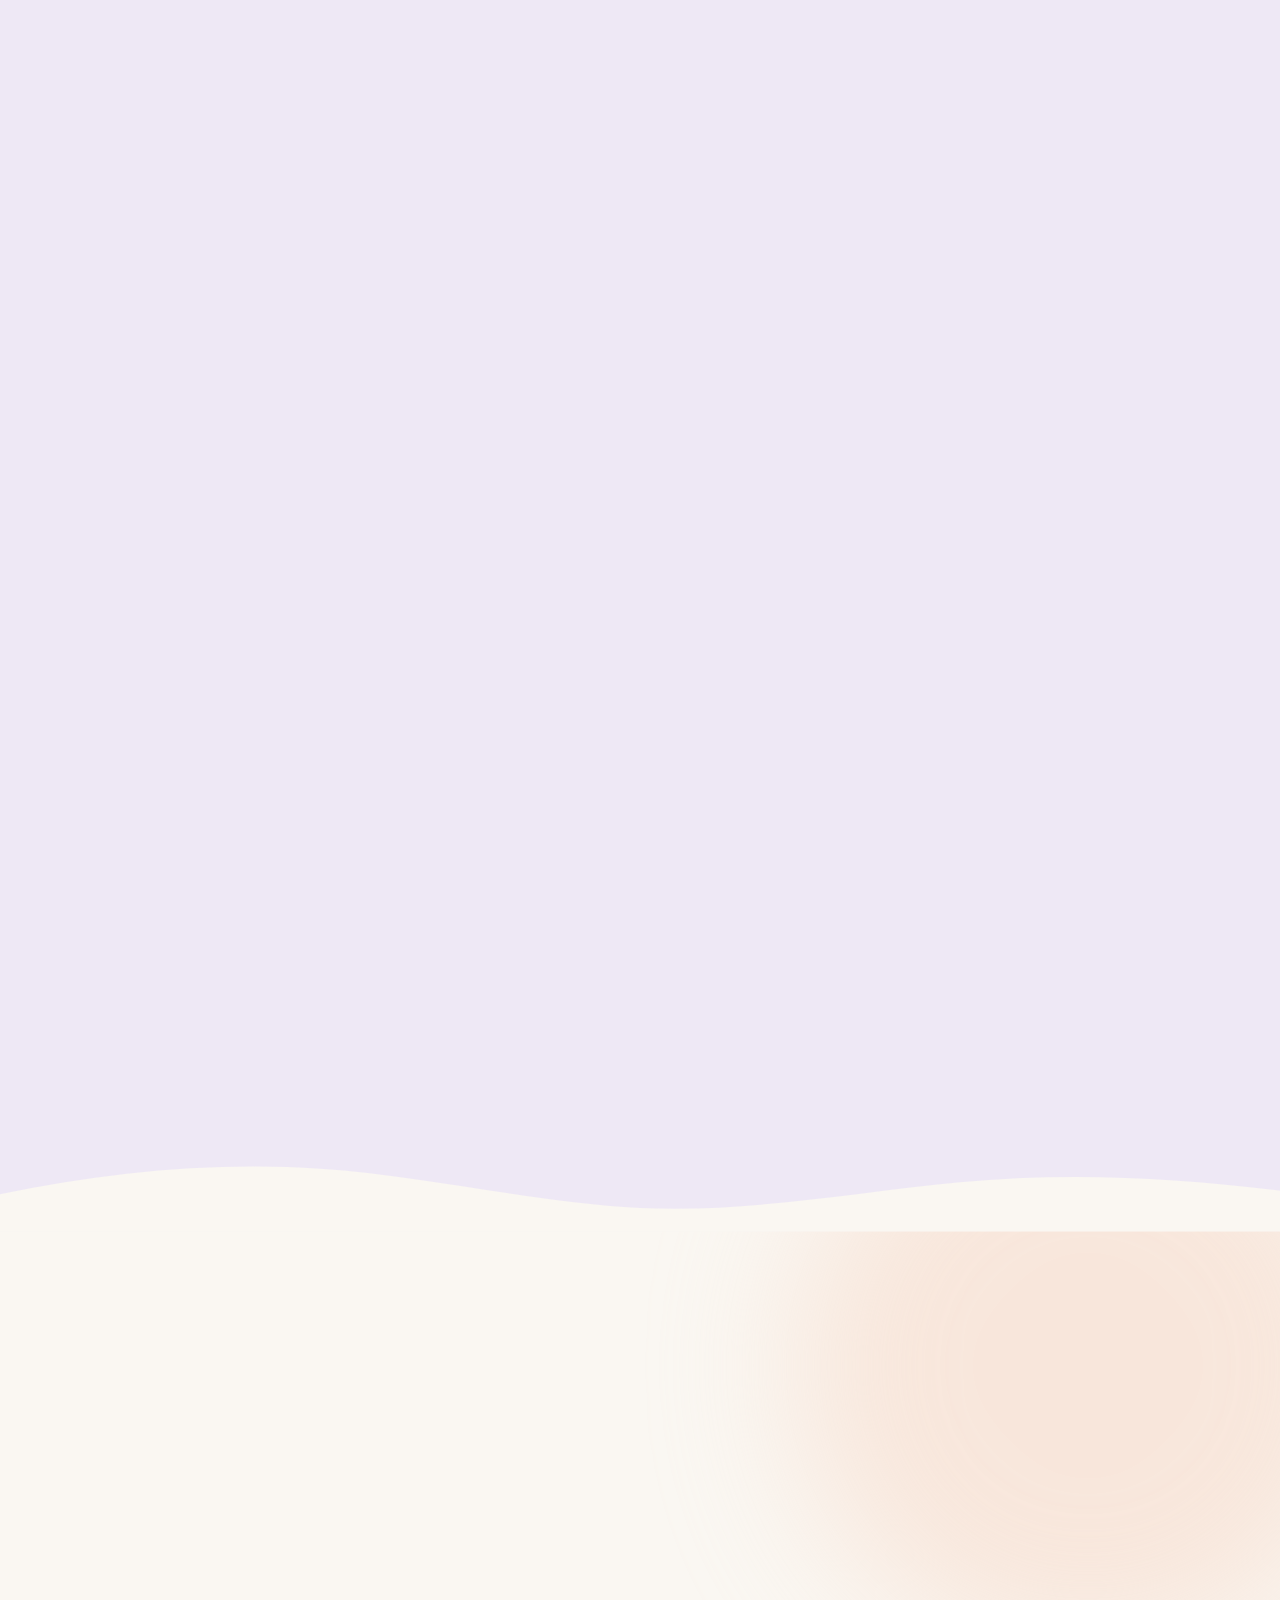
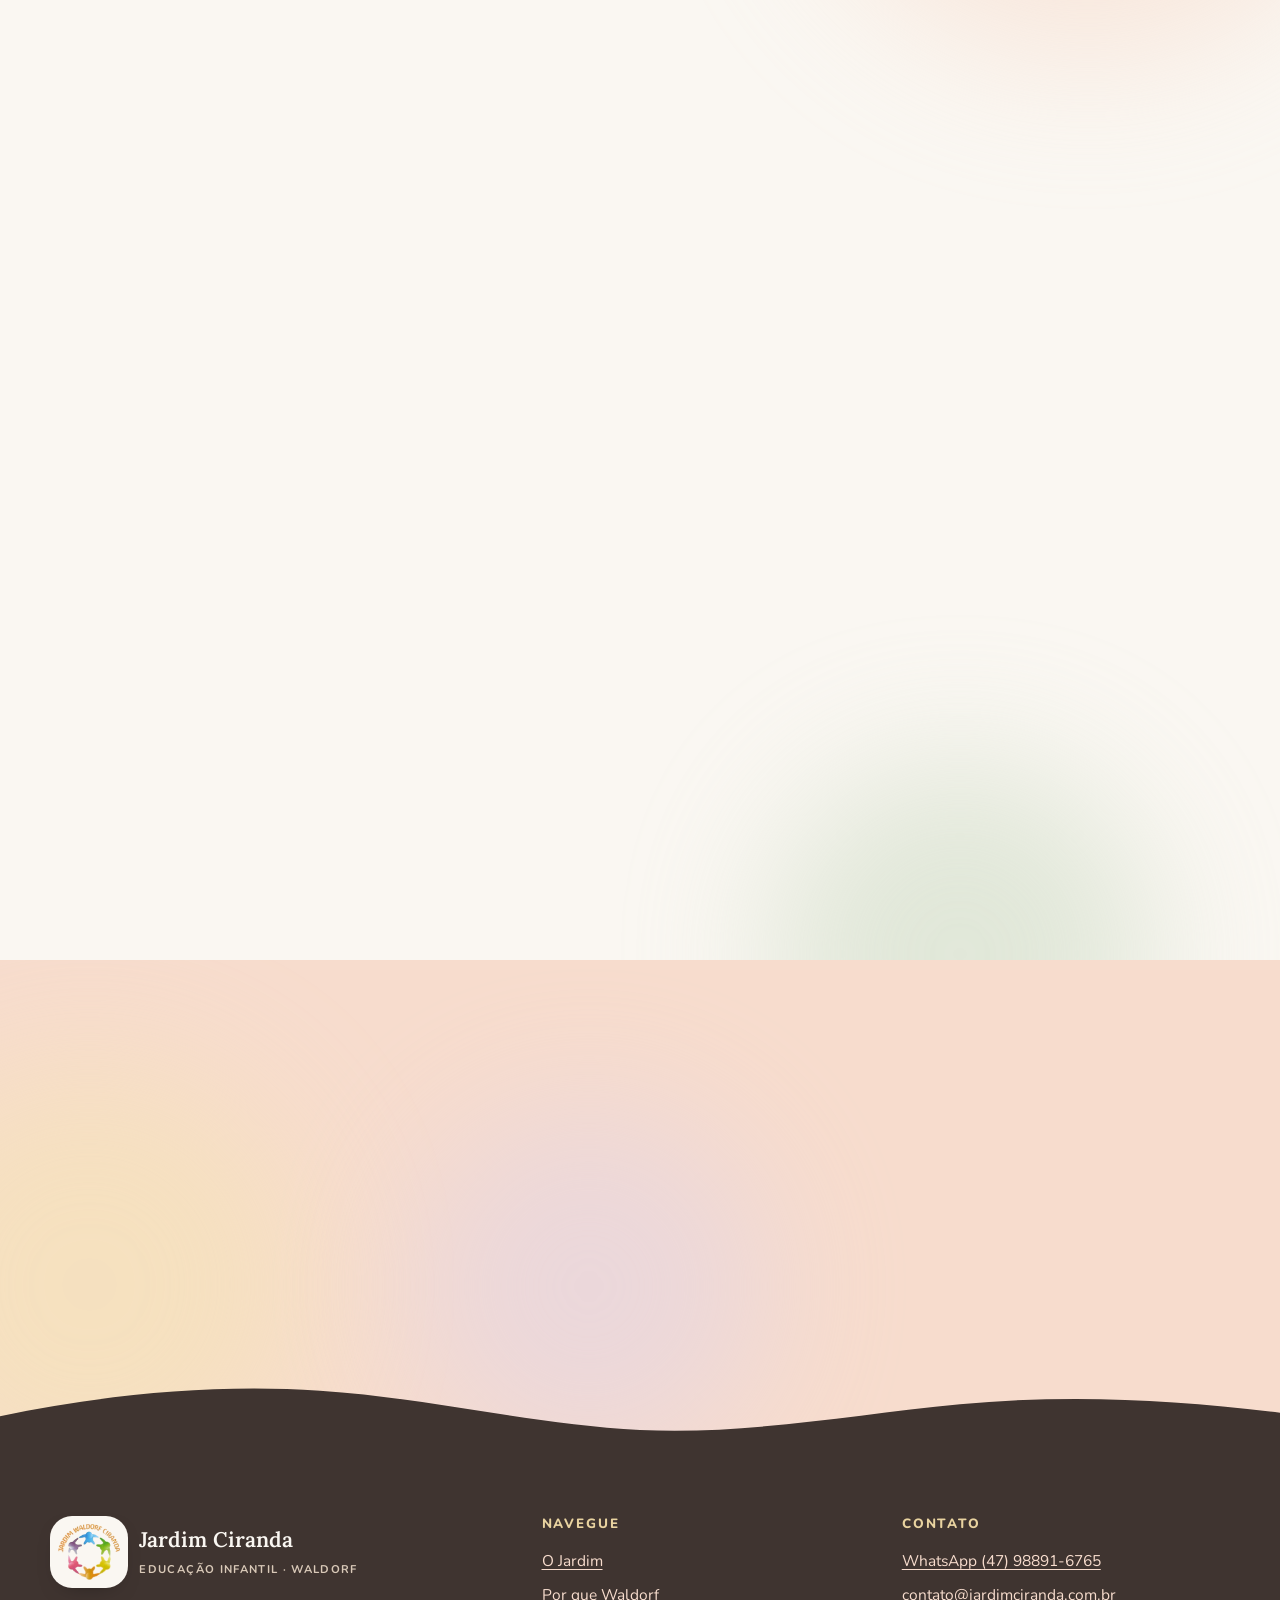
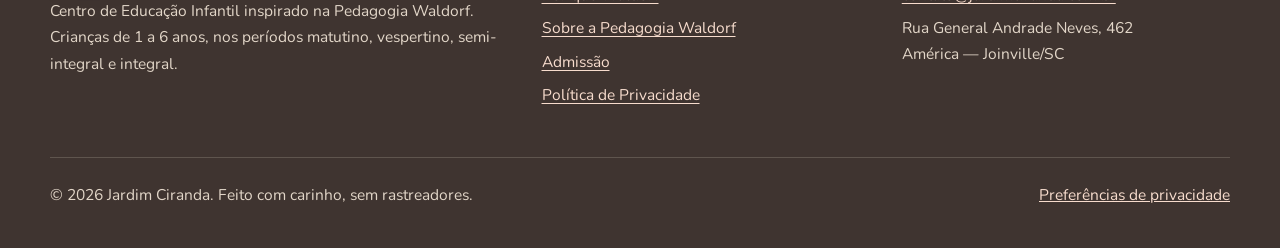
<file: sobre/index.html>
<!doctype html>
<html lang="pt-BR">
<head>
  <meta charset="utf-8">
  <meta http-equiv="Content-Security-Policy" content="default-src 'none'; base-uri 'none'; form-action 'none'">
  <title>Sobre o Jardim Ciranda</title>
  <!-- URL do site antigo preservada (SEO): GitHub Pages não faz 301, então usamos meta refresh + canonical -->
  <link rel="canonical" href="https://jardimciranda.com.br/#sobre">
  <meta name="robots" content="noindex, follow">
  <meta http-equiv="refresh" content="0; url=../#sobre">
</head>
<body>
  <p>Esta página mudou de endereço. <a href="../#sobre">Clique aqui se não for redirecionado.</a></p>
</body>
</html>
</file>
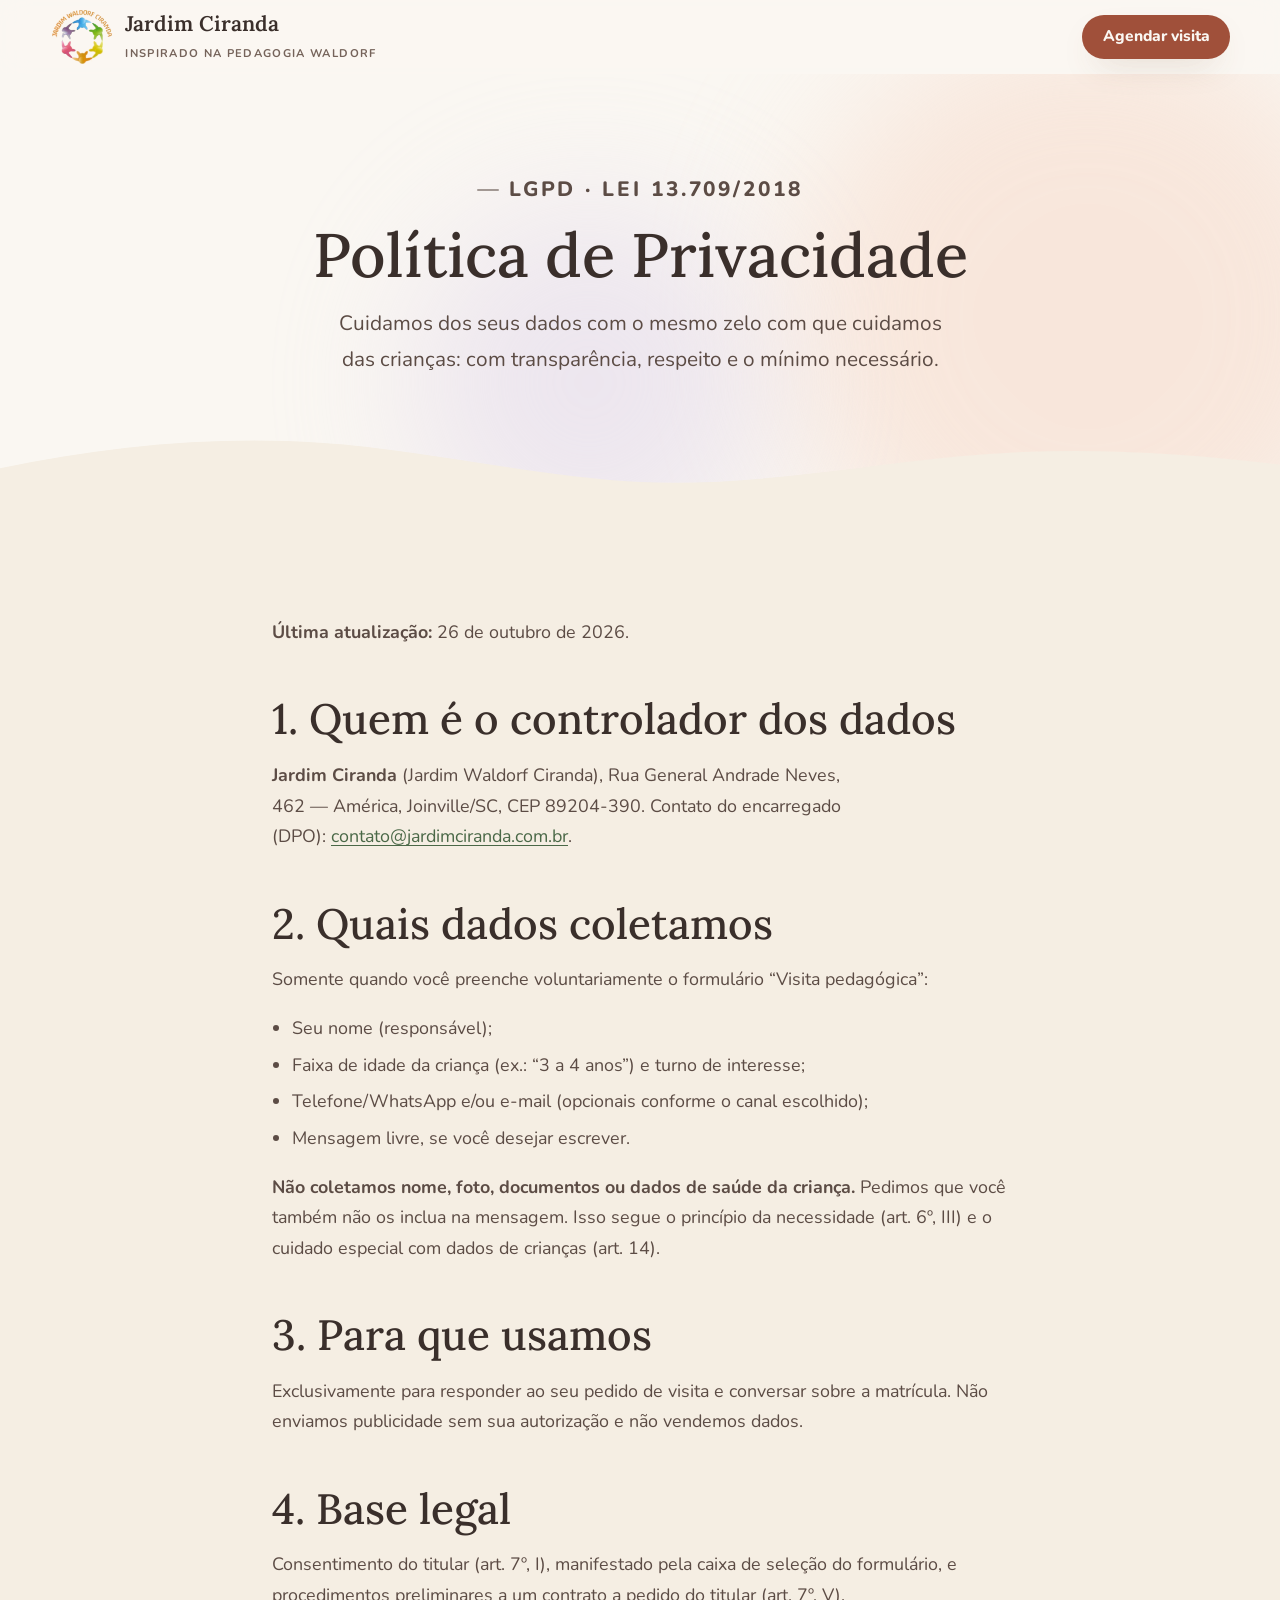
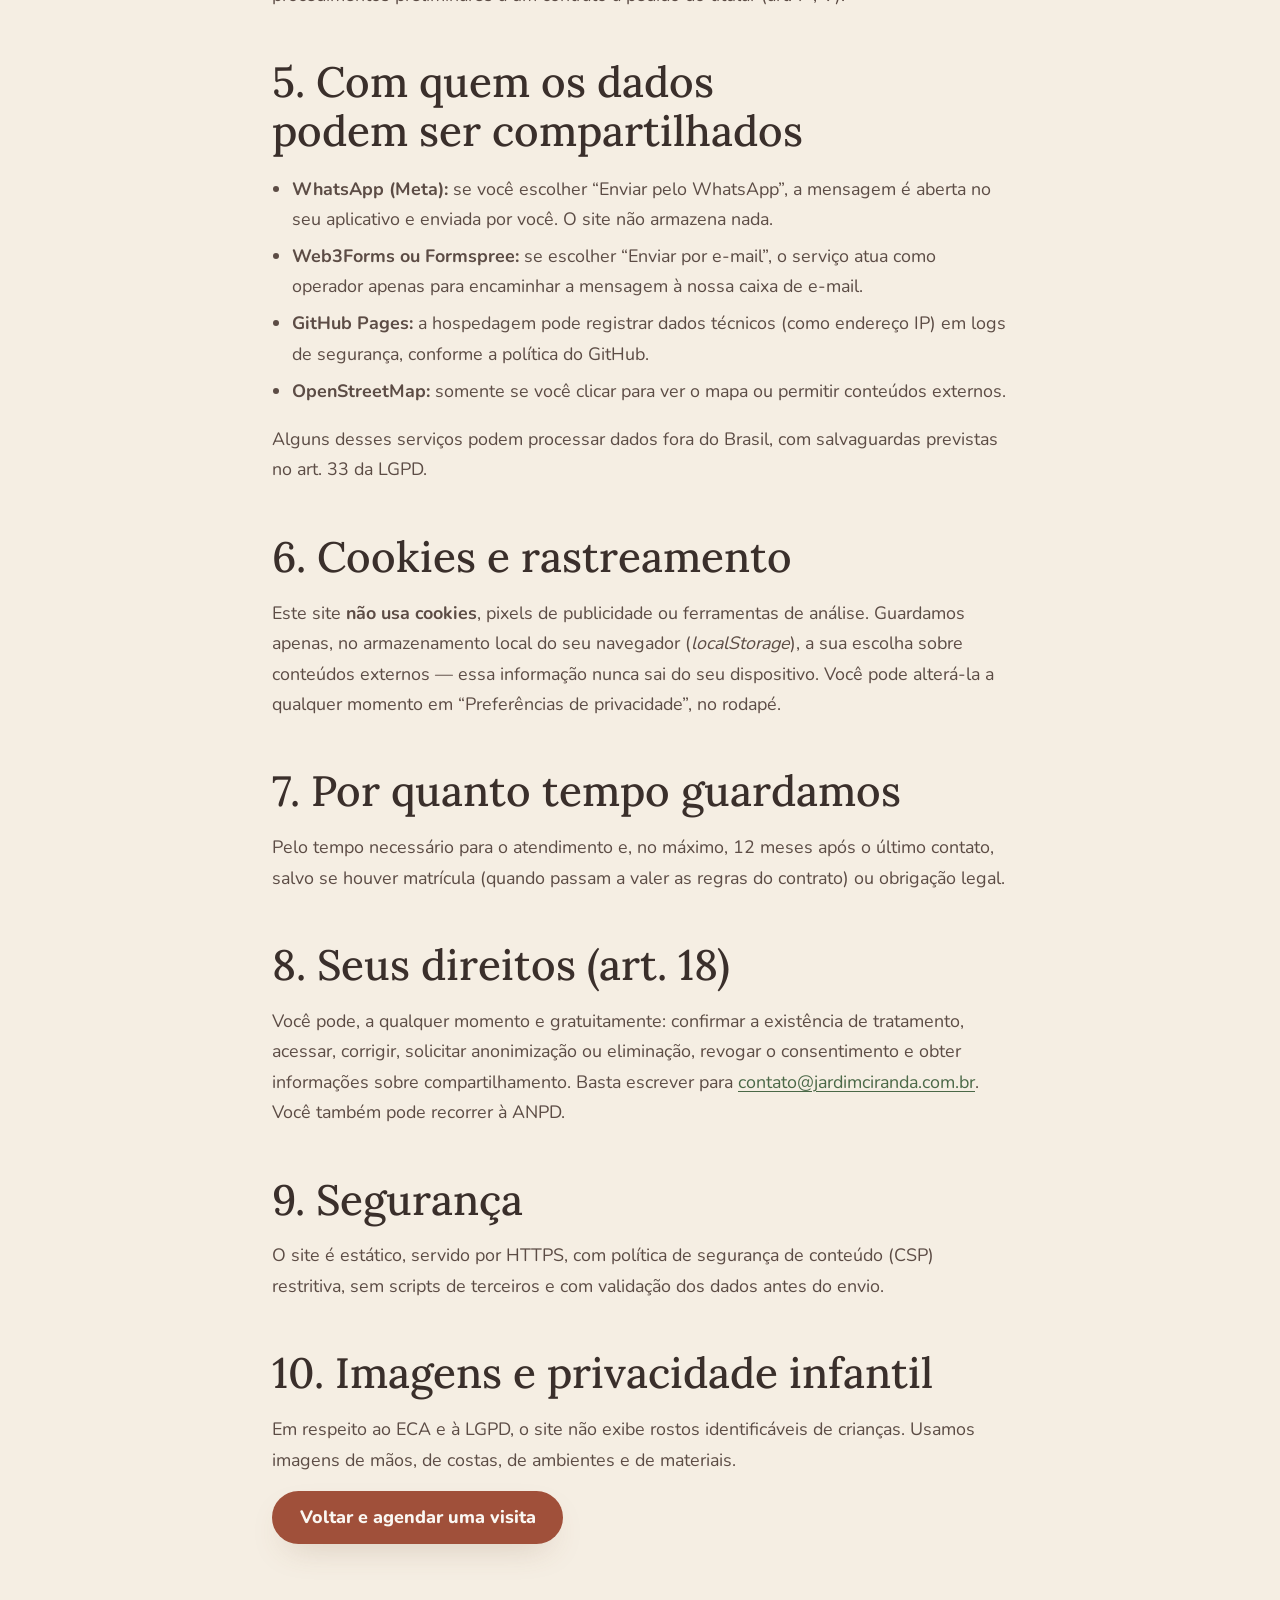
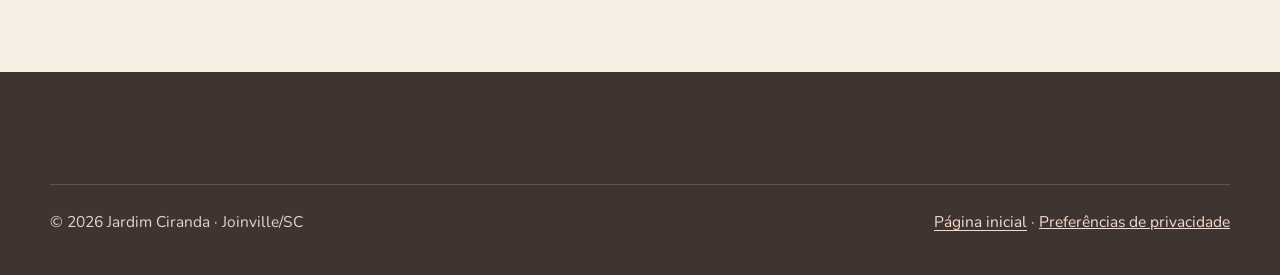
<file: politica-de-privacidade.html>
<!doctype html>
<html lang="pt-BR">
<head>
  <meta charset="utf-8">
  <meta name="viewport" content="width=device-width, initial-scale=1">
  <meta http-equiv="Content-Security-Policy" content="default-src 'self'; script-src 'self'; style-src 'self'; img-src 'self' data:; font-src 'self'; connect-src 'self'; frame-src 'none'; form-action 'self'; base-uri 'self'; object-src 'none'; manifest-src 'self'; upgrade-insecure-requests">
  <meta name="referrer" content="strict-origin-when-cross-origin">
  <title>Política de Privacidade | Jardim Ciranda</title>
  <meta name="description" content="Como o Jardim Ciranda trata os dados pessoais enviados pelo site, em conformidade com a LGPD (Lei 13.709/2018).">
  <link rel="canonical" href="https://jardimciranda.com.br/politica-de-privacidade.html">
  <meta name="robots" content="index, follow">
  <meta name="theme-color" content="#faf7f2">
  <meta property="og:type" content="article">
  <meta property="og:locale" content="pt_BR">
  <meta property="og:title" content="Política de Privacidade — Jardim Ciranda">
  <meta property="og:description" content="Transparência sobre o uso dos seus dados, conforme a LGPD.">
  <meta property="og:url" content="https://jardimciranda.com.br/politica-de-privacidade.html">
  <meta property="og:image" content="https://jardimciranda.com.br/assets/img/og-jardim-ciranda.jpg">
  <link rel="icon" href="assets/img/favicon.ico" sizes="any">
  <link rel="icon" href="assets/img/favicon-64.png" type="image/png">
  <link rel="apple-touch-icon" href="assets/img/apple-touch-icon.png">
  <link rel="preload" href="assets/fonts/lora-var.woff2" as="font" type="font/woff2" crossorigin>
  <link rel="preload" href="assets/fonts/nunito-var.woff2" as="font" type="font/woff2" crossorigin>
  <link rel="stylesheet" href="assets/css/styles.css">
  <script src="assets/js/config.js" defer></script>
  <script src="assets/js/main.js" defer></script>
</head>
<body>
  <a class="skip-link" href="#conteudo">Pular para o conteúdo</a>
  <svg xmlns="http://www.w3.org/2000/svg" class="sr-only" aria-hidden="true" focusable="false">
    <symbol id="i-whatsapp" viewBox="0 0 24 24"><path fill="currentColor" d="M12.04 2a9.9 9.9 0 0 0-8.5 15l-1.4 5.1 5.2-1.4A9.9 9.9 0 1 0 12.04 2Zm0 18.1a8.2 8.2 0 0 1-4.2-1.2l-.3-.2-3.1.8.8-3-.2-.3a8.2 8.2 0 1 1 7 3.9Zm4.5-6.1c-.2-.1-1.5-.7-1.7-.8-.2-.1-.4-.1-.6.1l-.8 1c-.1.2-.3.2-.5.1a6.7 6.7 0 0 1-3.3-2.9c-.3-.4.3-.4.7-1.3.1-.2 0-.3 0-.4l-.8-1.8c-.2-.5-.4-.4-.6-.4h-.5a1 1 0 0 0-.7.3 3 3 0 0 0-.9 2.2 5.2 5.2 0 0 0 1.1 2.7 11.8 11.8 0 0 0 4.5 4c1.7.7 2.3.8 3.2.6a2.7 2.7 0 0 0 1.8-1.2 2.2 2.2 0 0 0 .1-1.3c0-.1-.2-.2-.5-.3Z"/></symbol>
    <symbol id="i-wave" viewBox="0 0 1440 90" preserveAspectRatio="none"><path d="M0 46c120-26 240-38 360-30s240 40 360 46 240-18 360-30 240-6 360 10V90H0Z"/></symbol>
  </svg>

  <header class="site-header">
    <div class="container">
      <a class="brand" href="./" aria-label="Jardim Ciranda — página inicial">
        <img class="brand__logo" src="assets/img/logo-jardim-ciranda.webp" width="212" height="192" alt="" decoding="async">
        <span><span class="brand__name">Jardim Ciranda</span><span class="brand__tag">Inspirado na Pedagogia Waldorf</span></span>
      </a>
      <a class="btn btn--sm" href="./#contato">Agendar visita</a>
    </div>
  </header>

  <main id="conteudo" tabindex="-1">
    <section class="page-hero">
      <div class="lazur" aria-hidden="true"><span class="l1"></span><span class="l3"></span></div>
      <div class="container">
        <p class="eyebrow">LGPD · Lei 13.709/2018</p>
        <h1>Política de Privacidade</h1>
        <p>Cuidamos dos seus dados com o mesmo zelo com que cuidamos das crianças: com transparência, respeito e o mínimo necessário.</p>
      </div>
      <svg class="wave wave--bottom wave--to-alt" aria-hidden="true" viewBox="0 0 1440 90" preserveAspectRatio="none"><use href="#i-wave"/></svg>
    </section>

    <section class="section section--alt">
      <article class="container prose">
        <p><strong>Última atualização:</strong> 26 de outubro de 2026.</p>

        <h2>1. Quem é o controlador dos dados</h2>
        <p>
          <strong>Jardim Ciranda</strong> (Jardim Waldorf Ciranda), Rua General Andrade Neves, 462 — América, Joinville/SC,
          CEP 89204-390. Contato do encarregado (DPO): <a href="mailto:contato@jardimciranda.com.br">contato@jardimciranda.com.br</a>.
          <!-- ⚠️ Inserir razão social e CNPJ da mantenedora antes de publicar. -->
        </p>

        <h2>2. Quais dados coletamos</h2>
        <p>Somente quando você preenche voluntariamente o formulário “Visita pedagógica”:</p>
        <ul>
          <li>Seu nome (responsável);</li>
          <li>Faixa de idade da criança (ex.: “3 a 4 anos”) e turno de interesse;</li>
          <li>Telefone/WhatsApp e/ou e-mail (opcionais conforme o canal escolhido);</li>
          <li>Mensagem livre, se você desejar escrever.</li>
        </ul>
        <p>
          <strong>Não coletamos nome, foto, documentos ou dados de saúde da criança.</strong> Pedimos que você também não os inclua
          na mensagem. Isso segue o princípio da necessidade (art. 6º, III) e o cuidado especial com dados de crianças (art. 14).
        </p>

        <h2>3. Para que usamos</h2>
        <p>Exclusivamente para responder ao seu pedido de visita e conversar sobre a matrícula. Não enviamos publicidade sem sua autorização e não vendemos dados.</p>

        <h2>4. Base legal</h2>
        <p>Consentimento do titular (art. 7º, I), manifestado pela caixa de seleção do formulário, e procedimentos preliminares a um contrato a pedido do titular (art. 7º, V).</p>

        <h2>5. Com quem os dados podem ser compartilhados</h2>
        <ul>
          <li><strong>WhatsApp (Meta):</strong> se você escolher “Enviar pelo WhatsApp”, a mensagem é aberta no seu aplicativo e enviada por você. O site não armazena nada.</li>
          <li><strong>Web3Forms ou Formspree:</strong> se escolher “Enviar por e-mail”, o serviço atua como operador apenas para encaminhar a mensagem à nossa caixa de e-mail.</li>
          <li><strong>GitHub Pages:</strong> a hospedagem pode registrar dados técnicos (como endereço IP) em logs de segurança, conforme a política do GitHub.</li>
          <li><strong>OpenStreetMap:</strong> somente se você clicar para ver o mapa ou permitir conteúdos externos.</li>
        </ul>
        <p>Alguns desses serviços podem processar dados fora do Brasil, com salvaguardas previstas no art. 33 da LGPD.</p>

        <h2>6. Cookies e rastreamento</h2>
        <p>
          Este site <strong>não usa cookies</strong>, pixels de publicidade ou ferramentas de análise. Guardamos apenas, no armazenamento
          local do seu navegador (<em>localStorage</em>), a sua escolha sobre conteúdos externos — essa informação nunca sai do seu dispositivo.
          Você pode alterá-la a qualquer momento em “Preferências de privacidade”, no rodapé.
        </p>

        <h2>7. Por quanto tempo guardamos</h2>
        <p>Pelo tempo necessário para o atendimento e, no máximo, 12 meses após o último contato, salvo se houver matrícula (quando passam a valer as regras do contrato) ou obrigação legal.</p>

        <h2>8. Seus direitos (art. 18)</h2>
        <p>Você pode, a qualquer momento e gratuitamente: confirmar a existência de tratamento, acessar, corrigir, solicitar anonimização ou eliminação, revogar o consentimento e obter informações sobre compartilhamento. Basta escrever para <a href="mailto:contato@jardimciranda.com.br">contato@jardimciranda.com.br</a>. Você também pode recorrer à ANPD.</p>

        <h2>9. Segurança</h2>
        <p>O site é estático, servido por HTTPS, com política de segurança de conteúdo (CSP) restritiva, sem scripts de terceiros e com validação dos dados antes do envio.</p>

        <h2>10. Imagens e privacidade infantil</h2>
        <p>Em respeito ao ECA e à LGPD, o site não exibe rostos identificáveis de crianças. Usamos imagens de mãos, de costas, de ambientes e de materiais.</p>

        <p><a class="btn" href="./#contato">Voltar e agendar uma visita</a></p>
      </article>
    </section>
  </main>

  <footer class="site-footer">
    <div class="container">
      <div class="footer-bottom">
        <p>© <span data-year>2026</span> Jardim Ciranda · Joinville/SC</p>
        <p><a href="./">Página inicial</a> · <button type="button" data-open-consent>Preferências de privacidade</button></p>
      </div>
    </div>
  </footer>

  <a class="wa-float" href="https://wa.me/5547988916765" target="_blank" rel="noopener noreferrer" data-wa-link aria-label="Conversar com a secretaria pelo WhatsApp (abre em nova aba)">
    <svg aria-hidden="true"><use href="#i-whatsapp"/></svg><span class="wa-float__label">Fale conosco</span>
  </a>

  <div class="consent-banner" id="aviso-privacidade" role="dialog" aria-modal="false" aria-labelledby="aviso-titulo" hidden>
    <h2 id="aviso-titulo">🌿 Sua privacidade importa</h2>
    <p>Este site não usa cookies nem rastreadores. Conteúdos externos (como o mapa) só são carregados se você permitir.</p>
    <div class="consent-banner__actions">
      <button type="button" class="btn btn--sm" data-consent="externos">Permitir conteúdos externos</button>
      <button type="button" class="btn btn--ghost btn--sm" data-consent="essencial">Apenas o essencial</button>
    </div>
  </div>
</body>
</html>
</file>
<file: assets/css/styles.css>
/* ==========================================================================
   Jardim Ciranda — styles.css
   Design system inspirado na Pedagogia Waldorf (paleta "Lazur").
   Sem frameworks. Sem estilos inline (compatível com CSP style-src 'self').
   Contrastes verificados para WCAG 2.1 AA.
   ========================================================================== */

/* ---------- 1. Fontes self-hosted (sem requisições a terceiros → LGPD) ---------- */
@font-face {
  font-family: 'Lora';
  src: url('../fonts/lora-var.woff2') format('woff2');
  font-weight: 400 700;
  font-style: normal;
  font-display: swap;
}
@font-face {
  font-family: 'Lora';
  src: url('../fonts/lora-var-italic.woff2') format('woff2');
  font-weight: 400 700;
  font-style: italic;
  font-display: swap;
}
@font-face {
  font-family: 'Nunito';
  src: url('../fonts/nunito-var.woff2') format('woff2');
  font-weight: 300 900;
  font-style: normal;
  font-display: swap;
}

/* ---------- 2. Design tokens ---------- */
:root {
  /* Fundos (blanco-hueso) */
  --c-cream-50: #faf7f2;
  --c-cream-100: #f5eee3;
  --c-cream-200: #eee2cf;
  --c-surface: #fdfbf7;

  /* Pastéis Waldorf */
  --c-peach-200: #f7dccd;
  --c-peach-300: #f0c3ab;
  --c-rose-200: #f2d6d3;
  --c-ochre-200: #f5e4b6;
  --c-ochre-300: #ebcd84;
  --c-sage-100: #e7eee2;
  --c-sage-200: #d0ddc8;
  --c-sage-300: #a9bfa0;
  --c-lavender-100: #eee8f5;
  --c-lavender-200: #ddd2eb;
  --c-sky-200: #d7e6ed;

  /* Profundos — texto e CTAs (contraste sobre --c-cream-50) */
  --c-ink-900: #3a2f2b;        /* 12.4:1 */
  --c-ink-700: #5c4c45;        /*  8.0:1 */
  --c-ink-500: #75635a;        /*  5.5:1 */
  --c-terracotta-600: #a0503a; /*  5.4:1 (texto cream sobre ele) */
  --c-terracotta-700: #86412e;
  --c-sage-700: #4a6847;       /*  6.0:1 */
  --c-sage-800: #3b5539;
  --c-plum-700: #6b4f7a;

  /* Semânticos */
  --bg: var(--c-cream-50);
  --bg-alt: var(--c-cream-100);
  --text: var(--c-ink-900);
  --text-muted: var(--c-ink-700);
  --text-subtle: var(--c-ink-500);
  --primary: var(--c-terracotta-600);
  --primary-hover: var(--c-terracotta-700);
  --on-primary: var(--c-cream-50);
  --accent: var(--c-sage-700);
  --border: #e6d7c1;
  --focus: var(--c-plum-700);
  --success: #3d6a3a;
  --error: #9a2f22;
  --whatsapp: #1f7a4d; /* verde WhatsApp escurecido para AA com texto claro */

  /* Tipografia */
  --font-serif: 'Lora', 'Iowan Old Style', Georgia, serif;
  --font-sans: 'Nunito', 'Segoe UI', system-ui, -apple-system, sans-serif;
  --fs-xs: clamp(0.78rem, 0.76rem + 0.1vw, 0.84rem);
  --fs-sm: clamp(0.9rem, 0.87rem + 0.15vw, 0.97rem);
  --fs-base: clamp(1.02rem, 0.98rem + 0.2vw, 1.12rem);
  --fs-lg: clamp(1.14rem, 1.06rem + 0.35vw, 1.3rem);
  --fs-xl: clamp(1.35rem, 1.2rem + 0.7vw, 1.75rem);
  --fs-2xl: clamp(1.8rem, 1.45rem + 1.5vw, 2.65rem);
  --fs-3xl: clamp(2.25rem, 1.6rem + 2.8vw, 3.85rem);

  /* Espaços */
  --sp-1: 0.25rem;
  --sp-2: 0.5rem;
  --sp-3: 0.75rem;
  --sp-4: 1rem;
  --sp-5: 1.5rem;
  --sp-6: 2rem;
  --sp-7: 3rem;
  --sp-8: 4rem;
  --section-y: clamp(4.25rem, 3rem + 5vw, 7.5rem);

  /* Formas orgânicas */
  --r-sm: 12px;
  --r-md: 20px;
  --r-lg: 30px;
  --r-xl: 44px;
  --r-pill: 999px;
  --r-blob-1: 62% 38% 46% 54% / 58% 44% 56% 42%;
  --r-blob-2: 42% 58% 63% 37% / 41% 53% 47% 59%;
  --r-blob-3: 55% 45% 38% 62% / 49% 61% 39% 51%;

  /* Sombras quentes */
  --shadow-sm: 0 2px 10px rgba(122, 82, 54, 0.08);
  --shadow-md: 0 14px 34px -14px rgba(122, 82, 54, 0.28);
  --shadow-lg: 0 30px 70px -28px rgba(122, 82, 54, 0.38);

  /* Movimento gentil */
  --ease: cubic-bezier(0.33, 1, 0.68, 1);
  --t-fast: 180ms;
  --t-base: 320ms;
  --t-slow: 800ms;

  --container: 1180px;
  --header-h: 74px;
}

/* ---------- 3. Base ---------- */
*,
*::before,
*::after { box-sizing: border-box; }

html {
  -webkit-text-size-adjust: 100%;
  text-size-adjust: 100%;
  scroll-behavior: smooth;
  scroll-padding-top: calc(var(--header-h) + 16px);
  /* Rede de segurança contra rolagem horizontal no celular.
     `clip` (e não `hidden`) para não criar contêiner de rolagem e não quebrar o header sticky. */
  overflow-x: clip;
}

body {
  margin: 0;
  font-family: var(--font-sans);
  font-size: var(--fs-base);
  line-height: 1.7;
  color: var(--text);
  background: var(--bg);
  -webkit-font-smoothing: antialiased;
  overflow-x: hidden; /* fallback para navegadores sem suporte a `clip` */
  overflow-x: clip;
  overflow-wrap: break-word;
}

img, svg, iframe { display: block; max-width: 100%; }
img { height: auto; }

h1, h2, h3, h4 {
  font-family: var(--font-serif);
  font-weight: 500;
  line-height: 1.15;
  margin: 0 0 var(--sp-4);
  text-wrap: balance;
}
h1 em, h2 em { font-style: italic; color: var(--c-terracotta-700); }
p { margin: 0 0 var(--sp-4); text-wrap: pretty; }

a {
  color: var(--accent);
  text-underline-offset: 3px;
  text-decoration-thickness: 1px;
  transition: color var(--t-fast) ease;
}
a:hover { color: var(--c-sage-800); }

button, input, select, textarea { font: inherit; color: inherit; }
ul[role='list'], ol[role='list'] { list-style: none; margin: 0; padding: 0; }
::selection { background: var(--c-ochre-200); color: var(--c-ink-900); }

:focus-visible {
  outline: 3px solid var(--focus);
  outline-offset: 3px;
  border-radius: 8px;
}

.skip-link {
  position: absolute;
  left: 1rem;
  top: -120px;
  z-index: 1000;
  padding: 0.75rem 1.25rem;
  background: var(--c-ink-900);
  color: var(--c-cream-50);
  border-radius: var(--r-pill);
  font-weight: 800;
  text-decoration: none;
}
.skip-link:focus { top: 1rem; color: var(--c-cream-50); }

.sr-only {
  position: absolute !important;
  width: 1px; height: 1px;
  padding: 0; margin: -1px;
  overflow: hidden; clip: rect(0, 0, 0, 0);
  white-space: nowrap; border: 0;
}

/* Honeypot: invisível para humanos e leitores de tela, visível para bots */
.hidden, .hp-field {
  position: absolute !important;
  left: -9999px !important;
  width: 1px; height: 1px;
  overflow: hidden;
  opacity: 0;
}
[hidden] { display: none !important; }

/* ---------- 4. Layout ---------- */
.container { width: min(100% - 2.5rem, var(--container)); margin-inline: auto; }
/* Itens de grid/flex podem encolher abaixo do conteúdo mínimo (evita estourar a largura no celular) */
.hero__grid > *, .manifesto > *, .rhythm > *, .steps > *, .contact > *, .form-grid > *,
.form-actions > *, .footer-grid > *, .site-header .container > * { min-width: 0; }
.section { position: relative; padding-block: var(--section-y); }
.section--alt { background: var(--bg-alt); }
.section--sage { background: var(--c-sage-100); }
.section--lavender { background: var(--c-lavender-100); }

.section-head { max-width: 46rem; margin: 0 auto var(--sp-7); text-align: center; position: relative; z-index: 1; }
.section-head h2 { font-size: var(--fs-2xl); }
.section-head p { color: var(--text-muted); font-size: var(--fs-lg); }

.eyebrow {
  display: inline-flex; align-items: center; gap: 0.6rem;
  font-size: var(--fs-xs); font-weight: 800; letter-spacing: 0.14em; text-transform: uppercase;
  color: var(--c-terracotta-700);
  margin-bottom: var(--sp-3);
}
.eyebrow::before, .section-head .eyebrow::after {
  content: ''; width: 22px; height: 2px; border-radius: 2px; background: currentColor; opacity: 0.55;
}

/* Fundo aquarelado Lazur */
.lazur { position: absolute; inset: 0; overflow: hidden; pointer-events: none; z-index: 0; }
.lazur span { position: absolute; border-radius: 50%; filter: blur(70px); opacity: 0.6; }
.lazur .l1 { width: 46vw; height: 46vw; max-width: 620px; max-height: 620px; background: var(--c-peach-200); top: -12%; right: -8%; }
.lazur .l2 { width: 34vw; height: 34vw; max-width: 460px; max-height: 460px; background: var(--c-ochre-200); bottom: -10%; left: -10%; }
.lazur .l3 { width: 28vw; height: 28vw; max-width: 380px; max-height: 380px; background: var(--c-lavender-200); top: 30%; left: 32%; opacity: 0.45; }
.lazur .l4 { width: 30vw; height: 30vw; max-width: 420px; max-height: 420px; background: var(--c-sage-200); bottom: -14%; right: 10%; }

/* Divisores em onda */
.wave { position: absolute; left: 0; right: 0; width: 100%; height: clamp(40px, 6vw, 90px); pointer-events: none; z-index: 1; }
.wave--bottom { bottom: -1px; }
.wave--top { top: -1px; transform: rotate(180deg); }
.wave { fill: var(--bg); }
.wave--to-alt { fill: var(--bg-alt); }
.wave--to-sage { fill: var(--c-sage-100); }
.wave--to-lavender { fill: var(--c-lavender-100); }
.wave--to-cream { fill: var(--bg); }
.wave--to-ink { fill: #3f3430; }

/* ---------- 5. Botões ---------- */
.btn {
  --btn-bg: var(--primary);
  --btn-fg: var(--on-primary);
  display: inline-flex; align-items: center; justify-content: center; gap: 0.6rem;
  min-height: 52px;
  padding: 0.85rem 1.6rem;
  border: 2px solid transparent;
  border-radius: var(--r-pill);
  background: var(--btn-bg);
  color: var(--btn-fg);
  font-weight: 800;
  font-size: var(--fs-base);
  line-height: 1.2;
  text-decoration: none;
  cursor: pointer;
  box-shadow: var(--shadow-md);
  transition: transform var(--t-base) var(--ease), box-shadow var(--t-base) var(--ease), background-color var(--t-fast) ease, color var(--t-fast) ease;
}
.btn:hover { --btn-bg: var(--primary-hover); color: var(--btn-fg); transform: translateY(-2px); box-shadow: var(--shadow-lg); }
.btn:active { transform: translateY(0); }
.btn svg { width: 20px; height: 20px; flex: none; }
.btn--ghost { --btn-bg: transparent; --btn-fg: var(--c-sage-800); border-color: var(--c-sage-300); box-shadow: none; }
.btn--ghost:hover { --btn-bg: var(--c-sage-100); --btn-fg: var(--c-sage-800); box-shadow: var(--shadow-sm); }
.btn--whatsapp { --btn-bg: var(--whatsapp); }
.btn--whatsapp:hover { --btn-bg: #17603c; }
.btn--sm { min-height: 44px; padding: 0.55rem 1.15rem; font-size: var(--fs-sm); }
.btn--block { width: 100%; }
.btn[disabled], .btn[aria-busy='true'] { opacity: 0.7; cursor: progress; transform: none; }

/* ---------- 6. Header ---------- */
.site-header {
  position: sticky; top: 0; z-index: 50;
  height: var(--header-h);
  background: rgba(250, 247, 242, 0.82);
  -webkit-backdrop-filter: saturate(1.4) blur(14px);
  backdrop-filter: saturate(1.4) blur(14px);
  border-bottom: 1px solid transparent;
  transition: border-color var(--t-base) ease, box-shadow var(--t-base) ease;
}
.site-header.is-scrolled { border-color: var(--border); box-shadow: 0 6px 24px -18px rgba(122, 82, 54, 0.5); }
.site-header .container { height: 100%; display: flex; align-items: center; justify-content: space-between; gap: 1rem; }

.brand { display: inline-flex; align-items: center; gap: 0.7rem; text-decoration: none; color: var(--text); }
.brand:hover { color: var(--text); }
.brand__logo { width: auto; height: min(58px, calc(var(--header-h) - 14px)); flex-shrink: 0; transition: transform 0.9s var(--ease); }
.brand:hover .brand__logo { transform: rotate(-8deg) scale(1.04); }
@media (max-width: 480px) {
  .brand { gap: 0.55rem; }
  .brand__logo { height: 46px; }
  .site-header .brand__name { font-size: 1.12rem; }
  .site-header .brand__tag { display: none; }
  .site-header .btn--sm { padding-inline: 0.9rem; }
}
@media (prefers-reduced-motion: reduce) { .brand:hover .brand__logo { transform: none; } }
.brand__name { font-family: var(--font-serif); font-size: 1.32rem; font-weight: 600; line-height: 1; }
.brand__tag { display: block; font-family: var(--font-sans); font-size: 0.7rem; font-weight: 700; letter-spacing: 0.12em; text-transform: uppercase; color: var(--text-subtle); margin-top: 4px; }

.nav { display: flex; align-items: center; gap: 0.25rem; }
.nav__list { display: flex; gap: 0.15rem; }
.nav__list a {
  display: block; padding: 0.5rem 0.85rem; border-radius: var(--r-pill);
  color: var(--text-muted); font-weight: 700; font-size: var(--fs-sm); text-decoration: none;
  transition: background-color var(--t-fast) ease, color var(--t-fast) ease;
}
.nav__list a:hover, .nav__list a[aria-current='true'] { background: var(--c-peach-200); color: var(--c-ink-900); }
.nav .btn { margin-left: 0.6rem; }

.nav-toggle {
  display: none; width: 48px; height: 48px; border: 0; border-radius: 50%;
  background: var(--c-peach-200); cursor: pointer; place-items: center;
}
.nav-toggle span, .nav-toggle span::before, .nav-toggle span::after {
  display: block; width: 20px; height: 2px; border-radius: 2px; background: var(--c-ink-900);
  transition: transform var(--t-base) var(--ease), opacity var(--t-fast) ease; position: relative;
}
.nav-toggle span::before, .nav-toggle span::after { content: ''; position: absolute; left: 0; }
.nav-toggle span::before { top: -6px; }
.nav-toggle span::after { top: 6px; }
.nav-toggle[aria-expanded='true'] span { background: transparent; }
.nav-toggle[aria-expanded='true'] span::before { transform: translateY(6px) rotate(45deg); }
.nav-toggle[aria-expanded='true'] span::after { transform: translateY(-6px) rotate(-45deg); }

@media (max-width: 960px) {
  .nav-toggle { display: grid; }
  .nav {
    position: fixed; inset: var(--header-h) 0 auto 0;
    flex-direction: column; align-items: stretch; gap: 0.5rem;
    padding: 1.25rem 1.25rem 1.75rem;
    background: var(--c-cream-50);
    border-bottom: 1px solid var(--border);
    border-radius: 0 0 var(--r-lg) var(--r-lg);
    box-shadow: var(--shadow-lg);
    transform: translateY(-12px); opacity: 0; visibility: hidden;
    transition: transform var(--t-base) var(--ease), opacity var(--t-base) ease, visibility 0s linear var(--t-base);
  }
  .nav.is-open { transform: none; opacity: 1; visibility: visible; transition-delay: 0s; }
  .nav__list { flex-direction: column; }
  .nav__list a { padding: 0.85rem 1rem; font-size: var(--fs-base); }
  .nav .btn { margin: 0.5rem 0 0; }
}

/* ---------- 7. Hero ---------- */
.hero { position: relative; padding: clamp(2.5rem, 2rem + 4vw, 5.5rem) 0 clamp(5rem, 4rem + 6vw, 9rem); overflow: hidden; }
.hero__grid { position: relative; z-index: 2; display: grid; grid-template-columns: 1.05fr 0.95fr; gap: clamp(2rem, 4vw, 4.5rem); align-items: center; }
.hero h1 { font-size: var(--fs-3xl); letter-spacing: -0.01em; margin-bottom: var(--sp-5); }
.hero__lead { font-size: var(--fs-lg); color: var(--text-muted); max-width: 34rem; margin-bottom: var(--sp-6); }
.hero__ctas { display: flex; flex-wrap: wrap; gap: 0.85rem; margin-bottom: var(--sp-6); }
.hero__chips { display: flex; flex-wrap: wrap; gap: 0.6rem; }
.chip {
  display: inline-flex; align-items: center; gap: 0.45rem;
  padding: 0.45rem 0.9rem; border-radius: var(--r-pill);
  background: rgba(253, 251, 247, 0.85); border: 1px solid var(--border);
  font-size: var(--fs-sm); font-weight: 700; color: var(--text-muted);
}
.chip svg { width: 18px; height: 18px; color: var(--c-sage-700); }

.hero__media { position: relative; aspect-ratio: 1 / 1.02; max-width: 560px; justify-self: center; width: 100%; }
.hero__blob {
  position: absolute; inset: 4% 2% 6% 6%;
  border-radius: var(--r-blob-1);
  overflow: hidden;
  box-shadow: var(--shadow-lg);
  animation: morph 18s ease-in-out infinite;
}
.hero__blob img { width: 100%; height: 100%; object-fit: cover; object-position: 30% 40%; }
.hero__ring { position: absolute; inset: 0; border: 2px dashed var(--c-ochre-300); border-radius: var(--r-blob-2); opacity: 0.8; animation: morph 22s ease-in-out infinite reverse; }
.hero__card {
  position: absolute; display: flex; align-items: center; gap: 0.75rem;
  padding: 0.8rem 1.05rem; border-radius: var(--r-md);
  background: var(--c-surface); box-shadow: var(--shadow-md);
  font-size: var(--fs-sm); font-weight: 700; line-height: 1.3; color: var(--text);
  animation: float-soft 7s ease-in-out infinite;
}
.hero__card small { display: block; font-weight: 600; color: var(--text-subtle); }
.hero__card .dot { width: 40px; height: 40px; border-radius: 50%; display: grid; place-items: center; flex: none; }
.hero__card .dot svg { width: 22px; height: 22px; }
.hero__card--a { left: -4%; bottom: 14%; }
.hero__card--a .dot { background: var(--c-sage-200); color: var(--c-sage-800); }
.hero__card--b { right: -2%; top: 8%; animation-delay: -3s; }
.hero__card--b .dot { background: var(--c-ochre-200); color: #7a5a14; }

@media (max-width: 900px) {
  .hero__grid { grid-template-columns: 1fr; }
  .hero__media { max-width: 440px; order: -1; }
  .hero__card--a { left: 0; }
  .hero__card--b { right: 0; }
  .hero__card { max-width: 82%; }
}

/* ---------- 8. Manifesto "Imagine" ---------- */
.manifesto { display: grid; grid-template-columns: 0.9fr 1.1fr; gap: clamp(2rem, 5vw, 5rem); align-items: center; }
.manifesto__media { position: relative; }
.manifesto__media img { width: 100%; border-radius: var(--r-blob-3); box-shadow: var(--shadow-lg); aspect-ratio: 4 / 3.4; object-fit: cover; }
.manifesto__media .stamp {
  position: absolute; right: -6%; bottom: -8%; width: 132px; height: 132px; border-radius: 50%;
  background: var(--c-ochre-200); display: grid; place-items: center; text-align: center;
  font-family: var(--font-serif); font-style: italic; font-size: 1rem; line-height: 1.25; color: var(--c-ink-900);
  box-shadow: var(--shadow-md); padding: 1rem;
  animation: float-soft 9s ease-in-out infinite;
}
.manifesto h2 { font-size: var(--fs-2xl); }
.manifesto__text p { color: var(--text-muted); font-size: var(--fs-lg); }
.manifesto__text .highlight { font-family: var(--font-serif); font-style: italic; font-size: var(--fs-xl); color: var(--c-terracotta-700); line-height: 1.4; }
.quote {
  margin: var(--sp-6) 0 0; padding: var(--sp-5) var(--sp-6); border-radius: var(--r-lg);
  background: var(--c-lavender-100); border-left: 4px solid var(--c-lavender-200);
}
.quote p { font-family: var(--font-serif); font-style: italic; font-size: var(--fs-lg); color: var(--c-ink-900); margin-bottom: var(--sp-2); }
.quote cite { font-style: normal; font-weight: 800; font-size: var(--fs-sm); color: var(--c-plum-700); }

@media (max-width: 860px) {
  .manifesto { grid-template-columns: 1fr; }
  .manifesto__media .stamp { right: 4%; width: 112px; height: 112px; font-size: 0.9rem; }
}

/* ---------- 9. Pilares (benefícios) ---------- */
.pillars { position: relative; z-index: 1; display: grid; grid-template-columns: repeat(auto-fit, minmax(min(100%, 320px), 1fr)); gap: 1.25rem; }
.pillar {
  position: relative; padding: 2rem 1.75rem 1.85rem;
  background: var(--c-surface); border-radius: var(--r-lg);
  border: 1px solid var(--border);
  box-shadow: var(--shadow-sm);
  transition: transform var(--t-base) var(--ease), box-shadow var(--t-base) var(--ease);
  overflow: hidden;
}
.pillar::after {
  content: ''; position: absolute; width: 160px; height: 160px; right: -60px; top: -60px;
  border-radius: 50%; background: var(--pillar-tint, var(--c-peach-200)); opacity: 0.5; filter: blur(8px);
  transition: transform var(--t-slow) var(--ease);
}
.pillar:hover { transform: translateY(-6px); box-shadow: var(--shadow-md); }
.pillar:hover::after { transform: scale(1.3); }
.pillar__icon {
  position: relative; z-index: 1; width: 60px; height: 60px; margin-bottom: 1.2rem;
  display: grid; place-items: center;
  border-radius: var(--r-blob-2); background: var(--pillar-tint, var(--c-peach-200)); color: var(--c-ink-900);
}
.pillar__icon svg { width: 30px; height: 30px; }
.pillar h3 { position: relative; z-index: 1; font-size: var(--fs-xl); margin-bottom: 0.6rem; }
.pillar p { position: relative; z-index: 1; color: var(--text-muted); margin: 0; }
.tint-peach { --pillar-tint: var(--c-peach-200); }
.tint-ochre { --pillar-tint: var(--c-ochre-200); }
.tint-sage { --pillar-tint: var(--c-sage-200); }
.tint-lavender { --pillar-tint: var(--c-lavender-200); }
.tint-rose { --pillar-tint: var(--c-rose-200); }
.tint-sky { --pillar-tint: var(--c-sky-200); }

.cta-inline { position: relative; z-index: 1; text-align: center; margin-top: var(--sp-7); }
.cta-inline p { color: var(--text-muted); margin-bottom: var(--sp-4); }

/* ---------- 10. Galeria ---------- */
.gallery {
  position: relative; z-index: 1;
  display: grid; gap: 1rem;
  grid-template-columns: repeat(4, 1fr);
  grid-auto-rows: clamp(150px, 16vw, 220px);
  grid-auto-flow: dense;
}
.gallery figure { position: relative; margin: 0; overflow: hidden; border-radius: var(--r-md); box-shadow: var(--shadow-sm); background: var(--c-cream-200); }
.gallery figure.tall { grid-row: span 2; }
.gallery figure.wide { grid-column: span 2; }
.gallery img { width: 100%; height: 100%; object-fit: cover; transition: transform 1.2s var(--ease); }
.gallery img.img-top { object-position: center 15%; }
.gallery figure:hover img { transform: scale(1.05); }
.gallery figure:nth-child(1) { border-radius: var(--r-xl) var(--r-md) var(--r-md) var(--r-md); }
.gallery figure:nth-child(4) { border-radius: var(--r-md) var(--r-xl) var(--r-md) var(--r-md); }
.gallery figure:last-child { border-radius: var(--r-md) var(--r-md) var(--r-xl) var(--r-md); }

@media (max-width: 860px) {
  .gallery { grid-template-columns: repeat(2, 1fr); grid-auto-rows: 180px; }
}
@media (max-width: 480px) {
  .gallery { grid-auto-rows: 150px; gap: 0.6rem; }
}

/* ---------- 11. Ritmo (dia / semana / ano) ---------- */
.rhythm { position: relative; z-index: 1; display: grid; grid-template-columns: 1fr 1fr; gap: clamp(1.5rem, 4vw, 3rem); margin-top: var(--sp-8); }
.rhythm--single { grid-template-columns: 1fr; max-width: 46rem; margin-inline: auto; }
.rhythm h3 { font-size: var(--fs-xl); display: flex; align-items: center; gap: 0.6rem; }
.rhythm h3 svg { width: 28px; height: 28px; color: var(--c-terracotta-600); }
.rhythm__intro { color: var(--text-muted); }

.timeline { position: relative; margin: var(--sp-5) 0 0; padding: 0 0 0 1.75rem; list-style: none; }
.timeline::before { content: ''; position: absolute; left: 8px; top: 8px; bottom: 8px; width: 2px; background: linear-gradient(var(--c-ochre-300), var(--c-sage-300), var(--c-lavender-200)); border-radius: 2px; }
.timeline li { position: relative; padding-bottom: 1.1rem; }
.timeline li::before { content: ''; position: absolute; left: -1.75rem; top: 0.45rem; width: 18px; height: 18px; border-radius: 50%; background: var(--c-surface); border: 3px solid var(--c-ochre-300); }
.timeline li:nth-child(3n + 2)::before { border-color: var(--c-sage-300); }
.timeline li:nth-child(3n)::before { border-color: var(--c-lavender-200); }
.timeline strong { display: block; font-family: var(--font-serif); font-weight: 600; font-size: var(--fs-lg); }
.timeline span { color: var(--text-muted); font-size: var(--fs-sm); }

.week { display: grid; gap: 0.7rem; margin-top: var(--sp-5); }
.week__day {
  display: grid; grid-template-columns: 64px 1fr; align-items: center; gap: 1rem;
  padding: 0.65rem 0.9rem 0.65rem 0.65rem; border-radius: var(--r-md);
  background: var(--c-surface); border: 1px solid var(--border);
}
.week__day img { width: 64px; height: 64px; border-radius: 50%; object-fit: cover; }
.week__day b { display: block; font-size: var(--fs-xs); letter-spacing: 0.1em; text-transform: uppercase; color: var(--c-terracotta-700); }
.week__day span { font-weight: 700; }


.note { font-size: var(--fs-xs); color: var(--text-subtle); margin-top: var(--sp-4); }

@media (max-width: 860px) { .rhythm { grid-template-columns: 1fr; } }

/* ---------- 12. Depoimentos ---------- */
.testimonials { position: relative; z-index: 1; display: grid; grid-template-columns: repeat(auto-fit, minmax(min(100%, 320px), 1fr)); gap: 1.25rem; }
.testimonial {
  position: relative; margin: 0; padding: 2.4rem 1.85rem 1.75rem;
  background: var(--c-surface); border-radius: var(--r-lg); box-shadow: var(--shadow-sm);
  display: flex; flex-direction: column;
}
.testimonial::before {
  content: '“'; position: absolute; top: -0.2rem; left: 1.4rem;
  font-family: var(--font-serif); font-size: 5rem; line-height: 1; color: var(--c-peach-300);
}
.testimonial blockquote { margin: 0 0 1.25rem; font-family: var(--font-serif); font-style: italic; font-size: var(--fs-lg); line-height: 1.55; color: var(--c-ink-900); flex: 1; }
.testimonial blockquote p { margin: 0; }
.testimonial figcaption { display: flex; align-items: center; gap: 0.75rem; font-size: var(--fs-sm); }
.testimonial .avatar {
  width: 46px; height: 46px; border-radius: 50%; display: grid; place-items: center; flex: none;
  font-family: var(--font-serif); font-weight: 600; color: var(--c-ink-900);
  background: var(--pillar-tint, var(--c-sage-200));
}
.testimonial figcaption strong { display: block; }
.testimonial figcaption span { color: var(--text-subtle); }
.stars { display: flex; gap: 2px; color: #b5832a; margin-bottom: 0.9rem; }
.stars svg { width: 18px; height: 18px; }

/* ---------- 13. Admissão ---------- */
.steps { position: relative; z-index: 1; display: grid; grid-template-columns: repeat(3, 1fr); gap: 1.25rem; counter-reset: step; }
.step {
  position: relative; padding: 2.25rem 1.75rem 1.75rem; border-radius: var(--r-lg);
  background: var(--c-surface); border: 1px solid var(--border); box-shadow: var(--shadow-sm);
}
.step__num {
  width: 56px; height: 56px; margin-bottom: 1rem; border-radius: var(--r-blob-1);
  display: grid; place-items: center;
  font-family: var(--font-serif); font-size: 1.6rem; font-weight: 600;
  background: var(--pillar-tint, var(--c-peach-200)); color: var(--c-ink-900);
}
.step h3 { font-size: var(--fs-xl); margin-bottom: 0.5rem; }
.step p { color: var(--text-muted); margin: 0; }
.step:not(:last-child)::after {
  content: ''; position: absolute; top: 3.9rem; right: -1.1rem; width: 1rem; height: 2px;
  background: repeating-linear-gradient(90deg, var(--c-ochre-300) 0 4px, transparent 4px 8px);
}
@media (max-width: 860px) {
  .steps { grid-template-columns: 1fr; }
  .step:not(:last-child)::after { display: none; }
}

.faq { position: relative; z-index: 1; max-width: 50rem; margin: var(--sp-8) auto 0; }
.faq h3 { text-align: center; font-size: var(--fs-xl); margin-bottom: var(--sp-5); }
.faq details { border-radius: var(--r-md); background: var(--c-surface); border: 1px solid var(--border); margin-bottom: 0.7rem; transition: box-shadow var(--t-base) ease; }
.faq details[open] { box-shadow: var(--shadow-sm); }
.faq summary {
  cursor: pointer; list-style: none; padding: 1.05rem 3.25rem 1.05rem 1.35rem; position: relative;
  font-weight: 800; color: var(--c-ink-900);
}
.faq summary::-webkit-details-marker { display: none; }
.faq summary::after {
  content: ''; position: absolute; right: 1.35rem; top: 50%; width: 12px; height: 12px; margin-top: -8px;
  border-right: 2px solid var(--c-terracotta-600); border-bottom: 2px solid var(--c-terracotta-600);
  transform: rotate(45deg); transition: transform var(--t-base) var(--ease);
}
.faq details[open] summary::after { transform: rotate(-135deg); margin-top: -2px; }
.faq details > div { padding: 0 1.35rem 1.15rem; color: var(--text-muted); }
.faq details > div p:last-child { margin: 0; }

/* ---------- 14. Contato / formulário ---------- */
.contact { position: relative; z-index: 1; display: grid; grid-template-columns: minmax(0, 1.15fr) minmax(0, 0.85fr); gap: clamp(1.5rem, 4vw, 3rem); align-items: start; }
@media (max-width: 900px) { .contact { grid-template-columns: minmax(0, 1fr); } }

.form-card {
  padding: clamp(1.5rem, 1rem + 2vw, 2.5rem);
  background: var(--c-surface); border-radius: var(--r-xl);
  box-shadow: var(--shadow-lg); border: 1px solid var(--border);
}
.form-card h3 { font-size: var(--fs-xl); margin-bottom: 0.35rem; }
.form-card > p { color: var(--text-muted); margin-bottom: var(--sp-5); }

.form-grid { display: grid; grid-template-columns: 1fr 1fr; gap: 1rem 1.1rem; }
.field { display: flex; flex-direction: column; gap: 0.35rem; }
.field--full { grid-column: 1 / -1; }
.field label, .field legend { font-weight: 800; font-size: var(--fs-sm); color: var(--c-ink-900); }
.field .opt { font-weight: 600; color: var(--text-subtle); }
.field input, .field select, .field textarea {
  width: 100%; min-height: 50px; padding: 0.75rem 1rem;
  border: 1.5px solid var(--border); border-radius: var(--r-sm);
  background: var(--c-cream-50); color: var(--c-ink-900);
  transition: border-color var(--t-fast) ease, box-shadow var(--t-fast) ease, background-color var(--t-fast) ease;
}
.field textarea { min-height: 110px; resize: vertical; }
.field select {
  appearance: none; -webkit-appearance: none; padding-right: 2.5rem;
  background-image: url("data:image/svg+xml,%3Csvg xmlns='http://www.w3.org/2000/svg' viewBox='0 0 24 24' fill='none' stroke='%23a0503a' stroke-width='2.5' stroke-linecap='round'%3E%3Cpath d='m6 9 6 6 6-6'/%3E%3C/svg%3E");
  background-repeat: no-repeat; background-position: right 0.9rem center; background-size: 18px;
}
.field input::placeholder, .field textarea::placeholder { color: #8f7d73; }
.field input:hover, .field select:hover, .field textarea:hover { border-color: var(--c-peach-300); }
.field input:focus, .field select:focus, .field textarea:focus {
  outline: none; border-color: var(--c-sage-700); background: var(--c-surface);
  box-shadow: 0 0 0 4px rgba(74, 104, 71, 0.18);
}
.field [aria-invalid='true'] { border-color: var(--error); background: #fdf3f0; }
.field__error { min-height: 0; font-size: var(--fs-xs); font-weight: 700; color: var(--error); }
.field__hint { font-size: var(--fs-xs); color: var(--text-subtle); }

.consent { display: flex; gap: 0.75rem; align-items: flex-start; font-size: var(--fs-sm); color: var(--text-muted); }
.consent input { flex: none; width: 22px; height: 22px; min-height: 0; margin-top: 2px; accent-color: var(--c-sage-700); }
.consent label { font-weight: 600; color: var(--text-muted); }

.form-actions { display: grid; grid-template-columns: 1.2fr 1fr; gap: 0.75rem; margin-top: var(--sp-5); }
.form-secure { display: flex; gap: 0.5rem; align-items: center; justify-content: center; margin: var(--sp-4) 0 0; font-size: var(--fs-xs); color: var(--text-subtle); }
.form-secure svg { width: 16px; height: 16px; color: var(--c-sage-700); flex: none; }

.form-status { margin-top: var(--sp-4); padding: 1rem 1.15rem; border-radius: var(--r-md); font-weight: 700; }
.form-status--ok { background: var(--c-sage-100); color: var(--success); border: 1px solid var(--c-sage-200); }
.form-status--err { background: #fbebe6; color: var(--error); border: 1px solid #f0c9be; }
.form-status a { color: inherit; font-weight: 800; }

@media (max-width: 600px) {
  .form-grid, .form-actions { grid-template-columns: minmax(0, 1fr); }
}

.contact-aside { display: grid; gap: 1.1rem; }
.info-card { padding: 1.5rem; border-radius: var(--r-lg); background: var(--c-surface); border: 1px solid var(--border); }
.info-card h3 { font-size: var(--fs-lg); margin-bottom: 0.85rem; }
.info-list { display: grid; gap: 0.85rem; }
.info-list li { display: grid; grid-template-columns: 40px 1fr; gap: 0.75rem; align-items: start; }
.info-list .ic { width: 40px; height: 40px; border-radius: 50%; display: grid; place-items: center; background: var(--c-peach-200); color: var(--c-terracotta-700); }
.info-list .ic svg { width: 20px; height: 20px; }
.info-list b { display: block; font-size: var(--fs-xs); text-transform: uppercase; letter-spacing: 0.1em; color: var(--text-subtle); }
.info-list a, .info-list span { font-weight: 700; color: var(--c-ink-900); text-decoration: none; overflow-wrap: anywhere; }
.info-list a:hover { color: var(--c-terracotta-700); text-decoration: underline; }

/* Mapa com carregamento sob demanda (facade) */
.map {
  position: relative; aspect-ratio: 4 / 3; border-radius: var(--r-lg); overflow: hidden;
  background:
    radial-gradient(circle at 30% 30%, var(--c-sage-200) 0 18%, transparent 19%),
    radial-gradient(circle at 75% 65%, var(--c-ochre-200) 0 14%, transparent 15%),
    repeating-linear-gradient(35deg, var(--c-cream-100) 0 22px, var(--c-cream-200) 22px 24px),
    var(--c-cream-100);
  border: 1px solid var(--border);
}
.map iframe { width: 100%; height: 100%; border: 0; }
.map__facade { position: absolute; inset: 0; display: grid; place-content: center; justify-items: center; gap: 0.75rem; padding: 1rem; text-align: center; }
.map__pin { width: 54px; height: 54px; color: var(--c-terracotta-600); filter: drop-shadow(0 6px 8px rgba(122, 82, 54, 0.3)); animation: float-soft 4s ease-in-out infinite; }
.map__facade p { margin: 0; font-size: var(--fs-xs); color: var(--text-muted); max-width: 22rem; }
.map__links { display: flex; flex-wrap: wrap; gap: 0.5rem; margin-top: 0.75rem; }

/* ---------- 15. CTA final ---------- */
.final-cta { position: relative; overflow: hidden; padding-block: var(--section-y); background: var(--c-peach-200); text-align: center; }
.final-cta h2 { font-size: var(--fs-2xl); position: relative; z-index: 1; max-width: 40rem; margin-inline: auto; }
.final-cta p { position: relative; z-index: 1; color: var(--c-ink-700); font-size: var(--fs-lg); max-width: 36rem; margin: 0 auto var(--sp-6); }
.final-cta .hero__ctas { justify-content: center; position: relative; z-index: 1; margin: 0; }

/* ---------- 16. Rodapé ---------- */
.site-footer { position: relative; background: #3f3430; color: #efe5d8; padding: var(--sp-8) 0 var(--sp-5); }
.site-footer a { color: #f7dccd; }
.site-footer a:hover { color: var(--c-cream-50); }
.footer-grid { display: grid; grid-template-columns: 1.4fr 1fr 1fr; gap: 2rem; }
.site-footer .brand, .site-footer .brand:hover { color: var(--c-cream-50); }
.site-footer .brand__logo { height: 72px; padding: 6px; border-radius: 22px; background: var(--c-cream-50); box-shadow: 0 8px 22px -14px rgba(0, 0, 0, 0.5); }
.site-footer .brand__tag { color: #d9c9b8; }
.site-footer h2 { font-family: var(--font-sans); font-size: var(--fs-xs); letter-spacing: 0.14em; text-transform: uppercase; color: #e9d3a0; margin-bottom: 1rem; font-weight: 800; }
.site-footer p, .site-footer li { color: #e2d6c8; font-size: var(--fs-sm); }
.site-footer ul { display: grid; gap: 0.45rem; }
.footer-bottom { margin-top: var(--sp-7); padding-top: var(--sp-5); border-top: 1px solid rgba(239, 229, 216, 0.18); display: flex; flex-wrap: wrap; justify-content: space-between; gap: 1rem; font-size: var(--fs-xs); color: #d4c6b6; }
.footer-bottom button { background: none; border: 0; padding: 0; color: #f7dccd; text-decoration: underline; cursor: pointer; font-size: inherit; }
@media (max-width: 760px) { .footer-grid { grid-template-columns: 1fr; } }

/* ---------- 17. WhatsApp flutuante ---------- */
.wa-float {
  position: fixed; right: max(1rem, env(safe-area-inset-right)); bottom: max(1rem, env(safe-area-inset-bottom)); z-index: 60;
  display: inline-flex; align-items: center; gap: 0.6rem;
  height: 58px; padding: 0 1.15rem 0 0.95rem; border-radius: var(--r-pill);
  background: var(--whatsapp); color: #f6fbf7; text-decoration: none; font-weight: 800; font-size: var(--fs-sm);
  box-shadow: 0 14px 30px -10px rgba(31, 122, 77, 0.55);
  transition: transform var(--t-slow) var(--ease), opacity var(--t-base) ease, background-color var(--t-fast) ease;
}
.js .wa-float { transform: translateY(120%); opacity: 0; }
.js .wa-float.is-visible { transform: none; opacity: 1; }
.wa-float:hover { background: #17603c; color: #f6fbf7; }
.wa-float svg { width: 28px; height: 28px; }
@media (max-width: 600px) {
  .wa-float { width: 58px; padding: 0; justify-content: center; }
  .wa-float .wa-float__label { position: absolute; width: 1px; height: 1px; overflow: hidden; clip: rect(0, 0, 0, 0); }
}
body.has-consent-banner .wa-float { bottom: calc(max(1rem, env(safe-area-inset-bottom)) + var(--banner-h, 0px)); }

/* ---------- 18. Aviso de privacidade (LGPD) ---------- */
.consent-banner {
  position: fixed; left: 1rem; right: 1rem; bottom: 1rem; z-index: 70;
  max-width: 560px;
  padding: 1.25rem 1.35rem; border-radius: var(--r-lg);
  background: var(--c-surface); border: 1px solid var(--border); box-shadow: var(--shadow-lg);
  animation: rise var(--t-slow) var(--ease) both;
}
.consent-banner h2 { font-size: var(--fs-lg); margin-bottom: 0.35rem; display: flex; gap: 0.5rem; align-items: center; }
.consent-banner p { font-size: var(--fs-sm); color: var(--text-muted); margin-bottom: 0.9rem; }
.consent-banner__actions { display: flex; flex-wrap: wrap; gap: 0.6rem; }

/* ---------- 19. Páginas internas ---------- */
.page-hero { position: relative; overflow: hidden; padding: clamp(3rem, 2rem + 5vw, 6rem) 0 clamp(4rem, 3rem + 5vw, 7rem); text-align: center; }
.page-hero h1 { position: relative; z-index: 1; font-size: var(--fs-3xl); }
.page-hero p { position: relative; z-index: 1; color: var(--text-muted); font-size: var(--fs-lg); max-width: 40rem; margin-inline: auto; }
.prose { max-width: 46rem; margin-inline: auto; }
.prose h2 { font-size: var(--fs-2xl); margin-top: var(--sp-7); }
.prose h3 { font-size: var(--fs-xl); margin-top: var(--sp-6); }
.prose p, .prose li { color: var(--text-muted); }
.prose ul { padding-left: 1.25rem; }
.prose li { margin-bottom: 0.4rem; }
.prose blockquote { margin: var(--sp-6) 0; padding: var(--sp-5) var(--sp-6); border-radius: var(--r-lg); background: var(--c-lavender-100); font-family: var(--font-serif); font-style: italic; font-size: var(--fs-lg); color: var(--c-ink-900); }
.prose .source { font-size: var(--fs-xs); color: var(--text-subtle); }
.video-facade {
  display: flex; align-items: center; justify-content: center; gap: 0.75rem; width: 100%; aspect-ratio: 16 / 9; margin: var(--sp-5) 0;
  border: 1px solid var(--border); border-radius: var(--r-lg); cursor: pointer;
  background: linear-gradient(135deg, var(--c-peach-200), var(--c-lavender-200)); color: var(--c-ink-900); font-weight: 800;
}
.video-facade svg { width: 64px; height: 64px; color: var(--c-terracotta-600); }
.video-frame { width: 100%; aspect-ratio: 16 / 9; border: 0; border-radius: var(--r-lg); margin: var(--sp-5) 0; }

/* ---------- 20. Animações ---------- */
.js .reveal { opacity: 0; transform: translateY(20px); transition: opacity var(--t-slow) var(--ease), transform var(--t-slow) var(--ease); }
.js .reveal.is-visible { opacity: 1; transform: none; }
.reveal.d1 { transition-delay: 90ms; }
.reveal.d2 { transition-delay: 180ms; }
.reveal.d3 { transition-delay: 270ms; }
.reveal.d4 { transition-delay: 360ms; }
.reveal.d5 { transition-delay: 450ms; }

@keyframes morph { 0%, 100% { border-radius: var(--r-blob-1); } 50% { border-radius: var(--r-blob-2); } }
@keyframes float-soft { 0%, 100% { transform: translateY(0); } 50% { transform: translateY(-8px); } }
@keyframes rise { from { opacity: 0; transform: translateY(24px); } to { opacity: 1; transform: none; } }

/* Sem JS: tudo visível (os estados ocultos só existem sob html.js) */

@media (prefers-reduced-motion: reduce) {
  html { scroll-behavior: auto; }
  *, *::before, *::after { animation-duration: 0.01ms !important; animation-iteration-count: 1 !important; transition-duration: 0.01ms !important; transition-delay: 0ms !important; }
  .js .reveal { opacity: 1; transform: none; }
}

@media print {
  .site-header, .wa-float, .consent-banner, .map, .lazur, .wave { display: none !important; }
  body { background: #fff; color: #222; }
}
</file>
